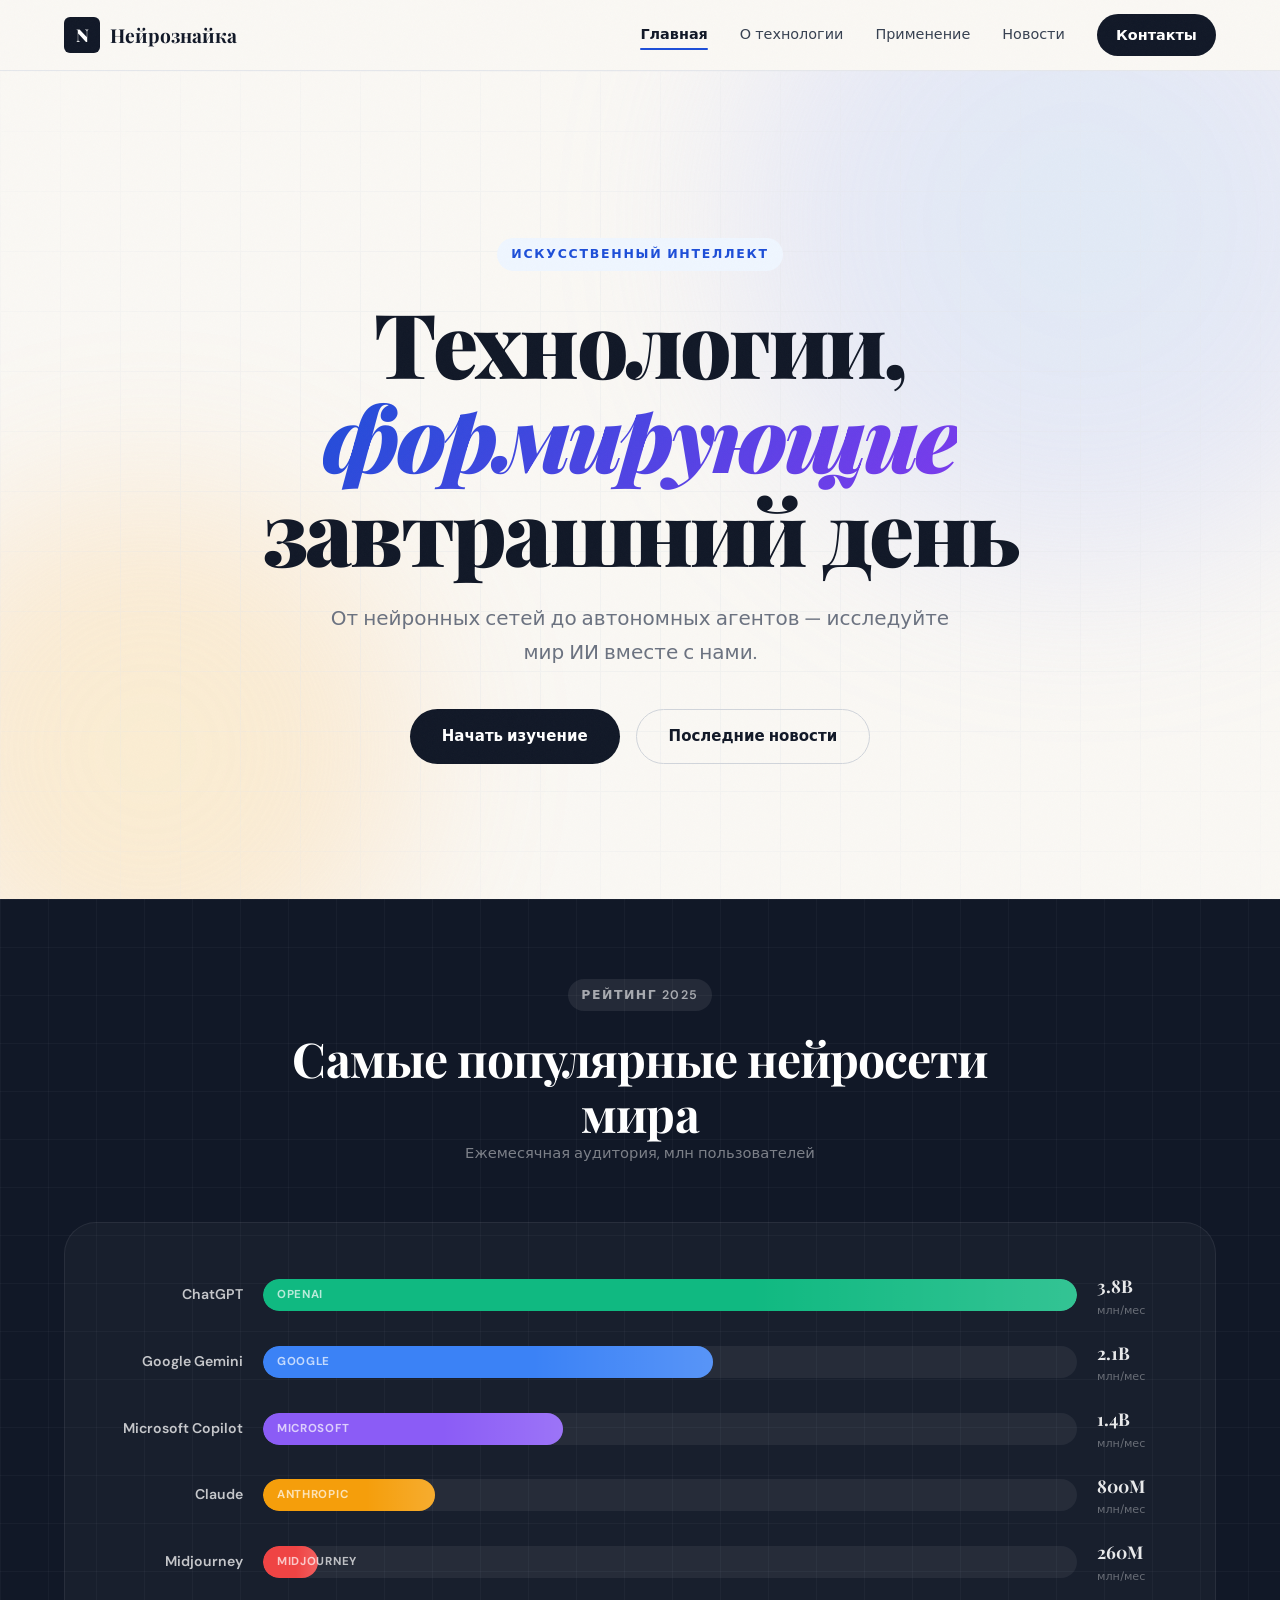
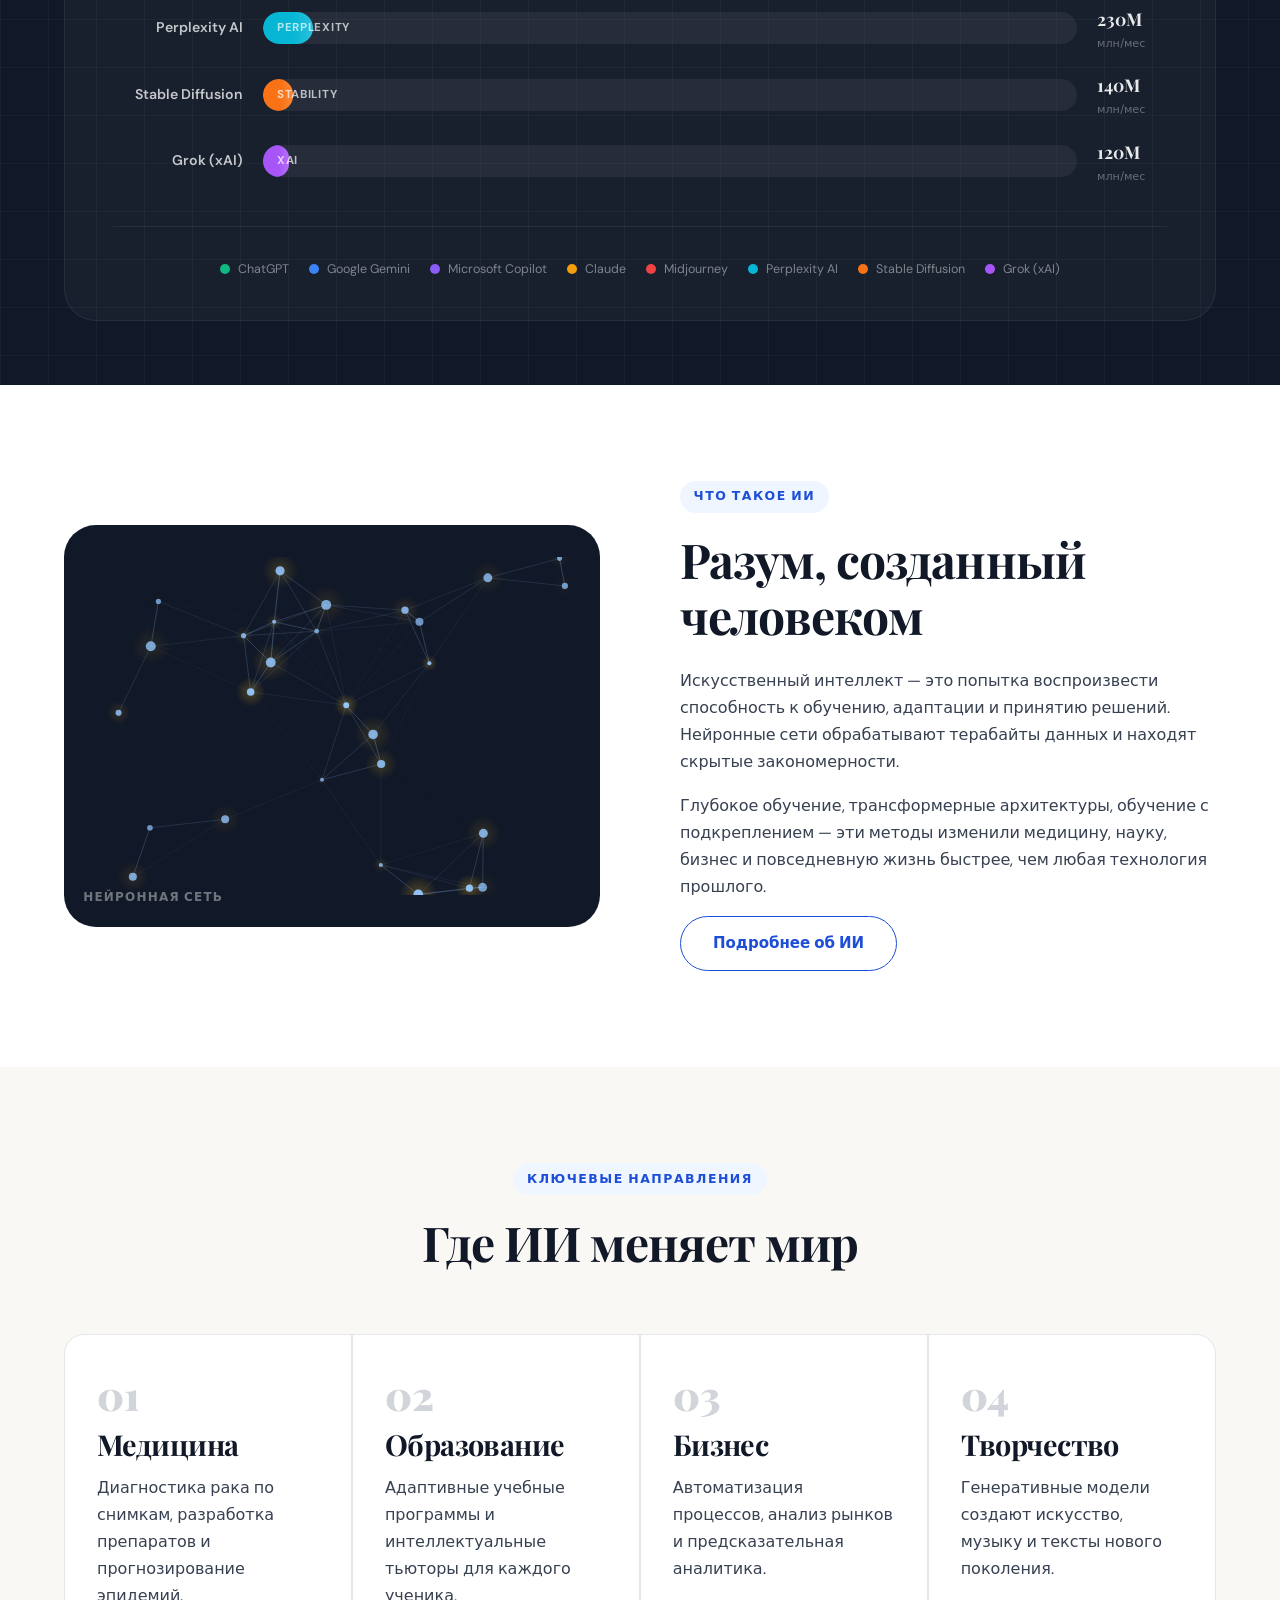
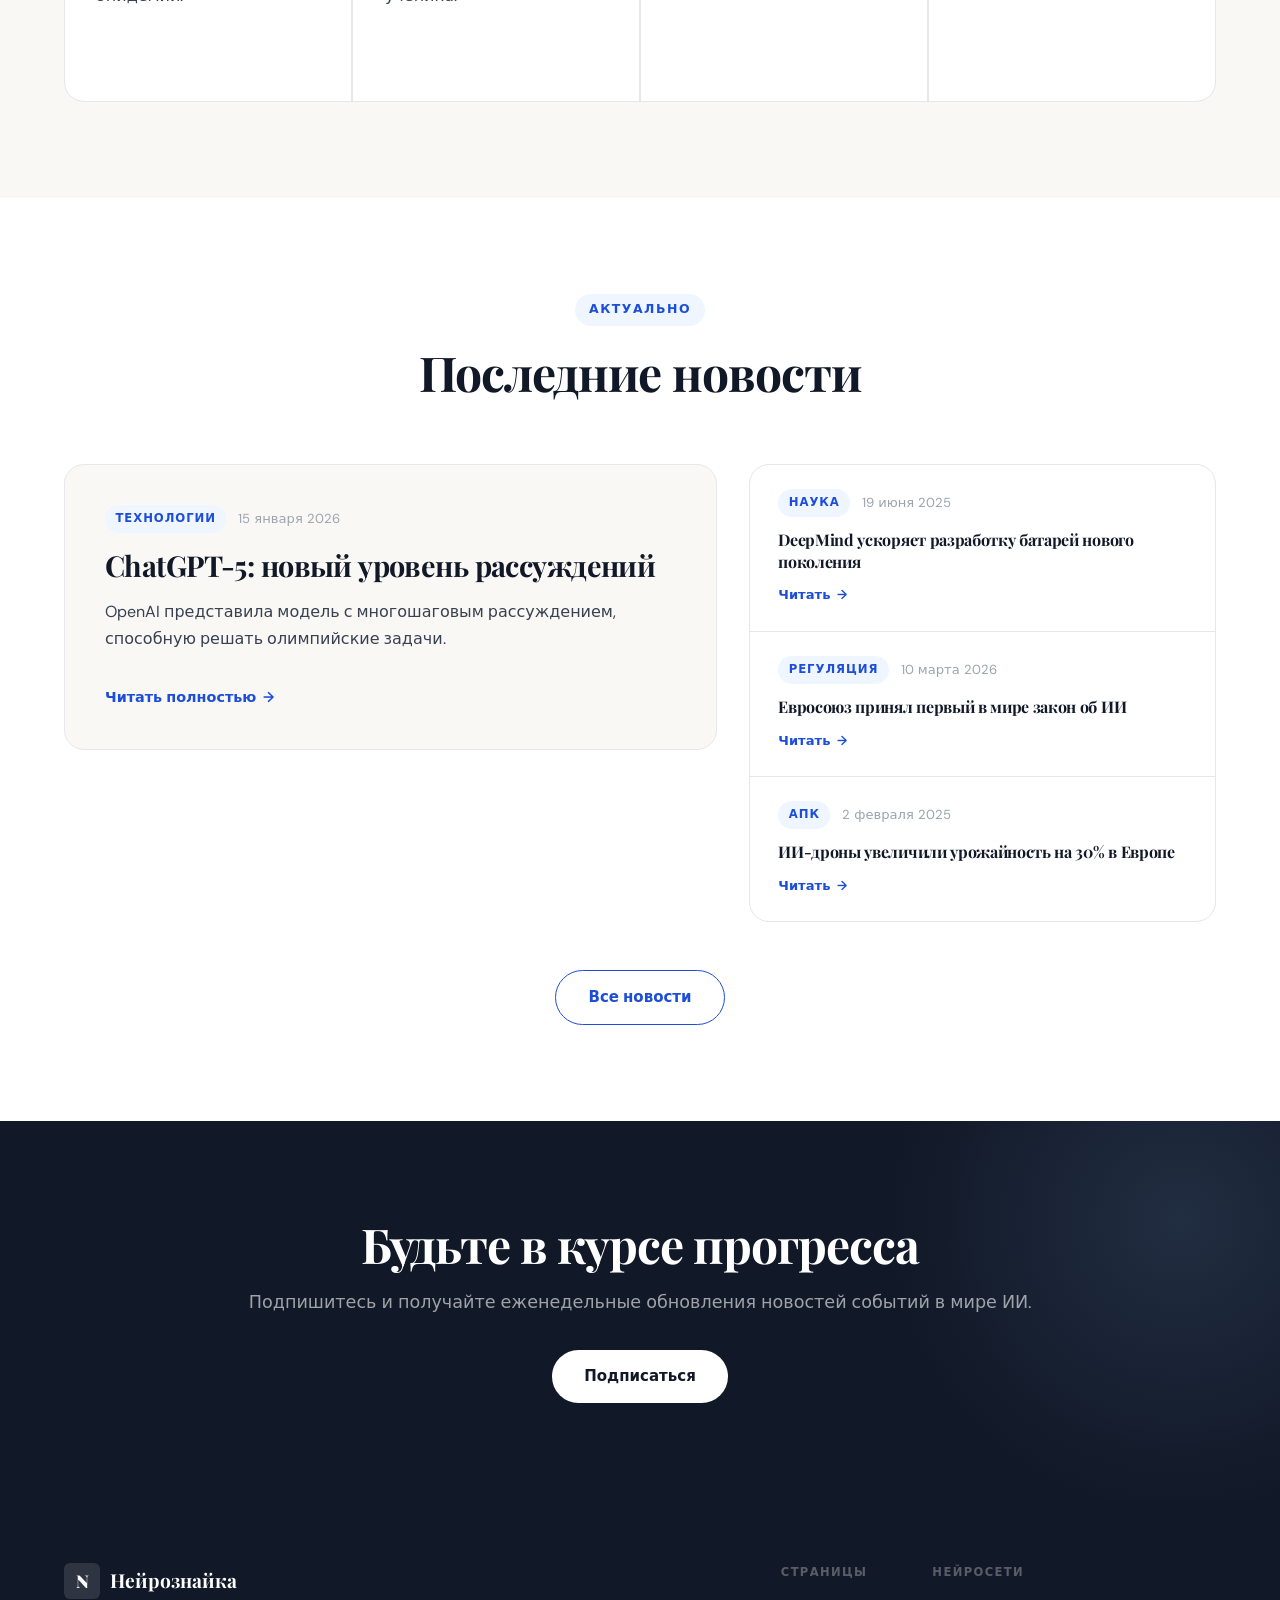
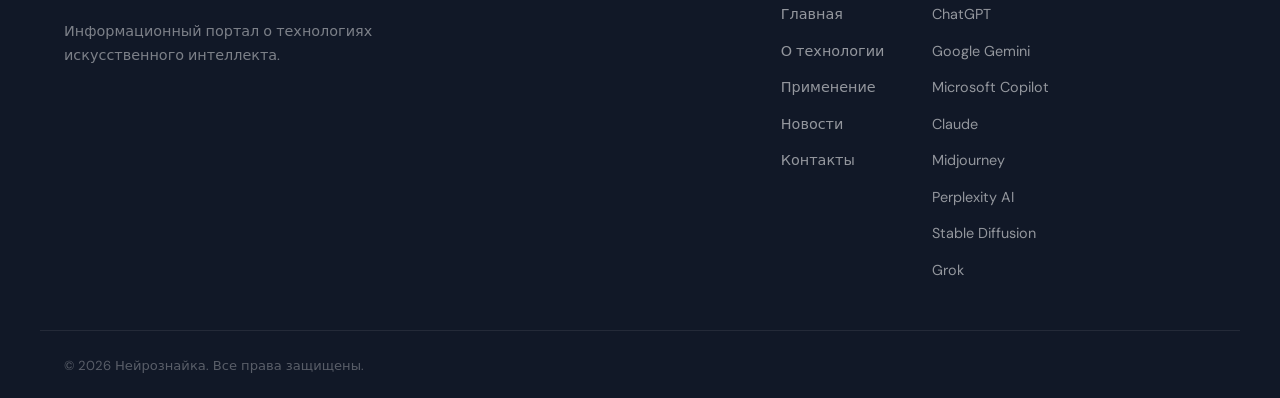
<file: index.html>
<!DOCTYPE html>
<html lang="ru">
<head>
<meta charset="UTF-8">
<meta name="viewport" content="width=device-width,initial-scale=1">
<title>Нейрознайка — Будущее искусственного интеллекта — Нейрознайка</title>
<link rel="preconnect" href="https://fonts.googleapis.com"><link href="https://fonts.googleapis.com/css2?family=Playfair+Display:ital,wght@0,400;0,700;0,900;1,400;1,700&family=DM+Sans:wght@300;400;500;600&display=swap" rel="stylesheet">
<link rel="stylesheet" href="style.css">
</head>
<body>
<div class="page-noise"></div>
<header class="site-header" id="H">
<div class="container nav-container">
<a href="index.html" class="logo"><span class="logo-mark">N</span><span class="logo-text">Нейрознайка</span></a>
<nav class="nav-links" id="NL">
<a href="index.html" class="nav-link active">Главная</a>
<a href="about.html" class="nav-link ">О технологии</a>
<a href="applications.html" class="nav-link ">Применение</a>
<a href="news.html" class="nav-link ">Новости</a>
<a href="contact.html" class="nav-link nav-cta ">Контакты</a>
</nav>
<button class="burger" id="B"><span></span><span></span><span></span></button>
</div>
</header>
<main>
<section class="hero">
<div class="hero-bg"><div class="blob blob-1"></div><div class="blob blob-2"></div><div class="hero-grid"></div></div>
<div class="container hero-inner">
<div class="hero-tag rv-up">Искусственный интеллект</div>
<h2 class="hero-title rv-up d1">Технологии,<br><em>формирующие</em><br>завтрашний день</h2>
<p class="hero-sub rv-up d2">От нейронных сетей до автономных агентов — исследуйте мир ИИ вместе с нами.</p>
<div class="hero-actions rv-up d3">
<a href="about.html" class="btn btn-primary">Начать изучение</a>
<a href="news.html" class="btn btn-ghost">Последние новости</a>
</div>
</div>
</section>

<section class="chart-section" id="chartSec">
<div class="container">
<div class="chart-hdr rv-up">
<span class="tag">Рейтинг 2025</span>
<h2>Самые популярные нейросети мира</h2>
<p class="chart-sub">Ежемесячная аудитория, млн пользователей</p>
</div>
<div class="chart-wrap rv-up d1">
<div class="chart-bars" id="chartBars"></div>
<div class="chart-legend" id="chartLeg"></div>
</div>
</div>
</section>

<section class="intro-sec">
<div class="container intro-grid">
<div class="intro-visual rv-left">
<div class="visual-card"><div class="visual-label">Нейронная сеть</div><div id="neuralWrap" style="width:100%;height:100%"></div></div>
</div>
<div class="intro-text rv-right">
<span class="tag">Что такое ИИ</span>
<h2>Разум, созданный человеком</h2>
<p>Искусственный интеллект — это попытка воспроизвести способность к обучению, адаптации и принятию решений. Нейронные сети обрабатывают терабайты данных и находят скрытые закономерности.</p>
<p>Глубокое обучение, трансформерные архитектуры, обучение с подкреплением — эти методы изменили медицину, науку, бизнес и повседневную жизнь быстрее, чем любая технология прошлого.</p>
<a href="about.html" class="btn btn-outline">Подробнее об ИИ</a>
</div>
</div>
</section>

<section class="hl-sec">
<div class="container">
<div class="sec-hdr rv-up"><span class="tag">Ключевые направления</span><h2>Где ИИ меняет мир</h2></div>
<div class="hl-grid">
<a href="applications.html" class="hl-card rv-up"><div class="hl-num">01</div><h3>Медицина</h3><p>Диагностика рака по снимкам, разработка препаратов и прогнозирование эпидемий.</p><span class="hl-arrow">Читать далее</span></a>
<a href="applications.html" class="hl-card rv-up d1"><div class="hl-num">02</div><h3>Образование</h3><p>Адаптивные учебные программы и интеллектуальные тьюторы для каждого ученика.</p><span class="hl-arrow">Читать далее</span></a>
<a href="applications.html" class="hl-card rv-up d2"><div class="hl-num">03</div><h3>Бизнес</h3><p>Автоматизация процессов, анализ рынков и предсказательная аналитика.</p><span class="hl-arrow">Читать далее</span></a>
<a href="applications.html" class="hl-card rv-up d3"><div class="hl-num">04</div><h3>Творчество</h3><p>Генеративные модели создают искусство, музыку и тексты нового поколения.</p><span class="hl-arrow">Читать далее</span></a>
</div>
</div>
</section>

<section class="news-prev">
<div class="container">
<div class="sec-hdr rv-up"><span class="tag">Актуально</span><h2>Последние новости</h2></div>
<div class="news-prev-grid">
<article class="news-card rv-left">
<div class="news-meta"><span class="ntag">Технологии</span><span class="ndate">15 января 2026</span></div>
<h3>ChatGPT-5: новый уровень рассуждений</h3>
<p>OpenAI представила модель с многошаговым рассуждением, способную решать олимпийские задачи.</p>
<a href="news.html" class="btn-text">Читать полностью</a>
</article>
<div class="news-side rv-right">
<article class="news-mini"><div class="news-meta"><span class="ntag">Наука</span><span class="ndate">19 июня 2025</span></div><h4>DeepMind ускоряет разработку батарей нового поколения</h4><a href="news.html" class="btn-text" style="font-size:.82rem">Читать</a></article>
<article class="news-mini"><div class="news-meta"><span class="ntag">Регуляция</span><span class="ndate">10 марта 2026</span></div><h4>Евросоюз принял первый в мире закон об ИИ</h4><a href="news.html" class="btn-text" style="font-size:.82rem">Читать</a></article>
<article class="news-mini"><div class="news-meta"><span class="ntag">АПК</span><span class="ndate">2 февраля 2025</span></div><h4>ИИ-дроны увеличили урожайность на 30% в Европе</h4><a href="news.html" class="btn-text" style="font-size:.82rem">Читать</a></article>
</div>
</div>
<div style="text-align:center;margin-top:3rem" class="rv-up"><a href="news.html" class="btn btn-outline">Все новости</a></div>
</div>
</section>

<section class="cta-sec rv-up">
<div class="container">
<h2>Будьте в курсе прогресса</h2>
<p>Подпишитесь и получайте еженедельные обновления новостей событий в мире ИИ.</p>
<a href="contact.html" class="btn btn-primary" style="background:#fff;color:#111827">Подписаться</a>
</div>
</section>
</main>
<footer class="site-footer">
<div class="container footer-inner">
<div class="footer-brand">
<div class="logo"><span class="logo-mark">N</span><span class="logo-text">Нейрознайка</span></div>
<p>Информационный портал о технологиях искусственного интеллекта.</p>
</div>
<div class="footer-links">
<div class="fc"><div class="fc-t">Страницы</div>
<a href="index.html">Главная</a><a href="about.html">О технологии</a>
<a href="applications.html">Применение</a><a href="news.html">Новости</a><a href="contact.html">Контакты</a>
</div>
<div class="fc"><div class="fc-t">Нейросети</div>
<a href="nn-chatgpt.html">ChatGPT</a><a href="nn-gemini.html">Google Gemini</a>
<a href="nn-copilot.html">Microsoft Copilot</a><a href="nn-claude.html">Claude</a>
<a href="nn-midjourney.html">Midjourney</a><a href="nn-perplexity.html">Perplexity AI</a>
<a href="nn-stablediffusion.html">Stable Diffusion</a><a href="nn-grok.html">Grok</a>
</div>
</div>
</div>
<div class="footer-bottom"><div class="container"><span>© 2026 Нейрознайка. Все права защищены.</span></div></div>
</footer>
<button class="go-top" id="GT"><svg width="18" height="18" viewBox="0 0 18 18" fill="none"><path d="M9 14V4M9 4L4 9M9 4l5 5" stroke="currentColor" stroke-width="2" stroke-linecap="round" stroke-linejoin="round"/></svg></button>
<script src="app.js"></script>
</body>
</html>
</file>
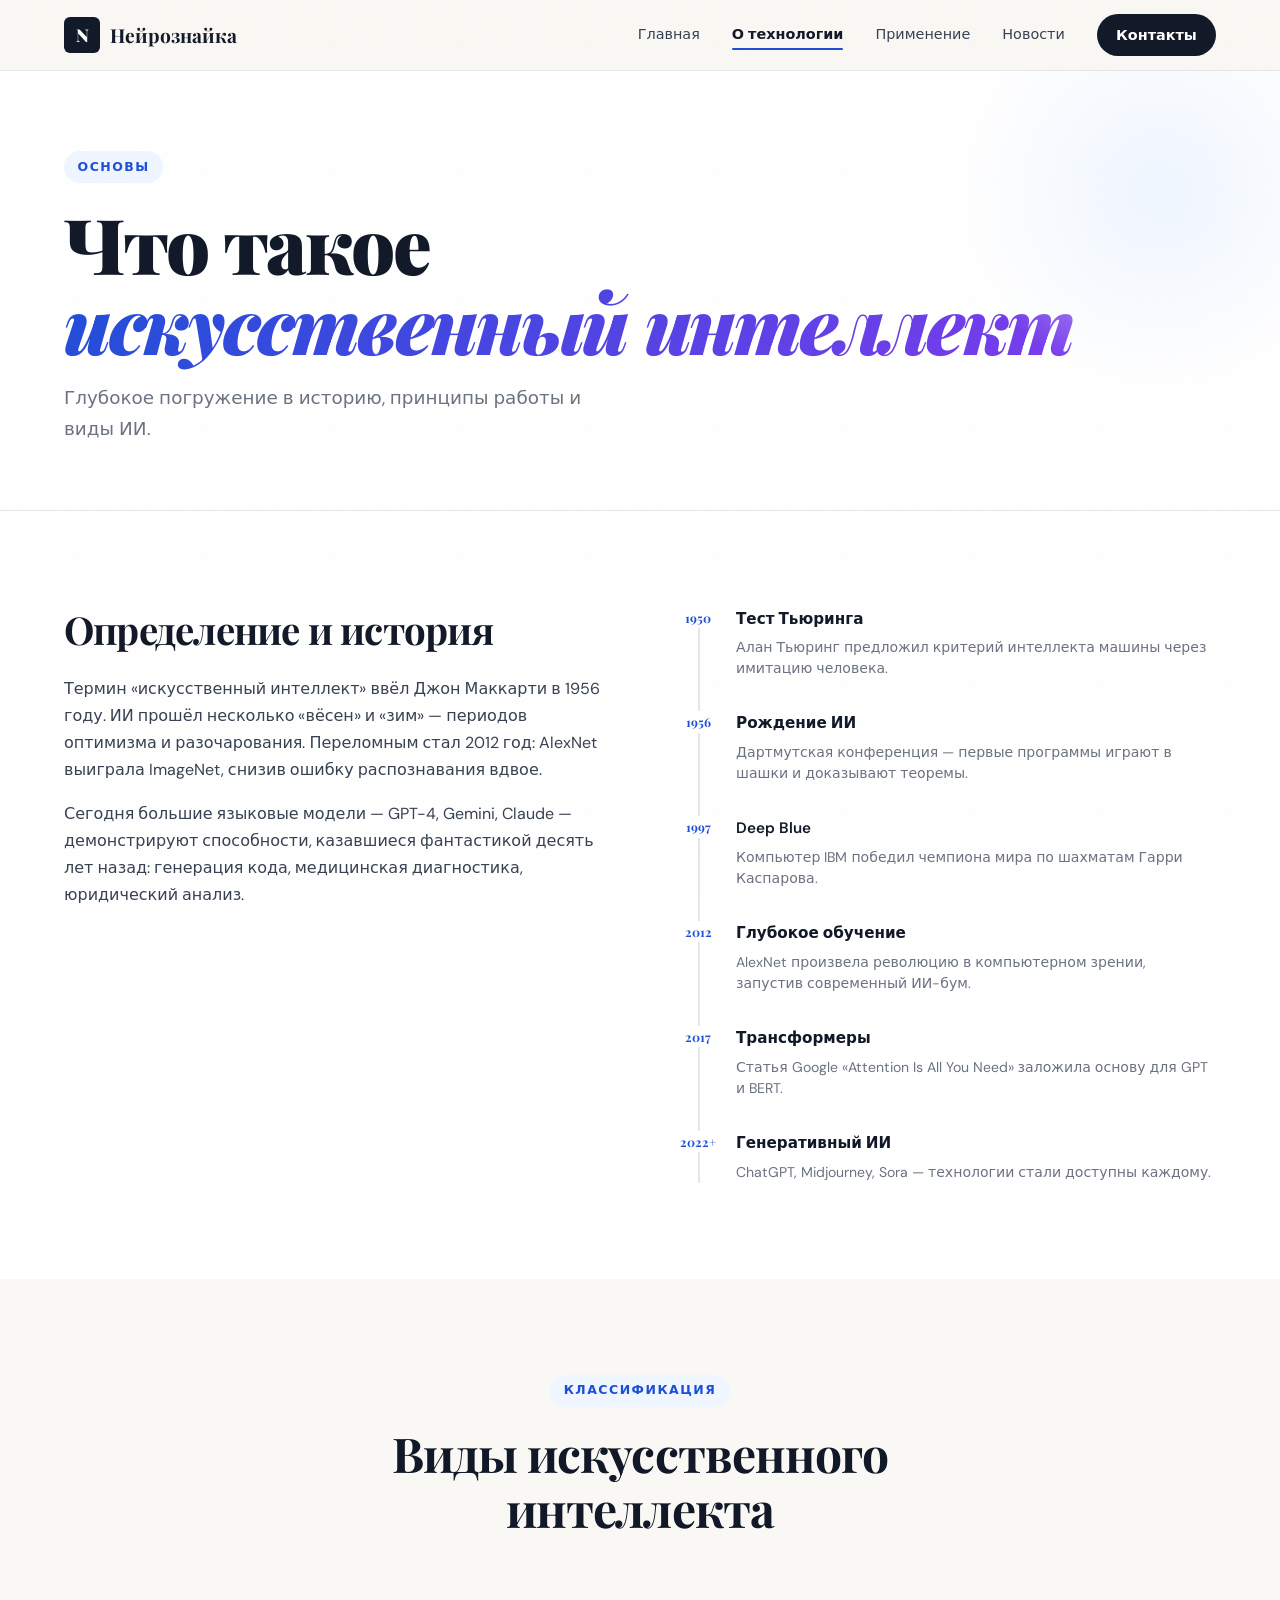
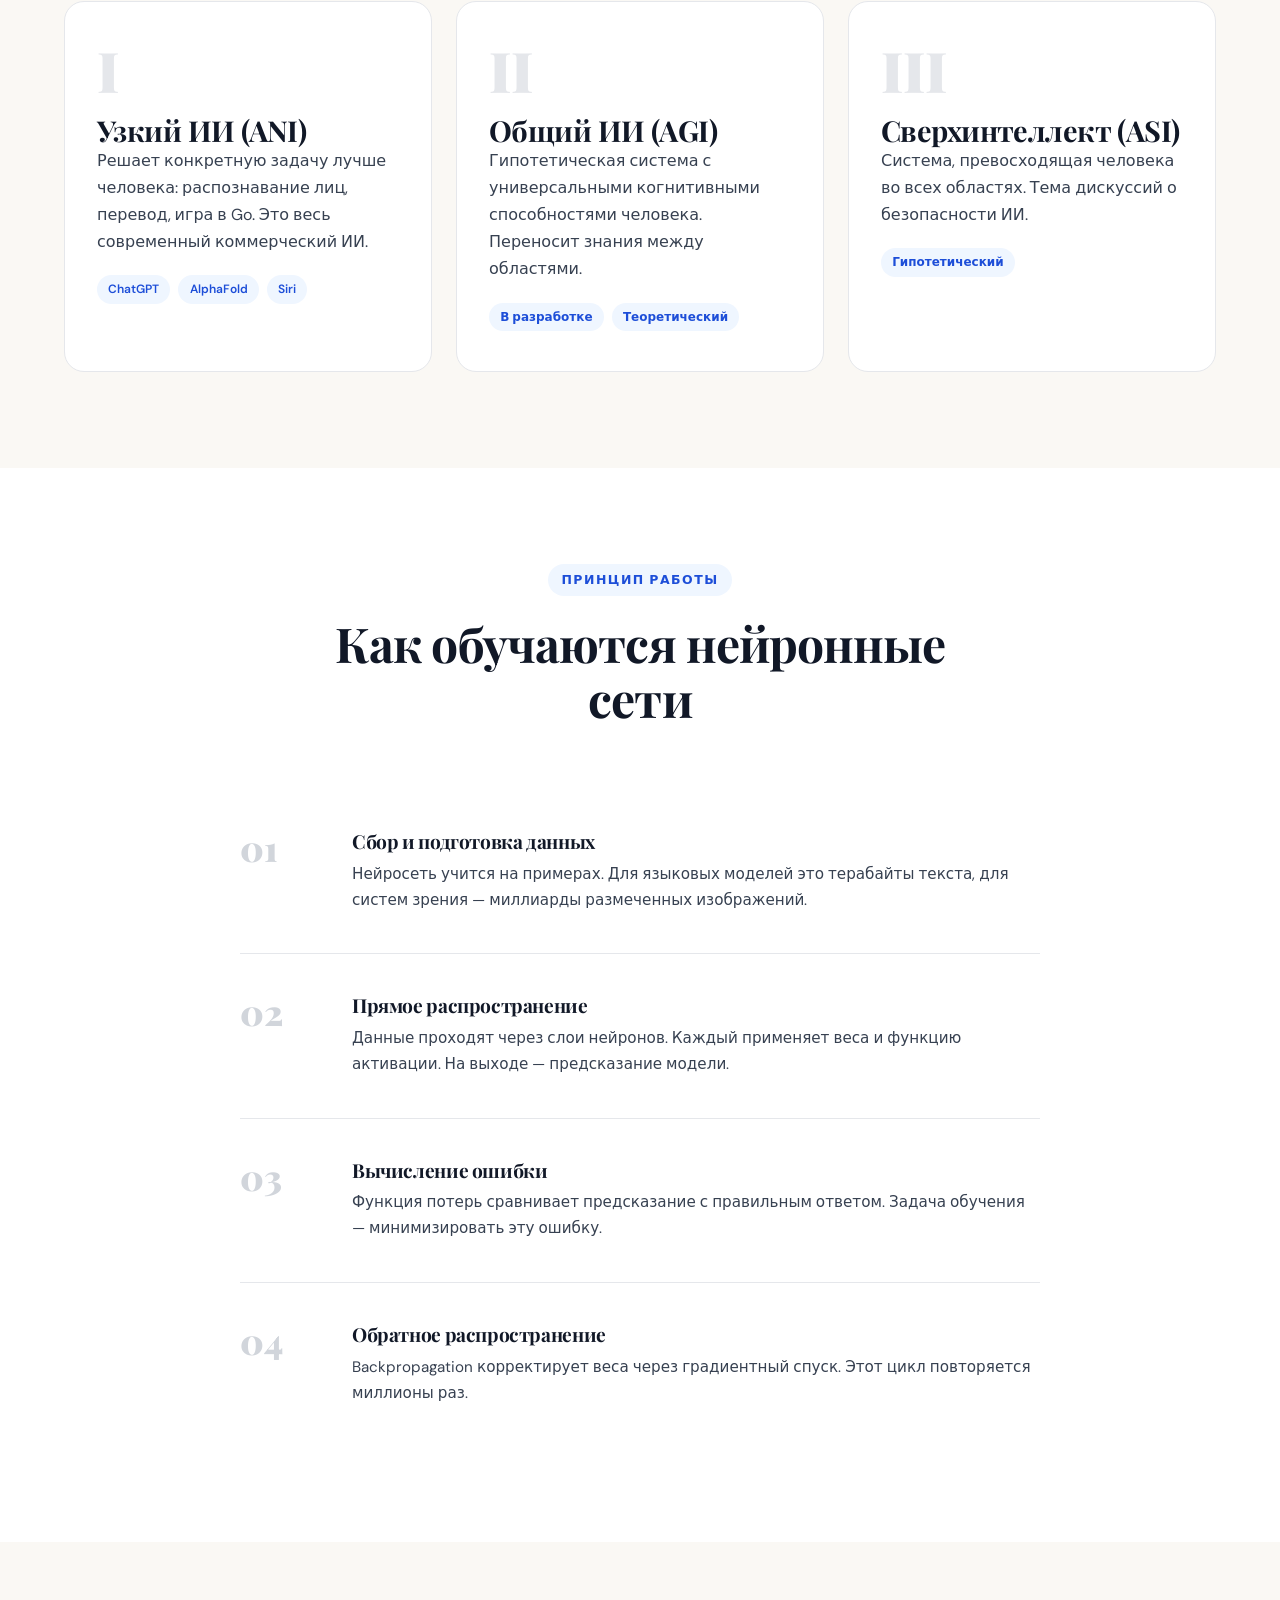
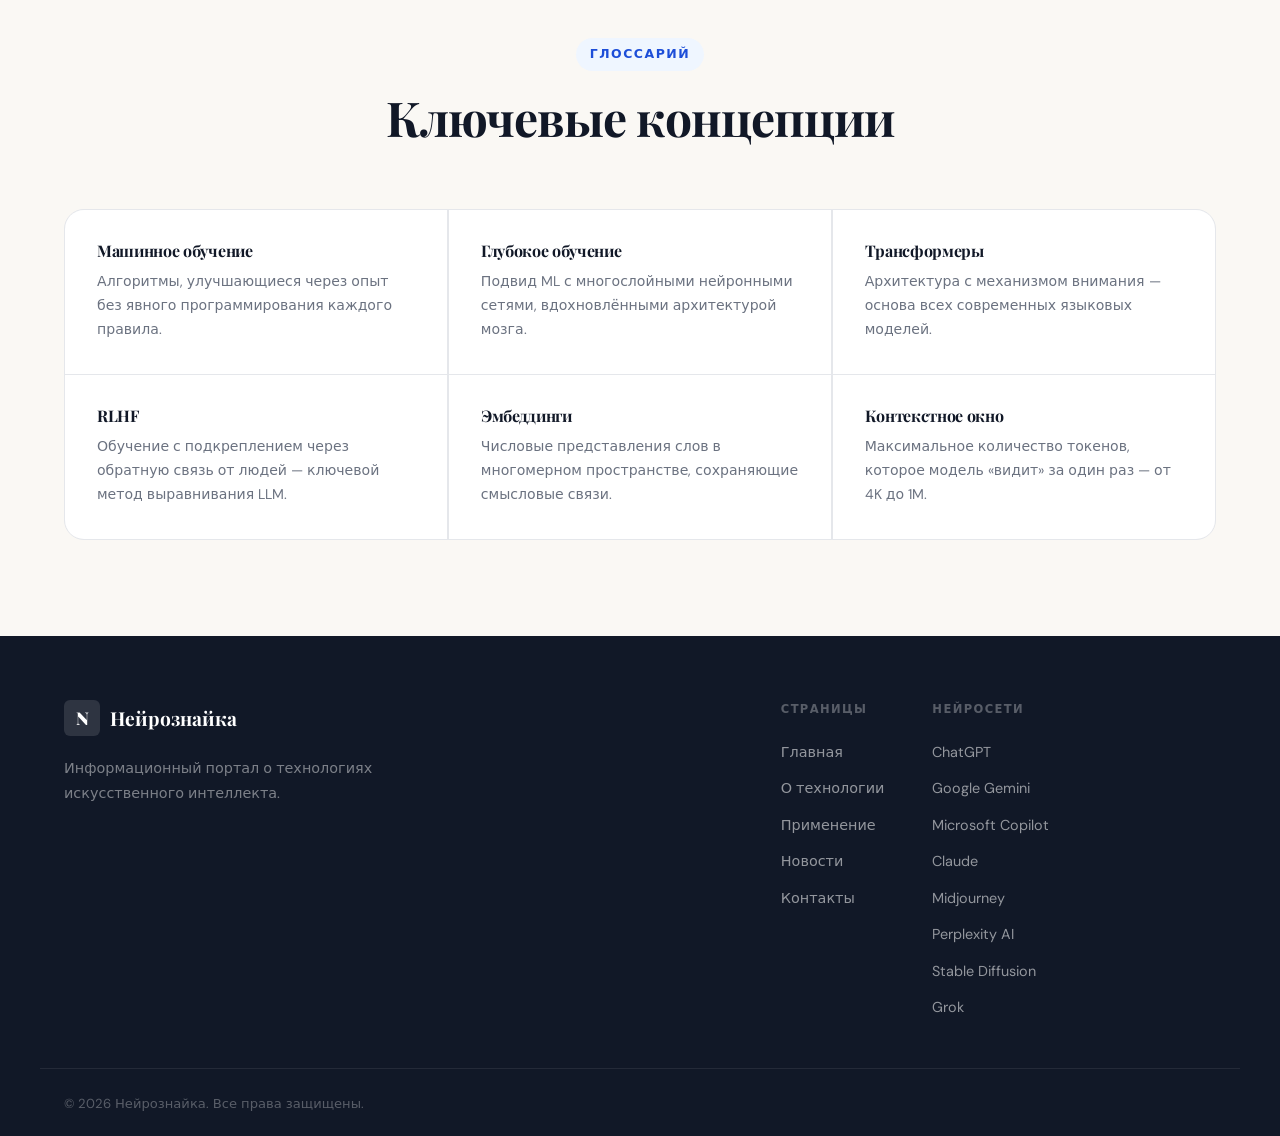
<file: about.html>
<!DOCTYPE html>
<html lang="ru">
<head>
<meta charset="UTF-8">
<meta name="viewport" content="width=device-width,initial-scale=1">
<title>О технологии — Нейрознайка</title>
<link rel="preconnect" href="https://fonts.googleapis.com"><link href="https://fonts.googleapis.com/css2?family=Playfair+Display:ital,wght@0,400;0,700;0,900;1,400;1,700&family=DM+Sans:wght@300;400;500;600&display=swap" rel="stylesheet">
<link rel="stylesheet" href="style.css">
</head>
<body>
<div class="page-noise"></div>
<header class="site-header" id="H">
<div class="container nav-container">
<a href="index.html" class="logo"><span class="logo-mark">N</span><span class="logo-text">Нейрознайка</span></a>
<nav class="nav-links" id="NL">
<a href="index.html" class="nav-link ">Главная</a>
<a href="about.html" class="nav-link active">О технологии</a>
<a href="applications.html" class="nav-link ">Применение</a>
<a href="news.html" class="nav-link ">Новости</a>
<a href="contact.html" class="nav-link nav-cta ">Контакты</a>
</nav>
<button class="burger" id="B"><span></span><span></span><span></span></button>
</div>
</header>
<main><section class="page-hero">
<div class="container">
<span class="tag rv-up">Основы</span>
<h1 class="page-title rv-up d1">Что такое<br><em>искусственный интеллект</em></h1>
<p class="page-sub rv-up d2">Глубокое погружение в историю, принципы работы и виды ИИ.</p>
</div>
</section>
<section class="content-sec">
<div class="container content-grid">
<div class="content-text rv-left">
<h2>Определение и история</h2>
<p>Термин «искусственный интеллект» ввёл Джон Маккарти в 1956 году. ИИ прошёл несколько «вёсен» и «зим» — периодов оптимизма и разочарования. Переломным стал 2012 год: AlexNet выиграла ImageNet, снизив ошибку распознавания вдвое.</p>
<p>Сегодня большие языковые модели — GPT-4, Gemini, Claude — демонстрируют способности, казавшиеся фантастикой десять лет назад: генерация кода, медицинская диагностика, юридический анализ.</p>
</div>
<div class="rv-right">
<div class="timeline">
<div class="tl-item"><div class="tl-year">1950</div><div class="tl-body"><strong>Тест Тьюринга</strong><p>Алан Тьюринг предложил критерий интеллекта машины через имитацию человека.</p></div></div>
<div class="tl-item"><div class="tl-year">1956</div><div class="tl-body"><strong>Рождение ИИ</strong><p>Дартмутская конференция — первые программы играют в шашки и доказывают теоремы.</p></div></div>
<div class="tl-item"><div class="tl-year">1997</div><div class="tl-body"><strong>Deep Blue</strong><p>Компьютер IBM победил чемпиона мира по шахматам Гарри Каспарова.</p></div></div>
<div class="tl-item"><div class="tl-year">2012</div><div class="tl-body"><strong>Глубокое обучение</strong><p>AlexNet произвела революцию в компьютерном зрении, запустив современный ИИ-бум.</p></div></div>
<div class="tl-item"><div class="tl-year">2017</div><div class="tl-body"><strong>Трансформеры</strong><p>Статья Google «Attention Is All You Need» заложила основу для GPT и BERT.</p></div></div>
<div class="tl-item"><div class="tl-year">2022+</div><div class="tl-body"><strong>Генеративный ИИ</strong><p>ChatGPT, Midjourney, Sora — технологии стали доступны каждому.</p></div></div>
</div>
</div>
</div>
</section>

<section class="types-sec">
<div class="container">
<div class="sec-hdr rv-up"><span class="tag">Классификация</span><h2>Виды искусственного интеллекта</h2></div>
<div class="types-grid">
<div class="type-card rv-up"><div class="type-num">I</div><h3>Узкий ИИ (ANI)</h3><p>Решает конкретную задачу лучше человека: распознавание лиц, перевод, игра в Go. Это весь современный коммерческий ИИ.</p><div class="type-tags"><span>ChatGPT</span><span>AlphaFold</span><span>Siri</span></div></div>
<div class="type-card rv-up d1"><div class="type-num">II</div><h3>Общий ИИ (AGI)</h3><p>Гипотетическая система с универсальными когнитивными способностями человека. Переносит знания между областями.</p><div class="type-tags"><span>В разработке</span><span>Теоретический</span></div></div>
<div class="type-card rv-up d2"><div class="type-num">III</div><h3>Сверхинтеллект (ASI)</h3><p>Система, превосходящая человека во всех областях. Тема дискуссий о безопасности ИИ.</p><div class="type-tags"><span>Гипотетический</span></div></div>
</div>
</div>
</section>

<section class="steps-sec">
<div class="container">
<div class="sec-hdr rv-up"><span class="tag">Принцип работы</span><h2>Как обучаются нейронные сети</h2></div>
<div class="steps-list">
<div class="step rv-up"><div class="step-n">01</div><div class="step-b"><h3>Сбор и подготовка данных</h3><p>Нейросеть учится на примерах. Для языковых моделей это терабайты текста, для систем зрения — миллиарды размеченных изображений.</p></div></div>
<div class="step rv-up d1"><div class="step-n">02</div><div class="step-b"><h3>Прямое распространение</h3><p>Данные проходят через слои нейронов. Каждый применяет веса и функцию активации. На выходе — предсказание модели.</p></div></div>
<div class="step rv-up d2"><div class="step-n">03</div><div class="step-b"><h3>Вычисление ошибки</h3><p>Функция потерь сравнивает предсказание с правильным ответом. Задача обучения — минимизировать эту ошибку.</p></div></div>
<div class="step rv-up d3"><div class="step-n">04</div><div class="step-b"><h3>Обратное распространение</h3><p>Backpropagation корректирует веса через градиентный спуск. Этот цикл повторяется миллионы раз.</p></div></div>
</div>
</div>
</section>

<section class="concepts-sec">
<div class="container">
<div class="sec-hdr rv-up"><span class="tag">Глоссарий</span><h2>Ключевые концепции</h2></div>
<div class="concepts-grid">
<div class="concept rv-up"><h4>Машинное обучение</h4><p>Алгоритмы, улучшающиеся через опыт без явного программирования каждого правила.</p></div>
<div class="concept rv-up d1"><h4>Глубокое обучение</h4><p>Подвид ML с многослойными нейронными сетями, вдохновлёнными архитектурой мозга.</p></div>
<div class="concept rv-up d2"><h4>Трансформеры</h4><p>Архитектура с механизмом внимания — основа всех современных языковых моделей.</p></div>
<div class="concept rv-up d3"><h4>RLHF</h4><p>Обучение с подкреплением через обратную связь от людей — ключевой метод выравнивания LLM.</p></div>
<div class="concept rv-up"><h4>Эмбеддинги</h4><p>Числовые представления слов в многомерном пространстве, сохраняющие смысловые связи.</p></div>
<div class="concept rv-up d1"><h4>Контекстное окно</h4><p>Максимальное количество токенов, которое модель «видит» за один раз — от 4K до 1M.</p></div>
</div>
</div>
</section>
</main>
<footer class="site-footer">
<div class="container footer-inner">
<div class="footer-brand">
<div class="logo"><span class="logo-mark">N</span><span class="logo-text">Нейрознайка</span></div>
<p>Информационный портал о технологиях искусственного интеллекта.</p>
</div>
<div class="footer-links">
<div class="fc"><div class="fc-t">Страницы</div>
<a href="index.html">Главная</a><a href="about.html">О технологии</a>
<a href="applications.html">Применение</a><a href="news.html">Новости</a><a href="contact.html">Контакты</a>
</div>
<div class="fc"><div class="fc-t">Нейросети</div>
<a href="nn-chatgpt.html">ChatGPT</a><a href="nn-gemini.html">Google Gemini</a>
<a href="nn-copilot.html">Microsoft Copilot</a><a href="nn-claude.html">Claude</a>
<a href="nn-midjourney.html">Midjourney</a><a href="nn-perplexity.html">Perplexity AI</a>
<a href="nn-stablediffusion.html">Stable Diffusion</a><a href="nn-grok.html">Grok</a>
</div>
</div>
</div>
<div class="footer-bottom"><div class="container"><span>© 2026 Нейрознайка. Все права защищены.</span></div></div>
</footer>
<button class="go-top" id="GT"><svg width="18" height="18" viewBox="0 0 18 18" fill="none"><path d="M9 14V4M9 4L4 9M9 4l5 5" stroke="currentColor" stroke-width="2" stroke-linecap="round" stroke-linejoin="round"/></svg></button>
<script src="app.js"></script>
</body>
</html>
</file>
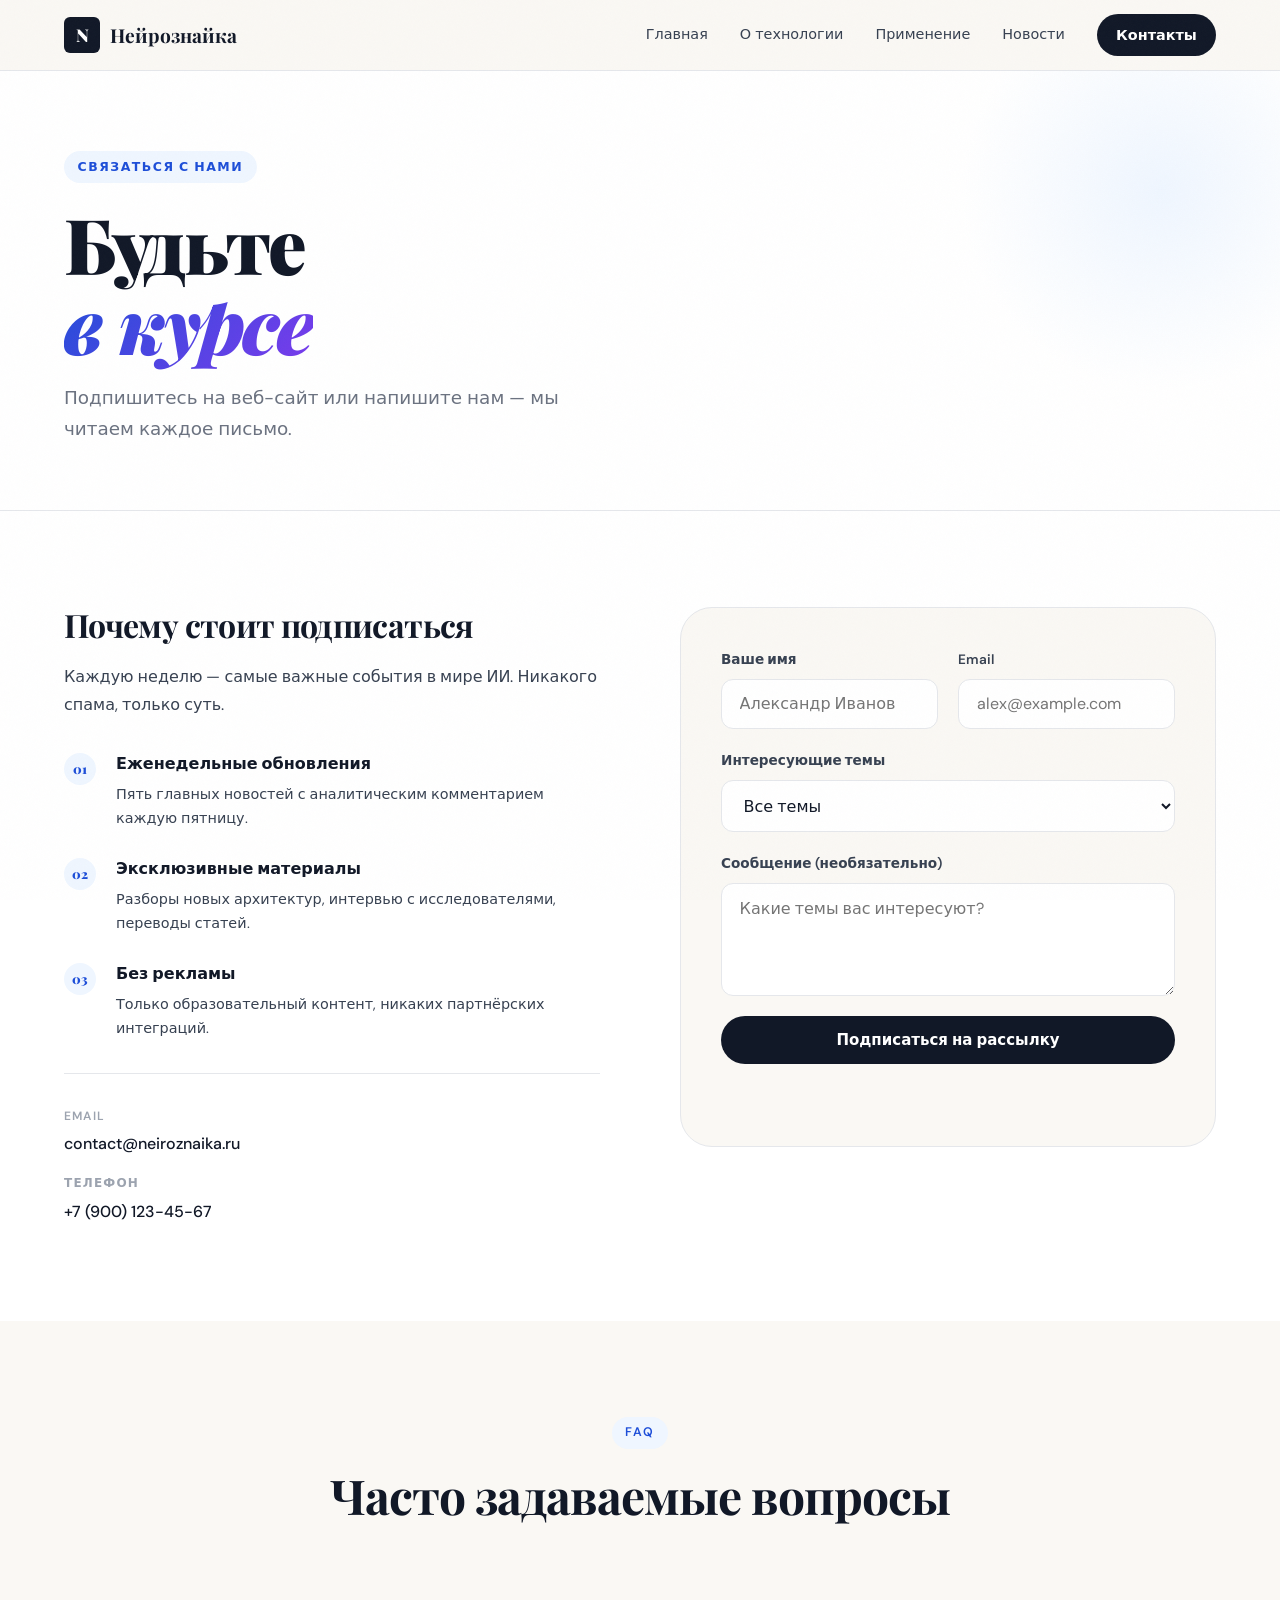
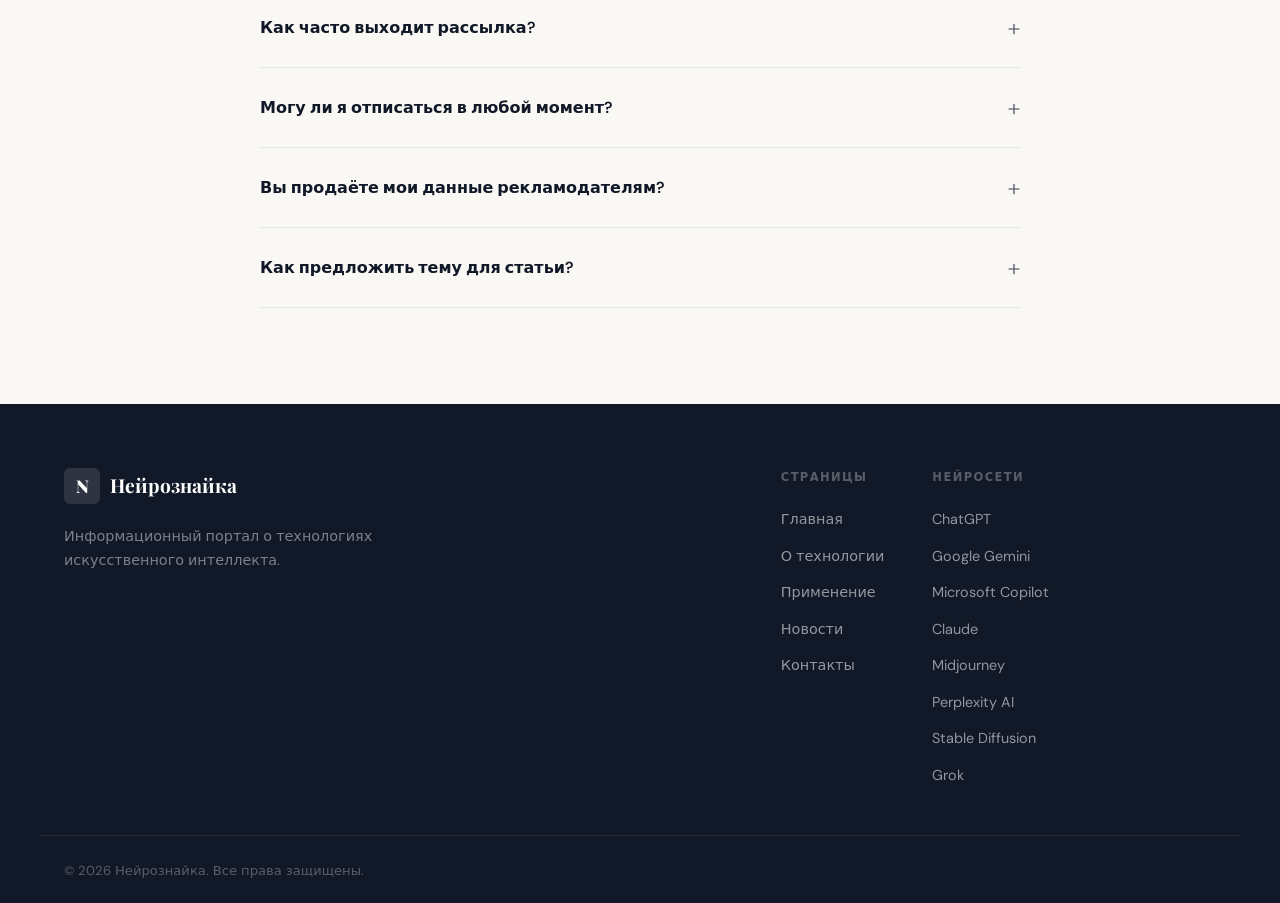
<file: contact.html>
<!DOCTYPE html>
<html lang="ru">
<head>
<meta charset="UTF-8">
<meta name="viewport" content="width=device-width,initial-scale=1">
<title>Контакты — Нейрознайка</title>
<link rel="preconnect" href="https://fonts.googleapis.com"><link href="https://fonts.googleapis.com/css2?family=Playfair+Display:ital,wght@0,400;0,700;0,900;1,400;1,700&family=DM+Sans:wght@300;400;500;600&display=swap" rel="stylesheet">
<link rel="stylesheet" href="style.css">
</head>
<body>
<div class="page-noise"></div>
<header class="site-header" id="H">
<div class="container nav-container">
<a href="index.html" class="logo"><span class="logo-mark">N</span><span class="logo-text">Нейрознайка</span></a>
<nav class="nav-links" id="NL">
<a href="index.html" class="nav-link ">Главная</a>
<a href="about.html" class="nav-link ">О технологии</a>
<a href="applications.html" class="nav-link ">Применение</a>
<a href="news.html" class="nav-link ">Новости</a>
<a href="contact.html" class="nav-link nav-cta active">Контакты</a>
</nav>
<button class="burger" id="B"><span></span><span></span><span></span></button>
</div>
</header>
<main><section class="page-hero">
<div class="container">
<span class="tag rv-up">Связаться с нами</span>
<h1 class="page-title rv-up d1">Будьте<br><em>в курсе</em></h1>
<p class="page-sub rv-up d2">Подпишитесь на веб-сайт или напишите нам — мы читаем каждое письмо.</p>
</div>
</section>
<section class="contact-sec">
<div class="container contact-grid">
<div class="ci rv-left">
<h2>Почему стоит подписаться</h2>
<p>Каждую неделю — самые важные события в мире ИИ. Никакого спама, только суть.</p>
<div class="perks">
<div class="perk"><div class="perk-n">01</div><div><strong>Еженедельные обновления</strong><p>Пять главных новостей с аналитическим комментарием каждую пятницу.</p></div></div>
<div class="perk"><div class="perk-n">02</div><div><strong>Эксклюзивные материалы</strong><p>Разборы новых архитектур, интервью с исследователями, переводы статей.</p></div></div>
<div class="perk"><div class="perk-n">03</div><div><strong>Без рекламы</strong><p>Только образовательный контент, никаких партнёрских интеграций.</p></div></div>
</div>
<div class="cd">
<div class="cd-item"><div class="cd-lbl">Email</div><a href="mailto:contact@neiroznaika.ru">contact@neiroznaika.ru</a></div>
<div class="cd-item"><div class="cd-lbl">Телефон</div><a href="tel:+79001234567">+7 (900) 123-45-67</a></div>
</div>
</div>
<div class="cf-wrap rv-right">
<form id="CF" class="cf">
<div class="form-row">
<div class="fg"><label for="sn">Ваше имя</label><input id="sn" type="text" placeholder="Александр Иванов" required></div>
<div class="fg"><label for="se">Email</label><input id="se" type="email" placeholder="alex@example.com" required></div>
</div>
<div class="fg"><label for="st">Интересующие темы</label>
<select id="st"><option value="">Все темы</option><option value="tech">Технологии и модели</option><option value="sci">Научные исследования</option><option value="biz">Бизнес и инвестиции</option><option value="law">Регуляция и этика</option></select>
</div>
<div class="fg"><label for="sm">Сообщение (необязательно)</label><textarea id="sm" rows="4" placeholder="Какие темы вас интересуют?"></textarea></div>
<button type="submit" class="btn btn-primary" style="width:100%;justify-content:center">Подписаться на рассылку</button>
<div id="CFB" class="ff"></div>
</form>
</div>
</div>
</section>

<section class="faq-sec">
<div class="container">
<div class="sec-hdr rv-up"><span class="tag">FAQ</span><h2>Часто задаваемые вопросы</h2></div>
<div class="faq-list">
<div class="faq-item rv-up"><button class="faq-q">Как часто выходит рассылка?</button><div class="faq-a"><p>Еженедельно, по пятницам. 5–7 главных новостей с комментарием и ссылками на первоисточники.</p></div></div>
<div class="faq-item rv-up d1"><button class="faq-q">Могу ли я отписаться в любой момент?</button><div class="faq-a"><p>Да, в каждом письме есть ссылка «Отписаться». Одно нажатие — и вы больше не будете получать наши письма.</p></div></div>
<div class="faq-item rv-up d2"><button class="faq-q">Вы продаёте мои данные рекламодателям?</button><div class="faq-a"><p>Нет. Мы не передаём и не продаём данные третьим лицам. Собираем только имя и email для рассылки.</p></div></div>
<div class="faq-item rv-up d3"><button class="faq-q">Как предложить тему для статьи?</button><div class="faq-a"><p>Напишите на contact@neiroznaika.ru или оставьте сообщение в форме выше.</p></div></div>
</div>
</div>
</section>
</main>
<footer class="site-footer">
<div class="container footer-inner">
<div class="footer-brand">
<div class="logo"><span class="logo-mark">N</span><span class="logo-text">Нейрознайка</span></div>
<p>Информационный портал о технологиях искусственного интеллекта.</p>
</div>
<div class="footer-links">
<div class="fc"><div class="fc-t">Страницы</div>
<a href="index.html">Главная</a><a href="about.html">О технологии</a>
<a href="applications.html">Применение</a><a href="news.html">Новости</a><a href="contact.html">Контакты</a>
</div>
<div class="fc"><div class="fc-t">Нейросети</div>
<a href="nn-chatgpt.html">ChatGPT</a><a href="nn-gemini.html">Google Gemini</a>
<a href="nn-copilot.html">Microsoft Copilot</a><a href="nn-claude.html">Claude</a>
<a href="nn-midjourney.html">Midjourney</a><a href="nn-perplexity.html">Perplexity AI</a>
<a href="nn-stablediffusion.html">Stable Diffusion</a><a href="nn-grok.html">Grok</a>
</div>
</div>
</div>
<div class="footer-bottom"><div class="container"><span>© 2026 Нейрознайка. Все права защищены.</span></div></div>
</footer>
<button class="go-top" id="GT"><svg width="18" height="18" viewBox="0 0 18 18" fill="none"><path d="M9 14V4M9 4L4 9M9 4l5 5" stroke="currentColor" stroke-width="2" stroke-linecap="round" stroke-linejoin="round"/></svg></button>
<script src="app.js"></script>
</body>
</html>
</file>
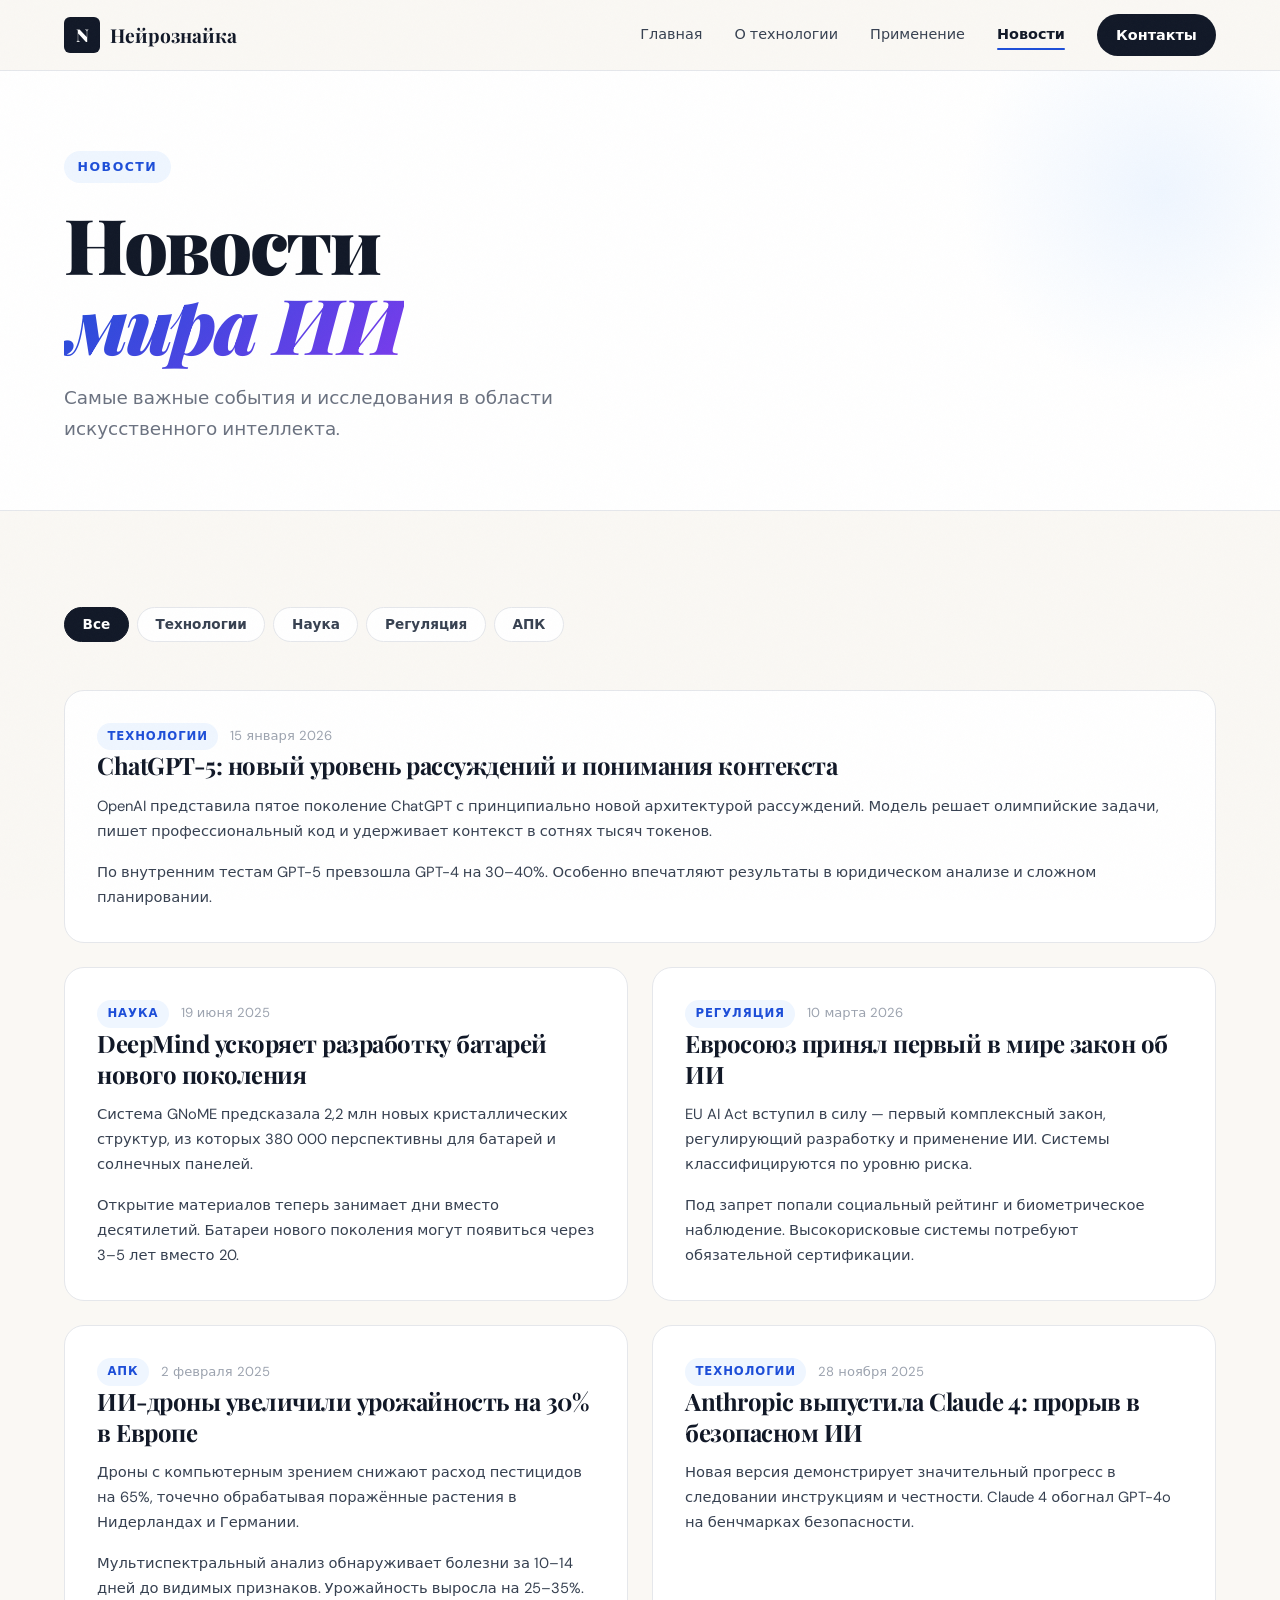
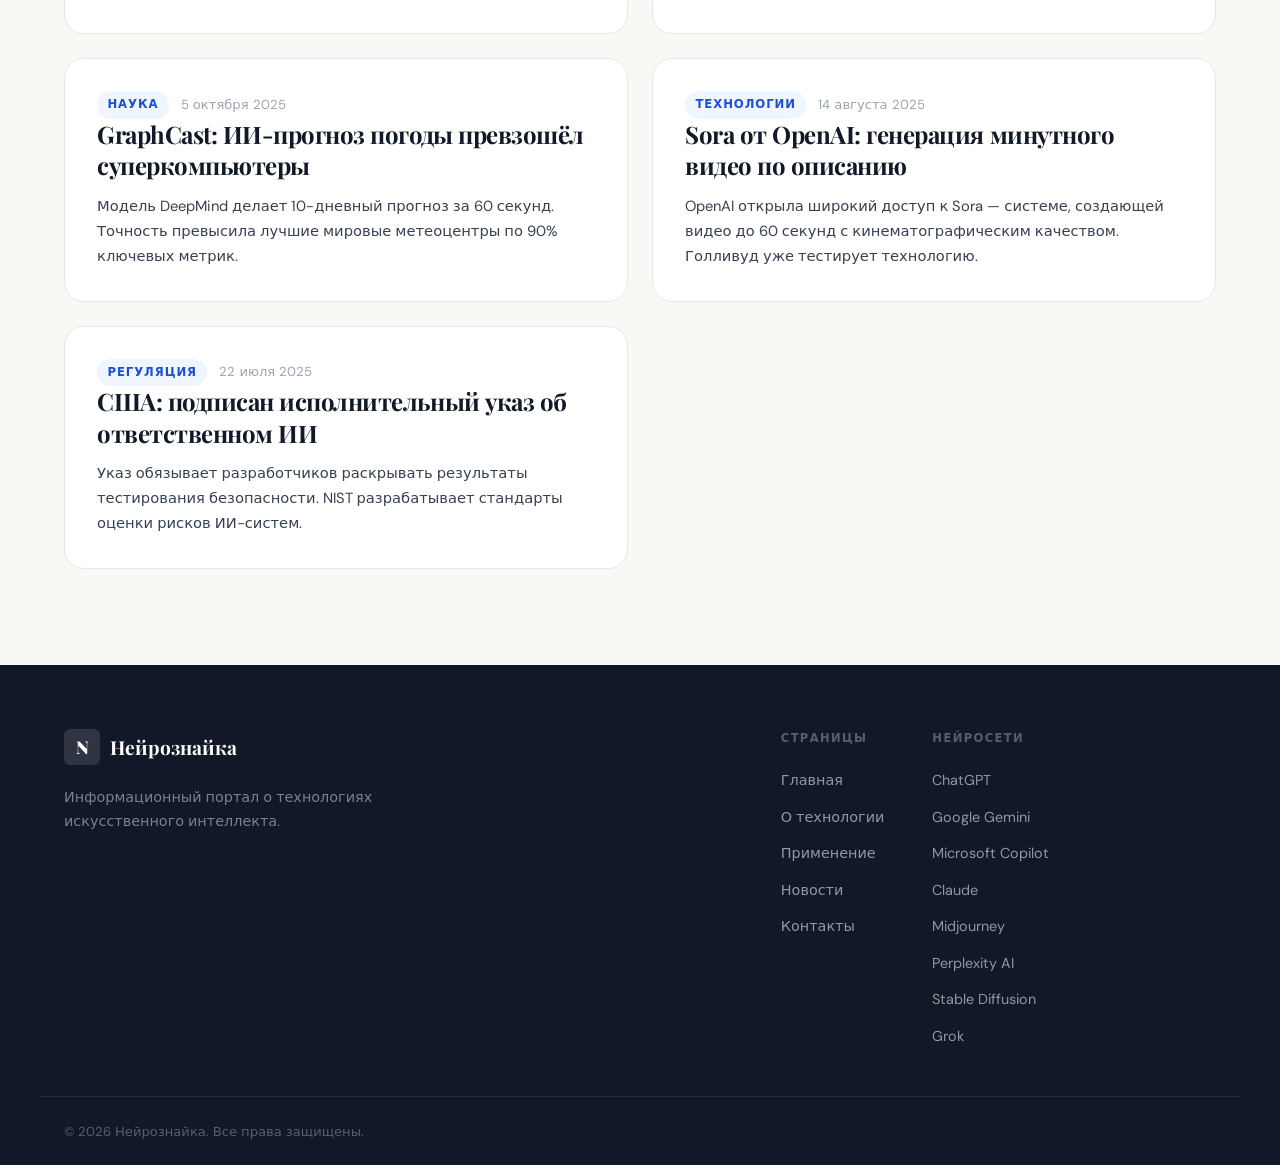
<file: news.html>
<!DOCTYPE html>
<html lang="ru">
<head>
<meta charset="UTF-8">
<meta name="viewport" content="width=device-width,initial-scale=1">
<title>Новости — Нейрознайка</title>
<link rel="preconnect" href="https://fonts.googleapis.com"><link href="https://fonts.googleapis.com/css2?family=Playfair+Display:ital,wght@0,400;0,700;0,900;1,400;1,700&family=DM+Sans:wght@300;400;500;600&display=swap" rel="stylesheet">
<link rel="stylesheet" href="style.css">
</head>
<body>
<div class="page-noise"></div>
<header class="site-header" id="H">
<div class="container nav-container">
<a href="index.html" class="logo"><span class="logo-mark">N</span><span class="logo-text">Нейрознайка</span></a>
<nav class="nav-links" id="NL">
<a href="index.html" class="nav-link ">Главная</a>
<a href="about.html" class="nav-link ">О технологии</a>
<a href="applications.html" class="nav-link ">Применение</a>
<a href="news.html" class="nav-link active">Новости</a>
<a href="contact.html" class="nav-link nav-cta ">Контакты</a>
</nav>
<button class="burger" id="B"><span></span><span></span><span></span></button>
</div>
</header>
<main><section class="page-hero">
<div class="container">
<span class="tag rv-up">Новости</span>
<h1 class="page-title rv-up d1">Новости<br><em>мира ИИ</em></h1>
<p class="page-sub rv-up d2">Самые важные события и исследования в области искусственного интеллекта.</p>
</div>
</section>
<section class="news-sec">
<div class="container">
<div class="filters rv-up">
<button class="fbtn on" data-f="all">Все</button>
<button class="fbtn" data-f="tech">Технологии</button>
<button class="fbtn" data-f="sci">Наука</button>
<button class="fbtn" data-f="law">Регуляция</button>
<button class="fbtn" data-f="agro">АПК</button>
</div>
<div class="news-grid">
<article class="nc feat rv-up" data-cat="tech">
<div class="news-meta"><span class="ntag">Технологии</span><span class="ndate">15 января 2026</span></div>
<h2>ChatGPT-5: новый уровень рассуждений и понимания контекста</h2><p>OpenAI представила пятое поколение ChatGPT с принципиально новой архитектурой рассуждений. Модель решает олимпийские задачи, пишет профессиональный код и удерживает контекст в сотнях тысяч токенов.</p><p>По внутренним тестам GPT-5 превзошла GPT-4 на 30–40%. Особенно впечатляют результаты в юридическом анализе и сложном планировании.</p>
</article>
<article class="nc rv-up" data-cat="sci">
<div class="news-meta"><span class="ntag">Наука</span><span class="ndate">19 июня 2025</span></div>
<h2>DeepMind ускоряет разработку батарей нового поколения</h2><p>Система GNoME предсказала 2,2 млн новых кристаллических структур, из которых 380 000 перспективны для батарей и солнечных панелей.</p><p>Открытие материалов теперь занимает дни вместо десятилетий. Батареи нового поколения могут появиться через 3–5 лет вместо 20.</p>
</article>
<article class="nc rv-up" data-cat="law">
<div class="news-meta"><span class="ntag">Регуляция</span><span class="ndate">10 марта 2026</span></div>
<h2>Евросоюз принял первый в мире закон об ИИ</h2><p>EU AI Act вступил в силу — первый комплексный закон, регулирующий разработку и применение ИИ. Системы классифицируются по уровню риска.</p><p>Под запрет попали социальный рейтинг и биометрическое наблюдение. Высокорисковые системы потребуют обязательной сертификации.</p>
</article>
<article class="nc rv-up" data-cat="agro">
<div class="news-meta"><span class="ntag">АПК</span><span class="ndate">2 февраля 2025</span></div>
<h2>ИИ-дроны увеличили урожайность на 30% в Европе</h2><p>Дроны с компьютерным зрением снижают расход пестицидов на 65%, точечно обрабатывая поражённые растения в Нидерландах и Германии.</p><p>Мультиспектральный анализ обнаруживает болезни за 10–14 дней до видимых признаков. Урожайность выросла на 25–35%.</p>
</article>
<article class="nc rv-up" data-cat="tech">
<div class="news-meta"><span class="ntag">Технологии</span><span class="ndate">28 ноября 2025</span></div>
<h2>Anthropic выпустила Claude 4: прорыв в безопасном ИИ</h2><p>Новая версия демонстрирует значительный прогресс в следовании инструкциям и честности. Claude 4 обогнал GPT-4o на бенчмарках безопасности.</p>
</article>
<article class="nc rv-up" data-cat="sci">
<div class="news-meta"><span class="ntag">Наука</span><span class="ndate">5 октября 2025</span></div>
<h2>GraphCast: ИИ-прогноз погоды превзошёл суперкомпьютеры</h2><p>Модель DeepMind делает 10-дневный прогноз за 60 секунд. Точность превысила лучшие мировые метеоцентры по 90% ключевых метрик.</p>
</article>
<article class="nc rv-up" data-cat="tech">
<div class="news-meta"><span class="ntag">Технологии</span><span class="ndate">14 августа 2025</span></div>
<h2>Sora от OpenAI: генерация минутного видео по описанию</h2><p>OpenAI открыла широкий доступ к Sora — системе, создающей видео до 60 секунд с кинематографическим качеством. Голливуд уже тестирует технологию.</p>
</article>
<article class="nc rv-up" data-cat="law">
<div class="news-meta"><span class="ntag">Регуляция</span><span class="ndate">22 июля 2025</span></div>
<h2>США: подписан исполнительный указ об ответственном ИИ</h2><p>Указ обязывает разработчиков раскрывать результаты тестирования безопасности. NIST разрабатывает стандарты оценки рисков ИИ-систем.</p>
</article>
</div>
</div>
</section>
</main>
<footer class="site-footer">
<div class="container footer-inner">
<div class="footer-brand">
<div class="logo"><span class="logo-mark">N</span><span class="logo-text">Нейрознайка</span></div>
<p>Информационный портал о технологиях искусственного интеллекта.</p>
</div>
<div class="footer-links">
<div class="fc"><div class="fc-t">Страницы</div>
<a href="index.html">Главная</a><a href="about.html">О технологии</a>
<a href="applications.html">Применение</a><a href="news.html">Новости</a><a href="contact.html">Контакты</a>
</div>
<div class="fc"><div class="fc-t">Нейросети</div>
<a href="nn-chatgpt.html">ChatGPT</a><a href="nn-gemini.html">Google Gemini</a>
<a href="nn-copilot.html">Microsoft Copilot</a><a href="nn-claude.html">Claude</a>
<a href="nn-midjourney.html">Midjourney</a><a href="nn-perplexity.html">Perplexity AI</a>
<a href="nn-stablediffusion.html">Stable Diffusion</a><a href="nn-grok.html">Grok</a>
</div>
</div>
</div>
<div class="footer-bottom"><div class="container"><span>© 2026 Нейрознайка. Все права защищены.</span></div></div>
</footer>
<button class="go-top" id="GT"><svg width="18" height="18" viewBox="0 0 18 18" fill="none"><path d="M9 14V4M9 4L4 9M9 4l5 5" stroke="currentColor" stroke-width="2" stroke-linecap="round" stroke-linejoin="round"/></svg></button>
<script src="app.js"></script>
</body>
</html>
</file>
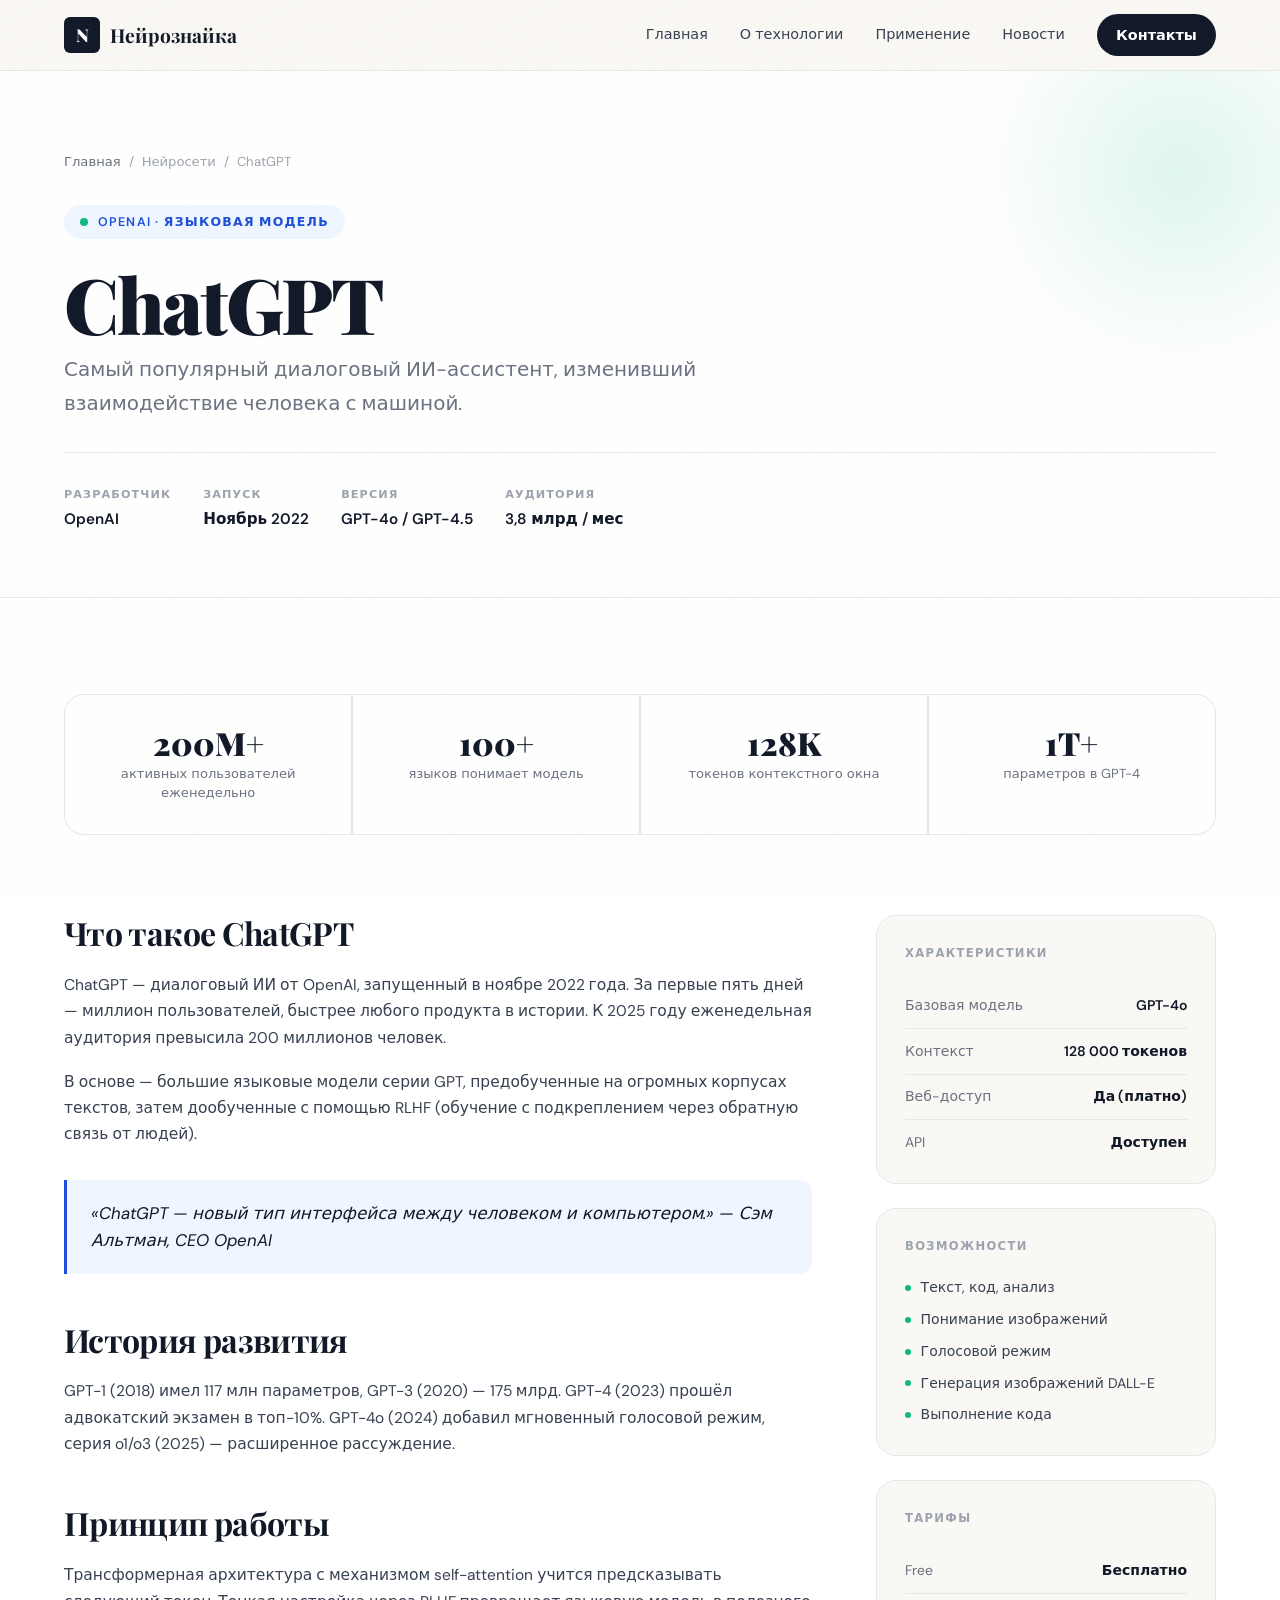
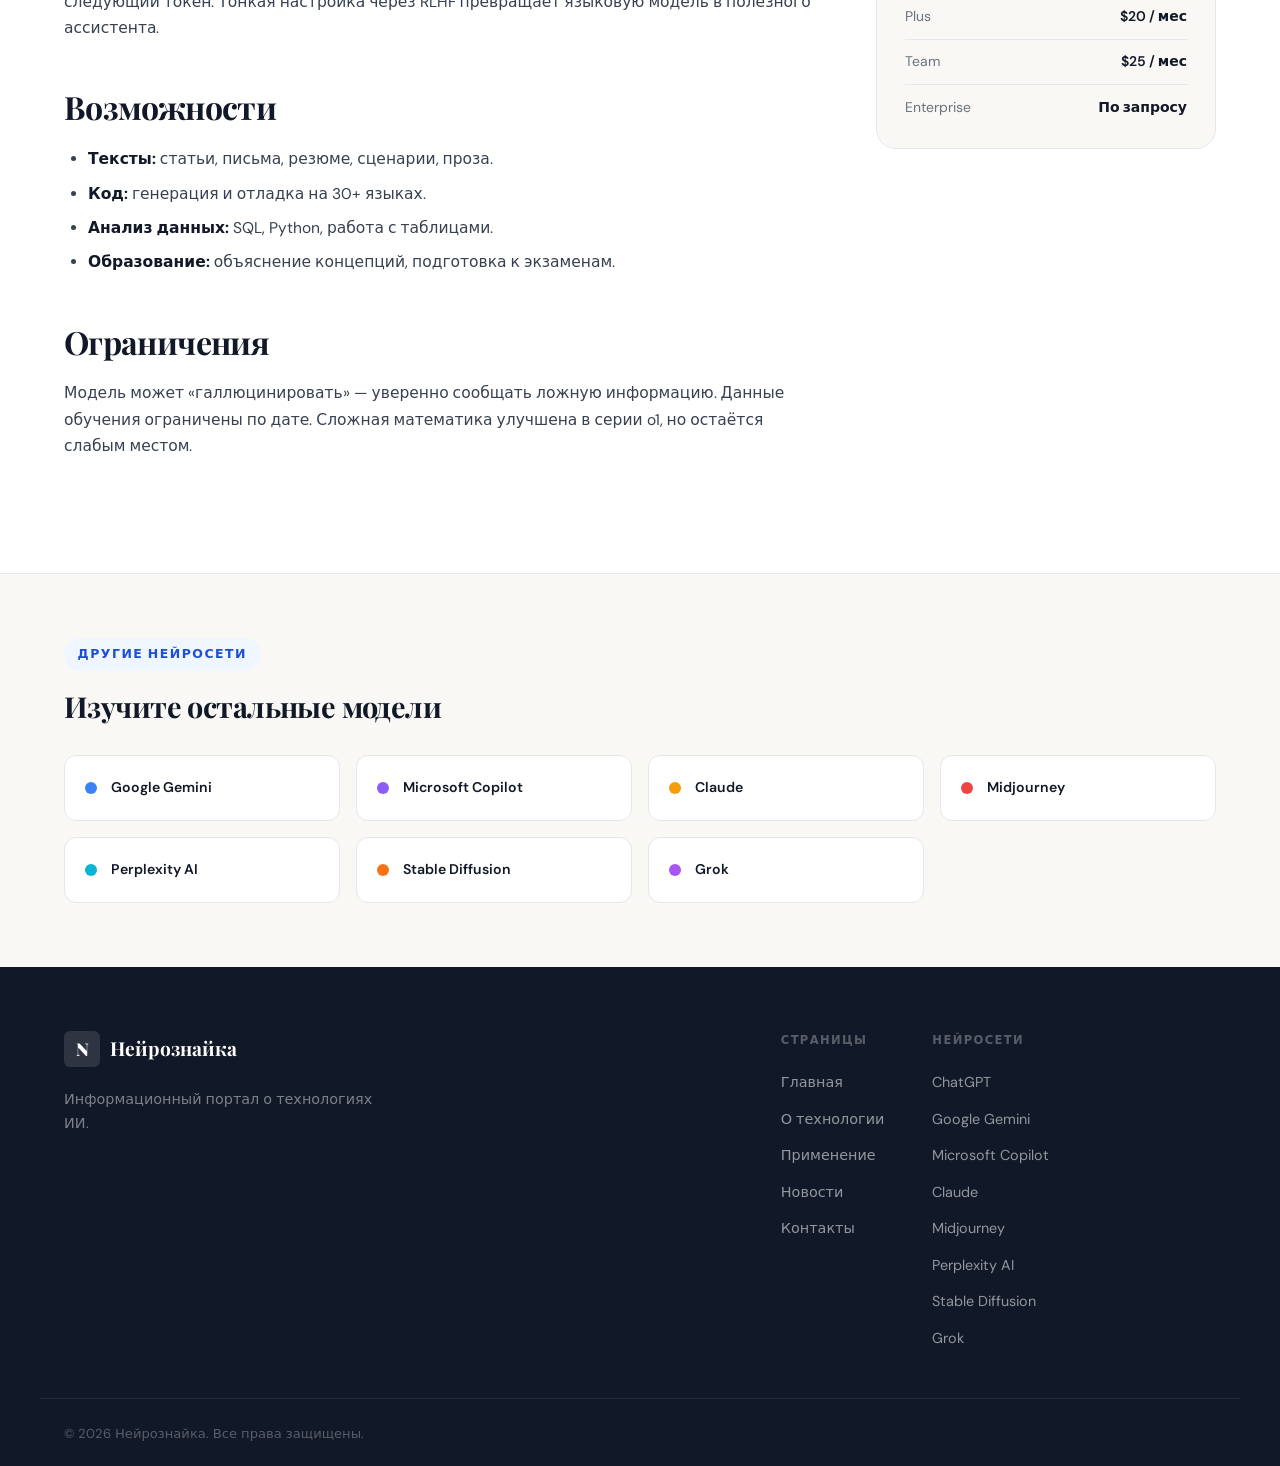
<file: nn-chatgpt.html>
<!DOCTYPE html>
<html lang="ru">
<head>
<meta charset="UTF-8"><meta name="viewport" content="width=device-width,initial-scale=1">
<title>ChatGPT — Нейрознайка</title>
<link rel="preconnect" href="https://fonts.googleapis.com"><link href="https://fonts.googleapis.com/css2?family=Playfair+Display:ital,wght@0,400;0,700;0,900;1,400;1,700&family=DM+Sans:wght@300;400;500;600&display=swap" rel="stylesheet">
<link rel="stylesheet" href="style.css">
</head>
<body>
<div class="page-noise"></div>
<header class="site-header" id="H">
<div class="container nav-container">
<a href="index.html" class="logo"><span class="logo-mark">N</span><span class="logo-text">Нейрознайка</span></a>
<nav class="nav-links" id="NL">
<a href="index.html" class="nav-link">Главная</a>
<a href="about.html" class="nav-link">О технологии</a>
<a href="applications.html" class="nav-link">Применение</a>
<a href="news.html" class="nav-link">Новости</a>
<a href="contact.html" class="nav-link nav-cta">Контакты</a>
</nav>
<button class="burger" id="B"><span></span><span></span><span></span></button>
</div>
</header>
<main><section class="net-hero" style="overflow:hidden">
<div style="position:absolute;top:-100px;right:-100px;width:400px;height:400px;border-radius:50%;background:radial-gradient(circle,#10b98122,transparent 70%);pointer-events:none"></div>
<div class="container"><nav class="breadcrumb"><a href="index.html">Главная</a><span>/</span><span>Нейросети</span><span>/</span><span>ChatGPT</span></nav>
<div class="nbadge rv-up"><div class="nbadge-dot" style="background:#10b981"></div>OpenAI · Языковая модель</div>
<h1 class="net-title rv-up d1">ChatGPT</h1>
<p class="net-sub rv-up d2">Самый популярный диалоговый ИИ-ассистент, изменивший взаимодействие человека с машиной.</p>
<div class="net-meta rv-up d3">
<div class="nm-item"><div class="nm-lbl">Разработчик</div><div class="nm-val">OpenAI</div></div>
<div class="nm-item"><div class="nm-lbl">Запуск</div><div class="nm-val">Ноябрь 2022</div></div>
<div class="nm-item"><div class="nm-lbl">Версия</div><div class="nm-val">GPT-4o / GPT-4.5</div></div>
<div class="nm-item"><div class="nm-lbl">Аудитория</div><div class="nm-val">3,8 млрд / мес</div></div>
</div>
</div>
</section><section class="net-content"><div class="container">
<div class="facts-grid rv-up"><div class="fact"><div class="fv">200M+</div><div class="fl">активных пользователей еженедельно</div></div><div class="fact"><div class="fv">100+</div><div class="fl">языков понимает модель</div></div><div class="fact"><div class="fv">128K</div><div class="fl">токенов контекстного окна</div></div><div class="fact"><div class="fv">1T+</div><div class="fl">параметров в GPT-4</div></div></div>
<div class="net-grid">
<div class="net-body rv-left"><h2>Что такое ChatGPT</h2>
<p>ChatGPT — диалоговый ИИ от OpenAI, запущенный в ноябре 2022 года. За первые пять дней — миллион пользователей, быстрее любого продукта в истории. К 2025 году еженедельная аудитория превысила 200 миллионов человек.</p>
<p>В основе — большие языковые модели серии GPT, предобученные на огромных корпусах текстов, затем дообученные с помощью RLHF (обучение с подкреплением через обратную связь от людей).</p>
<div class="bq"><p>«ChatGPT — новый тип интерфейса между человеком и компьютером.» — Сэм Альтман, CEO OpenAI</p></div>
<h2>История развития</h2>
<p>GPT-1 (2018) имел 117 млн параметров, GPT-3 (2020) — 175 млрд. GPT-4 (2023) прошёл адвокатский экзамен в топ-10%. GPT-4o (2024) добавил мгновенный голосовой режим, серия o1/o3 (2025) — расширенное рассуждение.</p>
<h2>Принцип работы</h2>
<p>Трансформерная архитектура с механизмом self-attention учится предсказывать следующий токен. Тонкая настройка через RLHF превращает языковую модель в полезного ассистента.</p>
<h2>Возможности</h2>
<ul>
<li><strong>Тексты:</strong> статьи, письма, резюме, сценарии, проза.</li>
<li><strong>Код:</strong> генерация и отладка на 30+ языках.</li>
<li><strong>Анализ данных:</strong> SQL, Python, работа с таблицами.</li>
<li><strong>Образование:</strong> объяснение концепций, подготовка к экзаменам.</li>
</ul>
<h2>Ограничения</h2>
<p>Модель может «галлюцинировать» — уверенно сообщать ложную информацию. Данные обучения ограничены по дате. Сложная математика улучшена в серии o1, но остаётся слабым местом.</p></div>
<div class="sidebar rv-right"><div class="sc"><div class="sc-t">Характеристики</div><div class="sr"><span class="sr-l">Базовая модель</span><span class="sr-v">GPT-4o</span></div><div class="sr"><span class="sr-l">Контекст</span><span class="sr-v">128 000 токенов</span></div><div class="sr"><span class="sr-l">Веб-доступ</span><span class="sr-v">Да (платно)</span></div><div class="sr"><span class="sr-l">API</span><span class="sr-v">Доступен</span></div></div><div class="sc"><div class="sc-t">Возможности</div><div class="caps"><div class="cap"><div class="cap-d" style="background:#10b981"></div>Текст, код, анализ</div><div class="cap"><div class="cap-d" style="background:#10b981"></div>Понимание изображений</div><div class="cap"><div class="cap-d" style="background:#10b981"></div>Голосовой режим</div><div class="cap"><div class="cap-d" style="background:#10b981"></div>Генерация изображений DALL-E</div><div class="cap"><div class="cap-d" style="background:#10b981"></div>Выполнение кода</div></div></div><div class="sc"><div class="sc-t">Тарифы</div><div class="sr"><span class="sr-l">Free</span><span class="sr-v">Бесплатно</span></div><div class="sr"><span class="sr-l">Plus</span><span class="sr-v">$20 / мес</span></div><div class="sr"><span class="sr-l">Team</span><span class="sr-v">$25 / мес</span></div><div class="sr"><span class="sr-l">Enterprise</span><span class="sr-v">По запросу</span></div></div></div>
</div>
</div></section><section class="other-nets"><div class="container"><span class="tag">Другие нейросети</span><h2 style="font-size:clamp(1.4rem,2.5vw,1.8rem)">Изучите остальные модели</h2><div class="on-grid"><a href="nn-gemini.html" class="on-card"><div class="on-dot" style="background:#3b82f6"></div><span class="on-name">Google Gemini</span></a><a href="nn-copilot.html" class="on-card"><div class="on-dot" style="background:#8b5cf6"></div><span class="on-name">Microsoft Copilot</span></a><a href="nn-claude.html" class="on-card"><div class="on-dot" style="background:#f59e0b"></div><span class="on-name">Claude</span></a><a href="nn-midjourney.html" class="on-card"><div class="on-dot" style="background:#ef4444"></div><span class="on-name">Midjourney</span></a><a href="nn-perplexity.html" class="on-card"><div class="on-dot" style="background:#06b6d4"></div><span class="on-name">Perplexity AI</span></a><a href="nn-stablediffusion.html" class="on-card"><div class="on-dot" style="background:#f97316"></div><span class="on-name">Stable Diffusion</span></a><a href="nn-grok.html" class="on-card"><div class="on-dot" style="background:#a855f7"></div><span class="on-name">Grok</span></a></div></div></section></main>
<footer class="site-footer">
<div class="container footer-inner">
<div class="footer-brand"><div class="logo"><span class="logo-mark">N</span><span class="logo-text">Нейрознайка</span></div><p>Информационный портал о технологиях ИИ.</p></div>
<div class="footer-links">
<div class="fc"><div class="fc-t">Страницы</div><a href="index.html">Главная</a><a href="about.html">О технологии</a><a href="applications.html">Применение</a><a href="news.html">Новости</a><a href="contact.html">Контакты</a></div>
<div class="fc"><div class="fc-t">Нейросети</div>
<a href="nn-chatgpt.html">ChatGPT</a><a href="nn-gemini.html">Google Gemini</a><a href="nn-copilot.html">Microsoft Copilot</a><a href="nn-claude.html">Claude</a>
<a href="nn-midjourney.html">Midjourney</a><a href="nn-perplexity.html">Perplexity AI</a><a href="nn-stablediffusion.html">Stable Diffusion</a><a href="nn-grok.html">Grok</a>
</div></div>
</div>
<div class="footer-bottom"><div class="container"><span>© 2026 Нейрознайка. Все права защищены.</span></div></div>
</footer>
<button class="go-top" id="GT"><svg width="18" height="18" viewBox="0 0 18 18" fill="none"><path d="M9 14V4M9 4L4 9M9 4l5 5" stroke="currentColor" stroke-width="2" stroke-linecap="round" stroke-linejoin="round"/></svg></button>
<script src="app.js"></script>
</body>
</html>
</file>
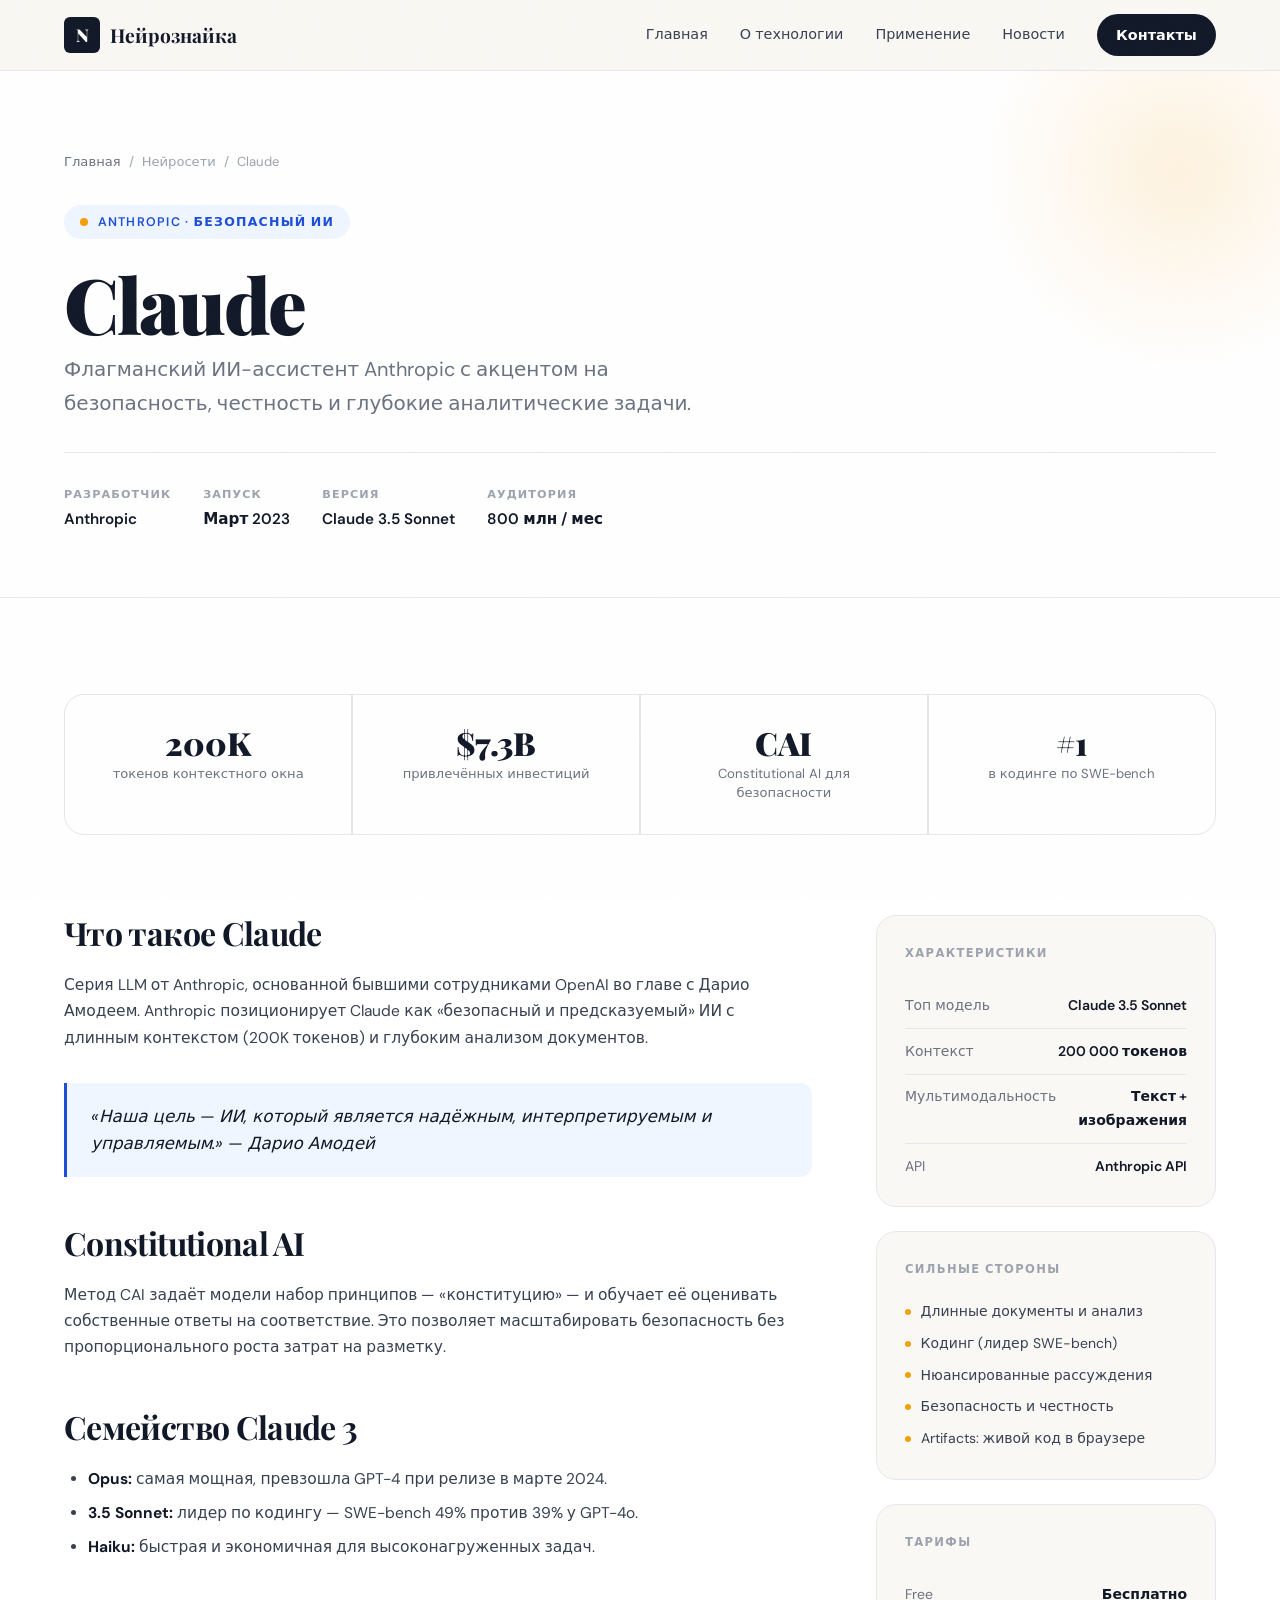
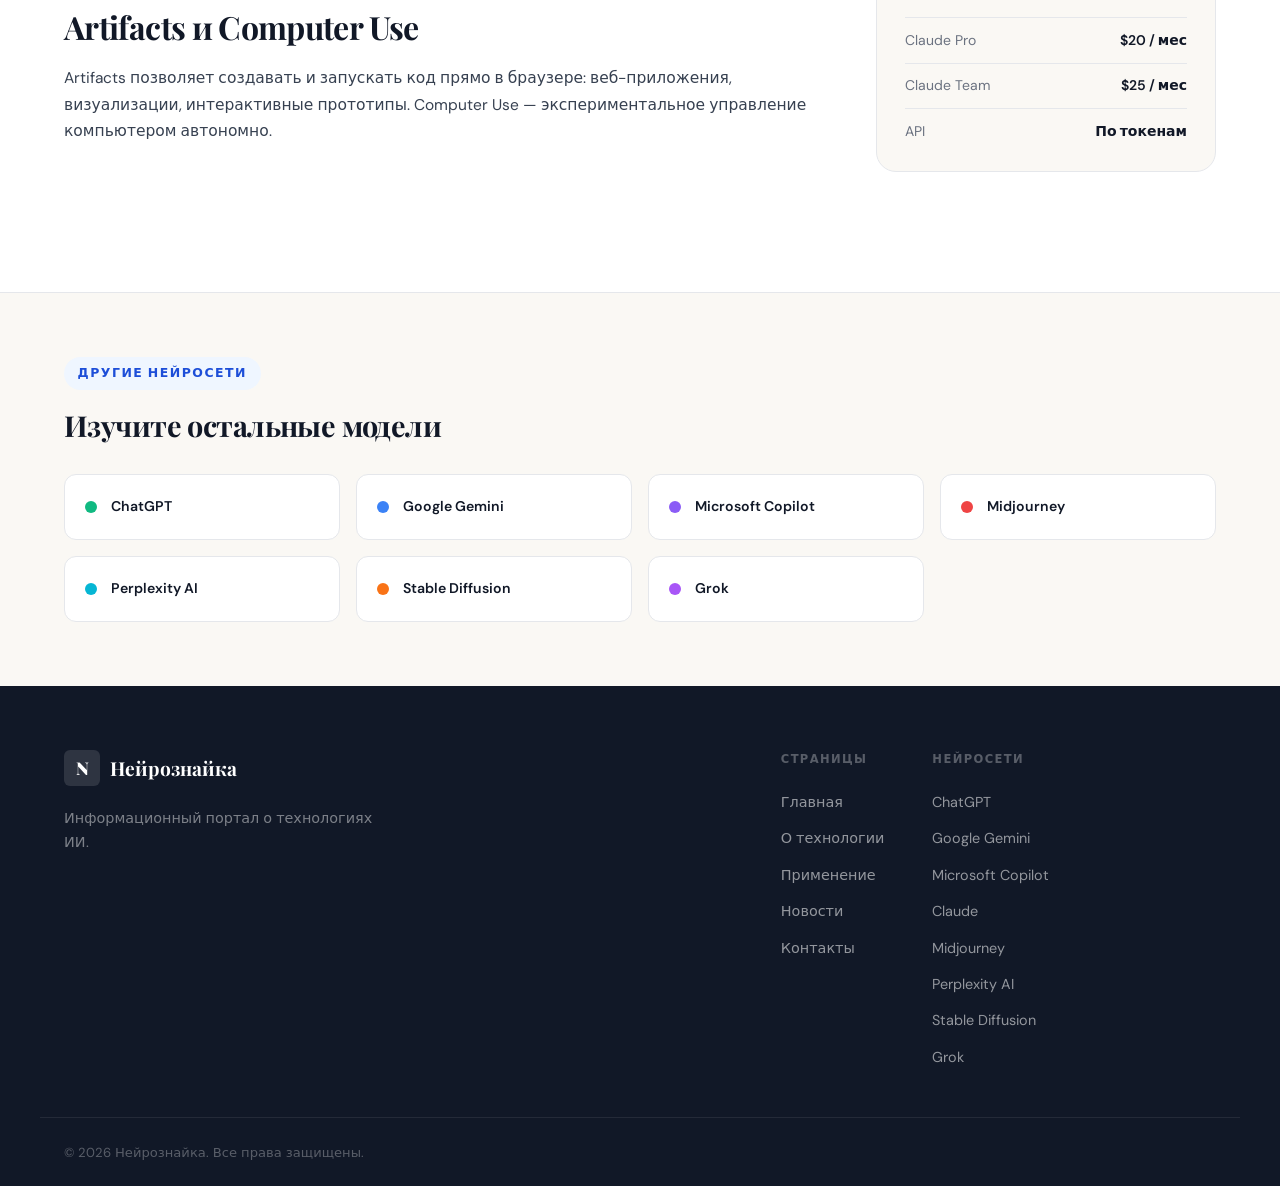
<file: nn-claude.html>
<!DOCTYPE html>
<html lang="ru">
<head>
<meta charset="UTF-8"><meta name="viewport" content="width=device-width,initial-scale=1">
<title>Claude — Нейрознайка</title>
<link rel="preconnect" href="https://fonts.googleapis.com"><link href="https://fonts.googleapis.com/css2?family=Playfair+Display:ital,wght@0,400;0,700;0,900;1,400;1,700&family=DM+Sans:wght@300;400;500;600&display=swap" rel="stylesheet">
<link rel="stylesheet" href="style.css">
</head>
<body>
<div class="page-noise"></div>
<header class="site-header" id="H">
<div class="container nav-container">
<a href="index.html" class="logo"><span class="logo-mark">N</span><span class="logo-text">Нейрознайка</span></a>
<nav class="nav-links" id="NL">
<a href="index.html" class="nav-link">Главная</a>
<a href="about.html" class="nav-link">О технологии</a>
<a href="applications.html" class="nav-link">Применение</a>
<a href="news.html" class="nav-link">Новости</a>
<a href="contact.html" class="nav-link nav-cta">Контакты</a>
</nav>
<button class="burger" id="B"><span></span><span></span><span></span></button>
</div>
</header>
<main><section class="net-hero" style="overflow:hidden">
<div style="position:absolute;top:-100px;right:-100px;width:400px;height:400px;border-radius:50%;background:radial-gradient(circle,#f59e0b22,transparent 70%);pointer-events:none"></div>
<div class="container"><nav class="breadcrumb"><a href="index.html">Главная</a><span>/</span><span>Нейросети</span><span>/</span><span>Claude</span></nav>
<div class="nbadge rv-up"><div class="nbadge-dot" style="background:#f59e0b"></div>Anthropic · Безопасный ИИ</div>
<h1 class="net-title rv-up d1">Claude</h1>
<p class="net-sub rv-up d2">Флагманский ИИ-ассистент Anthropic с акцентом на безопасность, честность и глубокие аналитические задачи.</p>
<div class="net-meta rv-up d3">
<div class="nm-item"><div class="nm-lbl">Разработчик</div><div class="nm-val">Anthropic</div></div>
<div class="nm-item"><div class="nm-lbl">Запуск</div><div class="nm-val">Март 2023</div></div>
<div class="nm-item"><div class="nm-lbl">Версия</div><div class="nm-val">Claude 3.5 Sonnet</div></div>
<div class="nm-item"><div class="nm-lbl">Аудитория</div><div class="nm-val">800 млн / мес</div></div>
</div>
</div>
</section><section class="net-content"><div class="container">
<div class="facts-grid rv-up"><div class="fact"><div class="fv">200K</div><div class="fl">токенов контекстного окна</div></div><div class="fact"><div class="fv">$7.3B</div><div class="fl">привлечённых инвестиций</div></div><div class="fact"><div class="fv">CAI</div><div class="fl">Constitutional AI для безопасности</div></div><div class="fact"><div class="fv">#1</div><div class="fl">в кодинге по SWE-bench</div></div></div>
<div class="net-grid">
<div class="net-body rv-left"><h2>Что такое Claude</h2>
<p>Серия LLM от Anthropic, основанной бывшими сотрудниками OpenAI во главе с Дарио Амодеем. Anthropic позиционирует Claude как «безопасный и предсказуемый» ИИ с длинным контекстом (200K токенов) и глубоким анализом документов.</p>
<div class="bq"><p>«Наша цель — ИИ, который является надёжным, интерпретируемым и управляемым.» — Дарио Амодей</p></div>
<h2>Constitutional AI</h2>
<p>Метод CAI задаёт модели набор принципов — «конституцию» — и обучает её оценивать собственные ответы на соответствие. Это позволяет масштабировать безопасность без пропорционального роста затрат на разметку.</p>
<h2>Семейство Claude 3</h2>
<ul>
<li><strong>Opus:</strong> самая мощная, превзошла GPT-4 при релизе в марте 2024.</li>
<li><strong>3.5 Sonnet:</strong> лидер по кодингу — SWE-bench 49% против 39% у GPT-4o.</li>
<li><strong>Haiku:</strong> быстрая и экономичная для высоконагруженных задач.</li>
</ul>
<h2>Artifacts и Computer Use</h2>
<p>Artifacts позволяет создавать и запускать код прямо в браузере: веб-приложения, визуализации, интерактивные прототипы. Computer Use — экспериментальное управление компьютером автономно.</p></div>
<div class="sidebar rv-right"><div class="sc"><div class="sc-t">Характеристики</div><div class="sr"><span class="sr-l">Топ модель</span><span class="sr-v">Claude 3.5 Sonnet</span></div><div class="sr"><span class="sr-l">Контекст</span><span class="sr-v">200 000 токенов</span></div><div class="sr"><span class="sr-l">Мультимодальность</span><span class="sr-v">Текст + изображения</span></div><div class="sr"><span class="sr-l">API</span><span class="sr-v">Anthropic API</span></div></div><div class="sc"><div class="sc-t">Сильные стороны</div><div class="caps"><div class="cap"><div class="cap-d" style="background:#f59e0b"></div>Длинные документы и анализ</div><div class="cap"><div class="cap-d" style="background:#f59e0b"></div>Кодинг (лидер SWE-bench)</div><div class="cap"><div class="cap-d" style="background:#f59e0b"></div>Нюансированные рассуждения</div><div class="cap"><div class="cap-d" style="background:#f59e0b"></div>Безопасность и честность</div><div class="cap"><div class="cap-d" style="background:#f59e0b"></div>Artifacts: живой код в браузере</div></div></div><div class="sc"><div class="sc-t">Тарифы</div><div class="sr"><span class="sr-l">Free</span><span class="sr-v">Бесплатно</span></div><div class="sr"><span class="sr-l">Claude Pro</span><span class="sr-v">$20 / мес</span></div><div class="sr"><span class="sr-l">Claude Team</span><span class="sr-v">$25 / мес</span></div><div class="sr"><span class="sr-l">API</span><span class="sr-v">По токенам</span></div></div></div>
</div>
</div></section><section class="other-nets"><div class="container"><span class="tag">Другие нейросети</span><h2 style="font-size:clamp(1.4rem,2.5vw,1.8rem)">Изучите остальные модели</h2><div class="on-grid"><a href="nn-chatgpt.html" class="on-card"><div class="on-dot" style="background:#10b981"></div><span class="on-name">ChatGPT</span></a><a href="nn-gemini.html" class="on-card"><div class="on-dot" style="background:#3b82f6"></div><span class="on-name">Google Gemini</span></a><a href="nn-copilot.html" class="on-card"><div class="on-dot" style="background:#8b5cf6"></div><span class="on-name">Microsoft Copilot</span></a><a href="nn-midjourney.html" class="on-card"><div class="on-dot" style="background:#ef4444"></div><span class="on-name">Midjourney</span></a><a href="nn-perplexity.html" class="on-card"><div class="on-dot" style="background:#06b6d4"></div><span class="on-name">Perplexity AI</span></a><a href="nn-stablediffusion.html" class="on-card"><div class="on-dot" style="background:#f97316"></div><span class="on-name">Stable Diffusion</span></a><a href="nn-grok.html" class="on-card"><div class="on-dot" style="background:#a855f7"></div><span class="on-name">Grok</span></a></div></div></section></main>
<footer class="site-footer">
<div class="container footer-inner">
<div class="footer-brand"><div class="logo"><span class="logo-mark">N</span><span class="logo-text">Нейрознайка</span></div><p>Информационный портал о технологиях ИИ.</p></div>
<div class="footer-links">
<div class="fc"><div class="fc-t">Страницы</div><a href="index.html">Главная</a><a href="about.html">О технологии</a><a href="applications.html">Применение</a><a href="news.html">Новости</a><a href="contact.html">Контакты</a></div>
<div class="fc"><div class="fc-t">Нейросети</div>
<a href="nn-chatgpt.html">ChatGPT</a><a href="nn-gemini.html">Google Gemini</a><a href="nn-copilot.html">Microsoft Copilot</a><a href="nn-claude.html">Claude</a>
<a href="nn-midjourney.html">Midjourney</a><a href="nn-perplexity.html">Perplexity AI</a><a href="nn-stablediffusion.html">Stable Diffusion</a><a href="nn-grok.html">Grok</a>
</div></div>
</div>
<div class="footer-bottom"><div class="container"><span>© 2026 Нейрознайка. Все права защищены.</span></div></div>
</footer>
<button class="go-top" id="GT"><svg width="18" height="18" viewBox="0 0 18 18" fill="none"><path d="M9 14V4M9 4L4 9M9 4l5 5" stroke="currentColor" stroke-width="2" stroke-linecap="round" stroke-linejoin="round"/></svg></button>
<script src="app.js"></script>
</body>
</html>
</file>
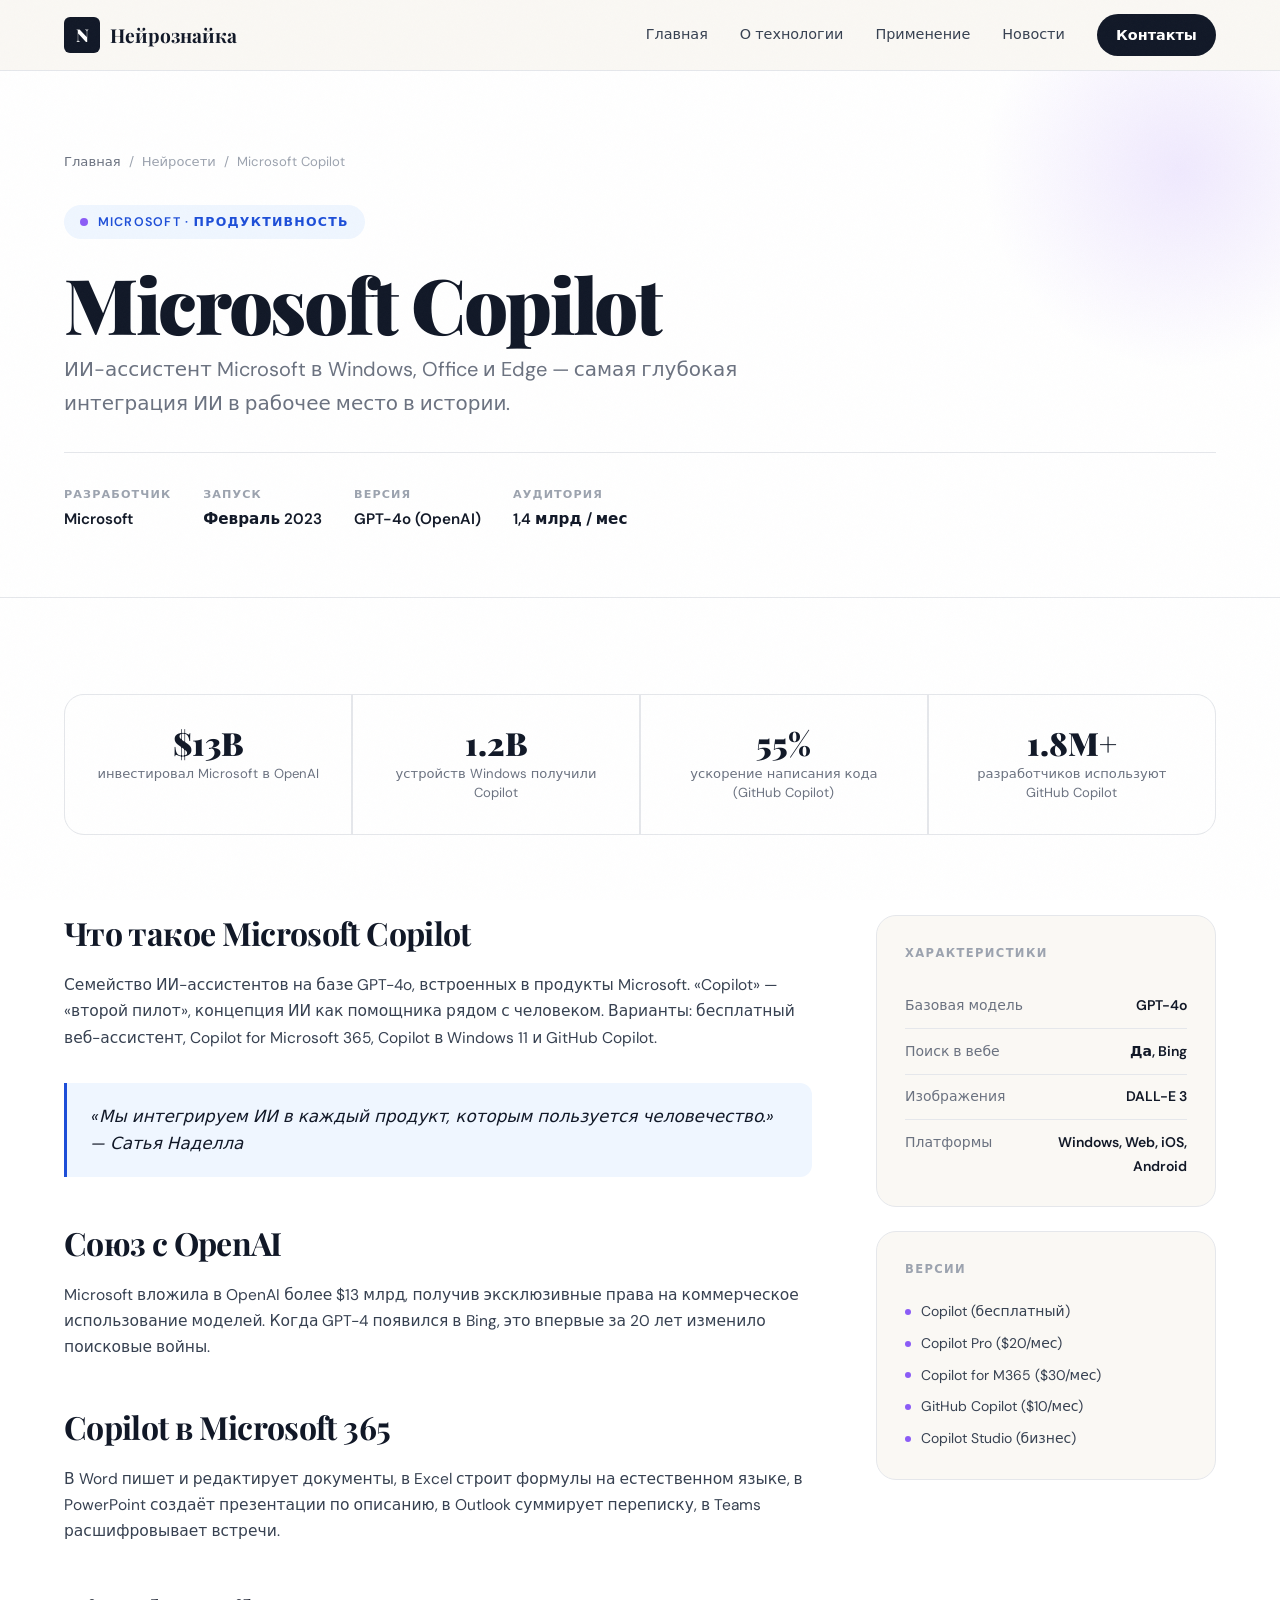
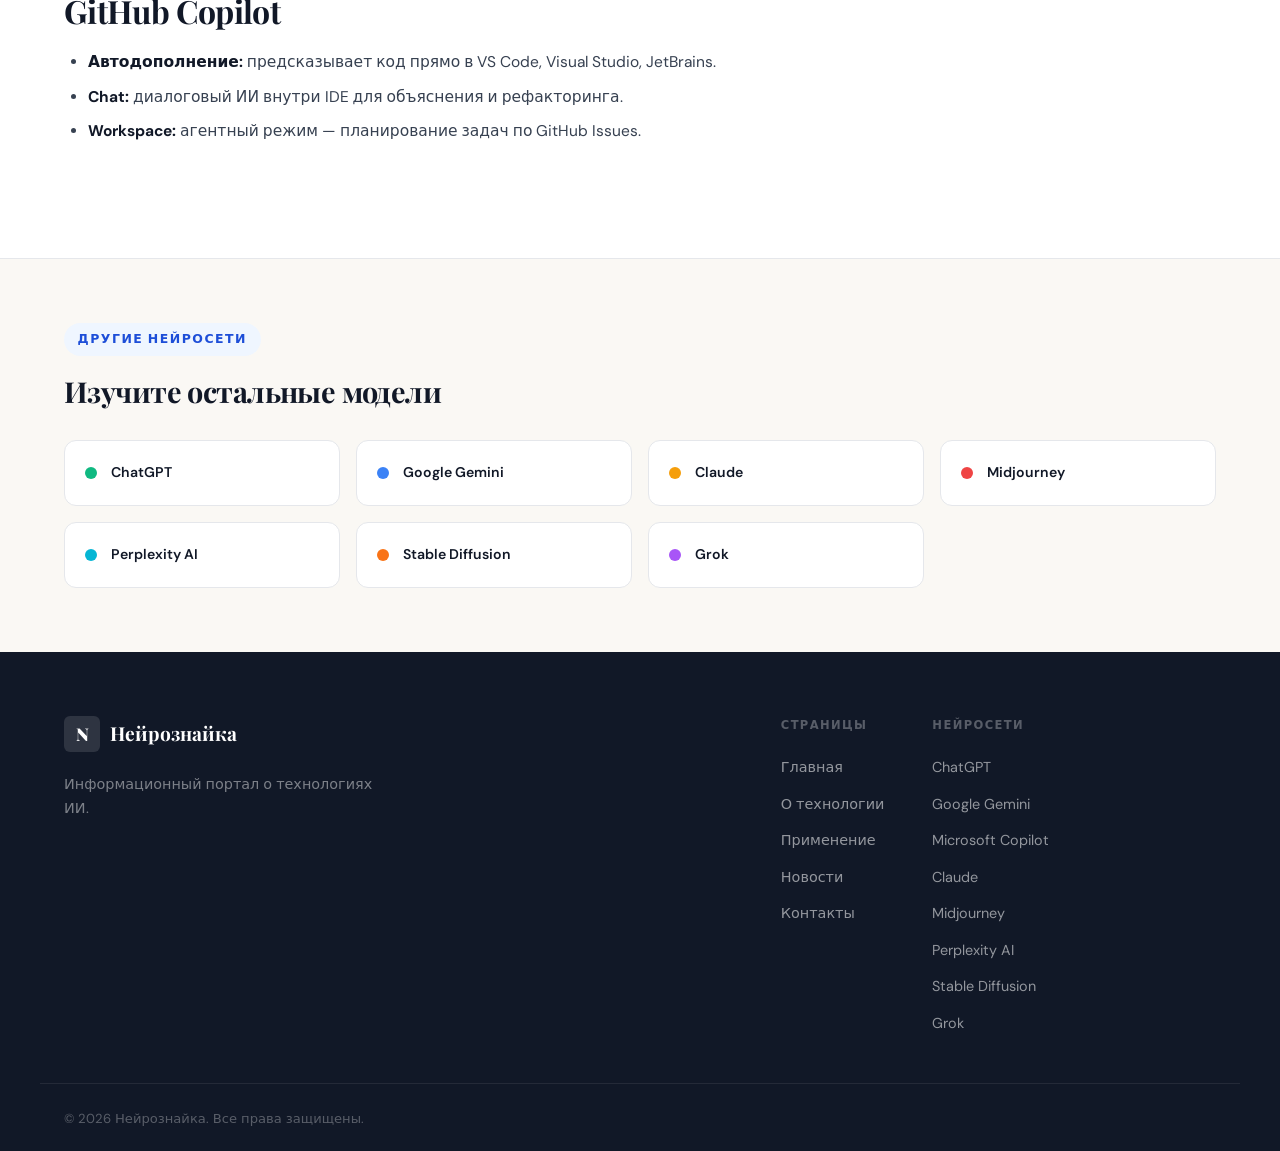
<file: nn-copilot.html>
<!DOCTYPE html>
<html lang="ru">
<head>
<meta charset="UTF-8"><meta name="viewport" content="width=device-width,initial-scale=1">
<title>Microsoft Copilot — Нейрознайка</title>
<link rel="preconnect" href="https://fonts.googleapis.com"><link href="https://fonts.googleapis.com/css2?family=Playfair+Display:ital,wght@0,400;0,700;0,900;1,400;1,700&family=DM+Sans:wght@300;400;500;600&display=swap" rel="stylesheet">
<link rel="stylesheet" href="style.css">
</head>
<body>
<div class="page-noise"></div>
<header class="site-header" id="H">
<div class="container nav-container">
<a href="index.html" class="logo"><span class="logo-mark">N</span><span class="logo-text">Нейрознайка</span></a>
<nav class="nav-links" id="NL">
<a href="index.html" class="nav-link">Главная</a>
<a href="about.html" class="nav-link">О технологии</a>
<a href="applications.html" class="nav-link">Применение</a>
<a href="news.html" class="nav-link">Новости</a>
<a href="contact.html" class="nav-link nav-cta">Контакты</a>
</nav>
<button class="burger" id="B"><span></span><span></span><span></span></button>
</div>
</header>
<main><section class="net-hero" style="overflow:hidden">
<div style="position:absolute;top:-100px;right:-100px;width:400px;height:400px;border-radius:50%;background:radial-gradient(circle,#8b5cf622,transparent 70%);pointer-events:none"></div>
<div class="container"><nav class="breadcrumb"><a href="index.html">Главная</a><span>/</span><span>Нейросети</span><span>/</span><span>Microsoft Copilot</span></nav>
<div class="nbadge rv-up"><div class="nbadge-dot" style="background:#8b5cf6"></div>Microsoft · Продуктивность</div>
<h1 class="net-title rv-up d1">Microsoft Copilot</h1>
<p class="net-sub rv-up d2">ИИ-ассистент Microsoft в Windows, Office и Edge — самая глубокая интеграция ИИ в рабочее место в истории.</p>
<div class="net-meta rv-up d3">
<div class="nm-item"><div class="nm-lbl">Разработчик</div><div class="nm-val">Microsoft</div></div>
<div class="nm-item"><div class="nm-lbl">Запуск</div><div class="nm-val">Февраль 2023</div></div>
<div class="nm-item"><div class="nm-lbl">Версия</div><div class="nm-val">GPT-4o (OpenAI)</div></div>
<div class="nm-item"><div class="nm-lbl">Аудитория</div><div class="nm-val">1,4 млрд / мес</div></div>
</div>
</div>
</section><section class="net-content"><div class="container">
<div class="facts-grid rv-up"><div class="fact"><div class="fv">$13B</div><div class="fl">инвестировал Microsoft в OpenAI</div></div><div class="fact"><div class="fv">1.2B</div><div class="fl">устройств Windows получили Copilot</div></div><div class="fact"><div class="fv">55%</div><div class="fl">ускорение написания кода (GitHub Copilot)</div></div><div class="fact"><div class="fv">1.8M+</div><div class="fl">разработчиков используют GitHub Copilot</div></div></div>
<div class="net-grid">
<div class="net-body rv-left"><h2>Что такое Microsoft Copilot</h2>
<p>Семейство ИИ-ассистентов на базе GPT-4o, встроенных в продукты Microsoft. «Copilot» — «второй пилот», концепция ИИ как помощника рядом с человеком. Варианты: бесплатный веб-ассистент, Copilot for Microsoft 365, Copilot в Windows 11 и GitHub Copilot.</p>
<div class="bq"><p>«Мы интегрируем ИИ в каждый продукт, которым пользуется человечество.» — Сатья Наделла</p></div>
<h2>Союз с OpenAI</h2>
<p>Microsoft вложила в OpenAI более $13 млрд, получив эксклюзивные права на коммерческое использование моделей. Когда GPT-4 появился в Bing, это впервые за 20 лет изменило поисковые войны.</p>
<h2>Copilot в Microsoft 365</h2>
<p>В Word пишет и редактирует документы, в Excel строит формулы на естественном языке, в PowerPoint создаёт презентации по описанию, в Outlook суммирует переписку, в Teams расшифровывает встречи.</p>
<h2>GitHub Copilot</h2>
<ul>
<li><strong>Автодополнение:</strong> предсказывает код прямо в VS Code, Visual Studio, JetBrains.</li>
<li><strong>Chat:</strong> диалоговый ИИ внутри IDE для объяснения и рефакторинга.</li>
<li><strong>Workspace:</strong> агентный режим — планирование задач по GitHub Issues.</li>
</ul></div>
<div class="sidebar rv-right"><div class="sc"><div class="sc-t">Характеристики</div><div class="sr"><span class="sr-l">Базовая модель</span><span class="sr-v">GPT-4o</span></div><div class="sr"><span class="sr-l">Поиск в вебе</span><span class="sr-v">Да, Bing</span></div><div class="sr"><span class="sr-l">Изображения</span><span class="sr-v">DALL-E 3</span></div><div class="sr"><span class="sr-l">Платформы</span><span class="sr-v">Windows, Web, iOS, Android</span></div></div><div class="sc"><div class="sc-t">Версии</div><div class="caps"><div class="cap"><div class="cap-d" style="background:#8b5cf6"></div>Copilot (бесплатный)</div><div class="cap"><div class="cap-d" style="background:#8b5cf6"></div>Copilot Pro ($20/мес)</div><div class="cap"><div class="cap-d" style="background:#8b5cf6"></div>Copilot for M365 ($30/мес)</div><div class="cap"><div class="cap-d" style="background:#8b5cf6"></div>GitHub Copilot ($10/мес)</div><div class="cap"><div class="cap-d" style="background:#8b5cf6"></div>Copilot Studio (бизнес)</div></div></div></div>
</div>
</div></section><section class="other-nets"><div class="container"><span class="tag">Другие нейросети</span><h2 style="font-size:clamp(1.4rem,2.5vw,1.8rem)">Изучите остальные модели</h2><div class="on-grid"><a href="nn-chatgpt.html" class="on-card"><div class="on-dot" style="background:#10b981"></div><span class="on-name">ChatGPT</span></a><a href="nn-gemini.html" class="on-card"><div class="on-dot" style="background:#3b82f6"></div><span class="on-name">Google Gemini</span></a><a href="nn-claude.html" class="on-card"><div class="on-dot" style="background:#f59e0b"></div><span class="on-name">Claude</span></a><a href="nn-midjourney.html" class="on-card"><div class="on-dot" style="background:#ef4444"></div><span class="on-name">Midjourney</span></a><a href="nn-perplexity.html" class="on-card"><div class="on-dot" style="background:#06b6d4"></div><span class="on-name">Perplexity AI</span></a><a href="nn-stablediffusion.html" class="on-card"><div class="on-dot" style="background:#f97316"></div><span class="on-name">Stable Diffusion</span></a><a href="nn-grok.html" class="on-card"><div class="on-dot" style="background:#a855f7"></div><span class="on-name">Grok</span></a></div></div></section></main>
<footer class="site-footer">
<div class="container footer-inner">
<div class="footer-brand"><div class="logo"><span class="logo-mark">N</span><span class="logo-text">Нейрознайка</span></div><p>Информационный портал о технологиях ИИ.</p></div>
<div class="footer-links">
<div class="fc"><div class="fc-t">Страницы</div><a href="index.html">Главная</a><a href="about.html">О технологии</a><a href="applications.html">Применение</a><a href="news.html">Новости</a><a href="contact.html">Контакты</a></div>
<div class="fc"><div class="fc-t">Нейросети</div>
<a href="nn-chatgpt.html">ChatGPT</a><a href="nn-gemini.html">Google Gemini</a><a href="nn-copilot.html">Microsoft Copilot</a><a href="nn-claude.html">Claude</a>
<a href="nn-midjourney.html">Midjourney</a><a href="nn-perplexity.html">Perplexity AI</a><a href="nn-stablediffusion.html">Stable Diffusion</a><a href="nn-grok.html">Grok</a>
</div></div>
</div>
<div class="footer-bottom"><div class="container"><span>© 2026 Нейрознайка. Все права защищены.</span></div></div>
</footer>
<button class="go-top" id="GT"><svg width="18" height="18" viewBox="0 0 18 18" fill="none"><path d="M9 14V4M9 4L4 9M9 4l5 5" stroke="currentColor" stroke-width="2" stroke-linecap="round" stroke-linejoin="round"/></svg></button>
<script src="app.js"></script>
</body>
</html>
</file>
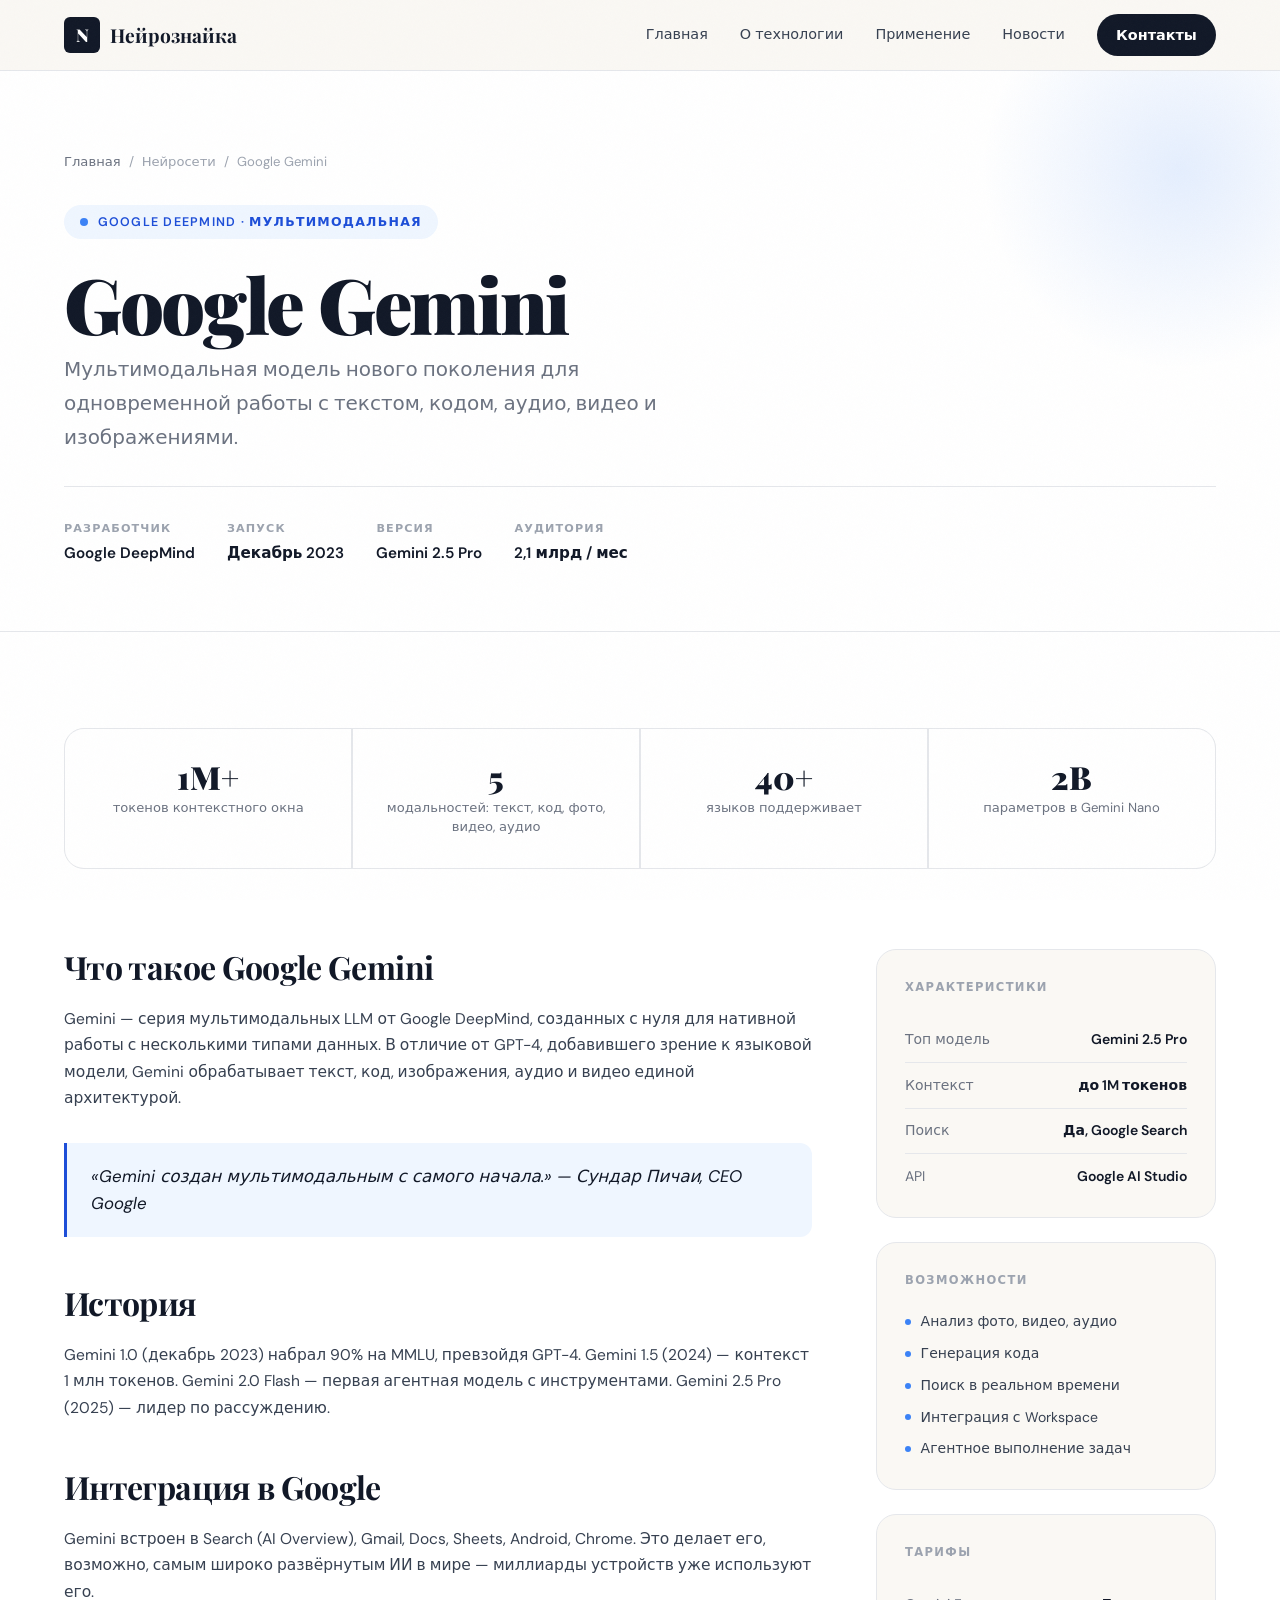
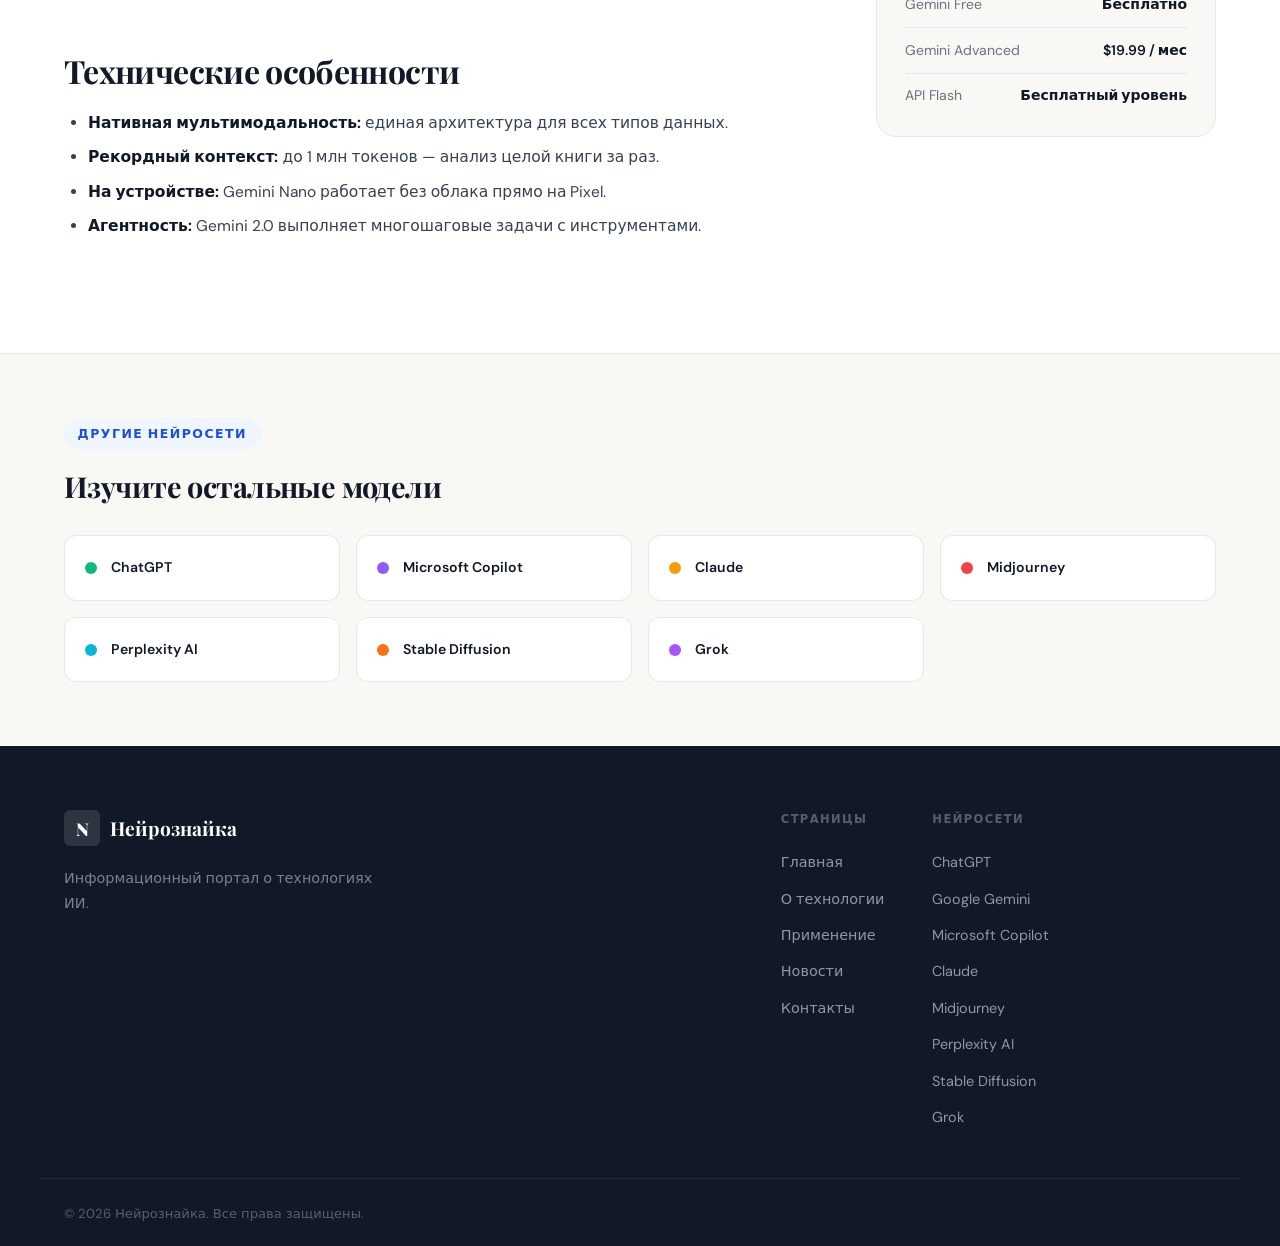
<file: nn-gemini.html>
<!DOCTYPE html>
<html lang="ru">
<head>
<meta charset="UTF-8"><meta name="viewport" content="width=device-width,initial-scale=1">
<title>Google Gemini — Нейрознайка</title>
<link rel="preconnect" href="https://fonts.googleapis.com"><link href="https://fonts.googleapis.com/css2?family=Playfair+Display:ital,wght@0,400;0,700;0,900;1,400;1,700&family=DM+Sans:wght@300;400;500;600&display=swap" rel="stylesheet">
<link rel="stylesheet" href="style.css">
</head>
<body>
<div class="page-noise"></div>
<header class="site-header" id="H">
<div class="container nav-container">
<a href="index.html" class="logo"><span class="logo-mark">N</span><span class="logo-text">Нейрознайка</span></a>
<nav class="nav-links" id="NL">
<a href="index.html" class="nav-link">Главная</a>
<a href="about.html" class="nav-link">О технологии</a>
<a href="applications.html" class="nav-link">Применение</a>
<a href="news.html" class="nav-link">Новости</a>
<a href="contact.html" class="nav-link nav-cta">Контакты</a>
</nav>
<button class="burger" id="B"><span></span><span></span><span></span></button>
</div>
</header>
<main><section class="net-hero" style="overflow:hidden">
<div style="position:absolute;top:-100px;right:-100px;width:400px;height:400px;border-radius:50%;background:radial-gradient(circle,#3b82f622,transparent 70%);pointer-events:none"></div>
<div class="container"><nav class="breadcrumb"><a href="index.html">Главная</a><span>/</span><span>Нейросети</span><span>/</span><span>Google Gemini</span></nav>
<div class="nbadge rv-up"><div class="nbadge-dot" style="background:#3b82f6"></div>Google DeepMind · Мультимодальная</div>
<h1 class="net-title rv-up d1">Google Gemini</h1>
<p class="net-sub rv-up d2">Мультимодальная модель нового поколения для одновременной работы с текстом, кодом, аудио, видео и изображениями.</p>
<div class="net-meta rv-up d3">
<div class="nm-item"><div class="nm-lbl">Разработчик</div><div class="nm-val">Google DeepMind</div></div>
<div class="nm-item"><div class="nm-lbl">Запуск</div><div class="nm-val">Декабрь 2023</div></div>
<div class="nm-item"><div class="nm-lbl">Версия</div><div class="nm-val">Gemini 2.5 Pro</div></div>
<div class="nm-item"><div class="nm-lbl">Аудитория</div><div class="nm-val">2,1 млрд / мес</div></div>
</div>
</div>
</section><section class="net-content"><div class="container">
<div class="facts-grid rv-up"><div class="fact"><div class="fv">1M+</div><div class="fl">токенов контекстного окна</div></div><div class="fact"><div class="fv">5</div><div class="fl">модальностей: текст, код, фото, видео, аудио</div></div><div class="fact"><div class="fv">40+</div><div class="fl">языков поддерживает</div></div><div class="fact"><div class="fv">2B</div><div class="fl">параметров в Gemini Nano</div></div></div>
<div class="net-grid">
<div class="net-body rv-left"><h2>Что такое Google Gemini</h2>
<p>Gemini — серия мультимодальных LLM от Google DeepMind, созданных с нуля для нативной работы с несколькими типами данных. В отличие от GPT-4, добавившего зрение к языковой модели, Gemini обрабатывает текст, код, изображения, аудио и видео единой архитектурой.</p>
<div class="bq"><p>«Gemini создан мультимодальным с самого начала.» — Сундар Пичаи, CEO Google</p></div>
<h2>История</h2>
<p>Gemini 1.0 (декабрь 2023) набрал 90% на MMLU, превзойдя GPT-4. Gemini 1.5 (2024) — контекст 1 млн токенов. Gemini 2.0 Flash — первая агентная модель с инструментами. Gemini 2.5 Pro (2025) — лидер по рассуждению.</p>
<h2>Интеграция в Google</h2>
<p>Gemini встроен в Search (AI Overview), Gmail, Docs, Sheets, Android, Chrome. Это делает его, возможно, самым широко развёрнутым ИИ в мире — миллиарды устройств уже используют его.</p>
<h2>Технические особенности</h2>
<ul>
<li><strong>Нативная мультимодальность:</strong> единая архитектура для всех типов данных.</li>
<li><strong>Рекордный контекст:</strong> до 1 млн токенов — анализ целой книги за раз.</li>
<li><strong>На устройстве:</strong> Gemini Nano работает без облака прямо на Pixel.</li>
<li><strong>Агентность:</strong> Gemini 2.0 выполняет многошаговые задачи с инструментами.</li>
</ul></div>
<div class="sidebar rv-right"><div class="sc"><div class="sc-t">Характеристики</div><div class="sr"><span class="sr-l">Топ модель</span><span class="sr-v">Gemini 2.5 Pro</span></div><div class="sr"><span class="sr-l">Контекст</span><span class="sr-v">до 1M токенов</span></div><div class="sr"><span class="sr-l">Поиск</span><span class="sr-v">Да, Google Search</span></div><div class="sr"><span class="sr-l">API</span><span class="sr-v">Google AI Studio</span></div></div><div class="sc"><div class="sc-t">Возможности</div><div class="caps"><div class="cap"><div class="cap-d" style="background:#3b82f6"></div>Анализ фото, видео, аудио</div><div class="cap"><div class="cap-d" style="background:#3b82f6"></div>Генерация кода</div><div class="cap"><div class="cap-d" style="background:#3b82f6"></div>Поиск в реальном времени</div><div class="cap"><div class="cap-d" style="background:#3b82f6"></div>Интеграция с Workspace</div><div class="cap"><div class="cap-d" style="background:#3b82f6"></div>Агентное выполнение задач</div></div></div><div class="sc"><div class="sc-t">Тарифы</div><div class="sr"><span class="sr-l">Gemini Free</span><span class="sr-v">Бесплатно</span></div><div class="sr"><span class="sr-l">Gemini Advanced</span><span class="sr-v">$19.99 / мес</span></div><div class="sr"><span class="sr-l">API Flash</span><span class="sr-v">Бесплатный уровень</span></div></div></div>
</div>
</div></section><section class="other-nets"><div class="container"><span class="tag">Другие нейросети</span><h2 style="font-size:clamp(1.4rem,2.5vw,1.8rem)">Изучите остальные модели</h2><div class="on-grid"><a href="nn-chatgpt.html" class="on-card"><div class="on-dot" style="background:#10b981"></div><span class="on-name">ChatGPT</span></a><a href="nn-copilot.html" class="on-card"><div class="on-dot" style="background:#8b5cf6"></div><span class="on-name">Microsoft Copilot</span></a><a href="nn-claude.html" class="on-card"><div class="on-dot" style="background:#f59e0b"></div><span class="on-name">Claude</span></a><a href="nn-midjourney.html" class="on-card"><div class="on-dot" style="background:#ef4444"></div><span class="on-name">Midjourney</span></a><a href="nn-perplexity.html" class="on-card"><div class="on-dot" style="background:#06b6d4"></div><span class="on-name">Perplexity AI</span></a><a href="nn-stablediffusion.html" class="on-card"><div class="on-dot" style="background:#f97316"></div><span class="on-name">Stable Diffusion</span></a><a href="nn-grok.html" class="on-card"><div class="on-dot" style="background:#a855f7"></div><span class="on-name">Grok</span></a></div></div></section></main>
<footer class="site-footer">
<div class="container footer-inner">
<div class="footer-brand"><div class="logo"><span class="logo-mark">N</span><span class="logo-text">Нейрознайка</span></div><p>Информационный портал о технологиях ИИ.</p></div>
<div class="footer-links">
<div class="fc"><div class="fc-t">Страницы</div><a href="index.html">Главная</a><a href="about.html">О технологии</a><a href="applications.html">Применение</a><a href="news.html">Новости</a><a href="contact.html">Контакты</a></div>
<div class="fc"><div class="fc-t">Нейросети</div>
<a href="nn-chatgpt.html">ChatGPT</a><a href="nn-gemini.html">Google Gemini</a><a href="nn-copilot.html">Microsoft Copilot</a><a href="nn-claude.html">Claude</a>
<a href="nn-midjourney.html">Midjourney</a><a href="nn-perplexity.html">Perplexity AI</a><a href="nn-stablediffusion.html">Stable Diffusion</a><a href="nn-grok.html">Grok</a>
</div></div>
</div>
<div class="footer-bottom"><div class="container"><span>© 2026 Нейрознайка. Все права защищены.</span></div></div>
</footer>
<button class="go-top" id="GT"><svg width="18" height="18" viewBox="0 0 18 18" fill="none"><path d="M9 14V4M9 4L4 9M9 4l5 5" stroke="currentColor" stroke-width="2" stroke-linecap="round" stroke-linejoin="round"/></svg></button>
<script src="app.js"></script>
</body>
</html>
</file>
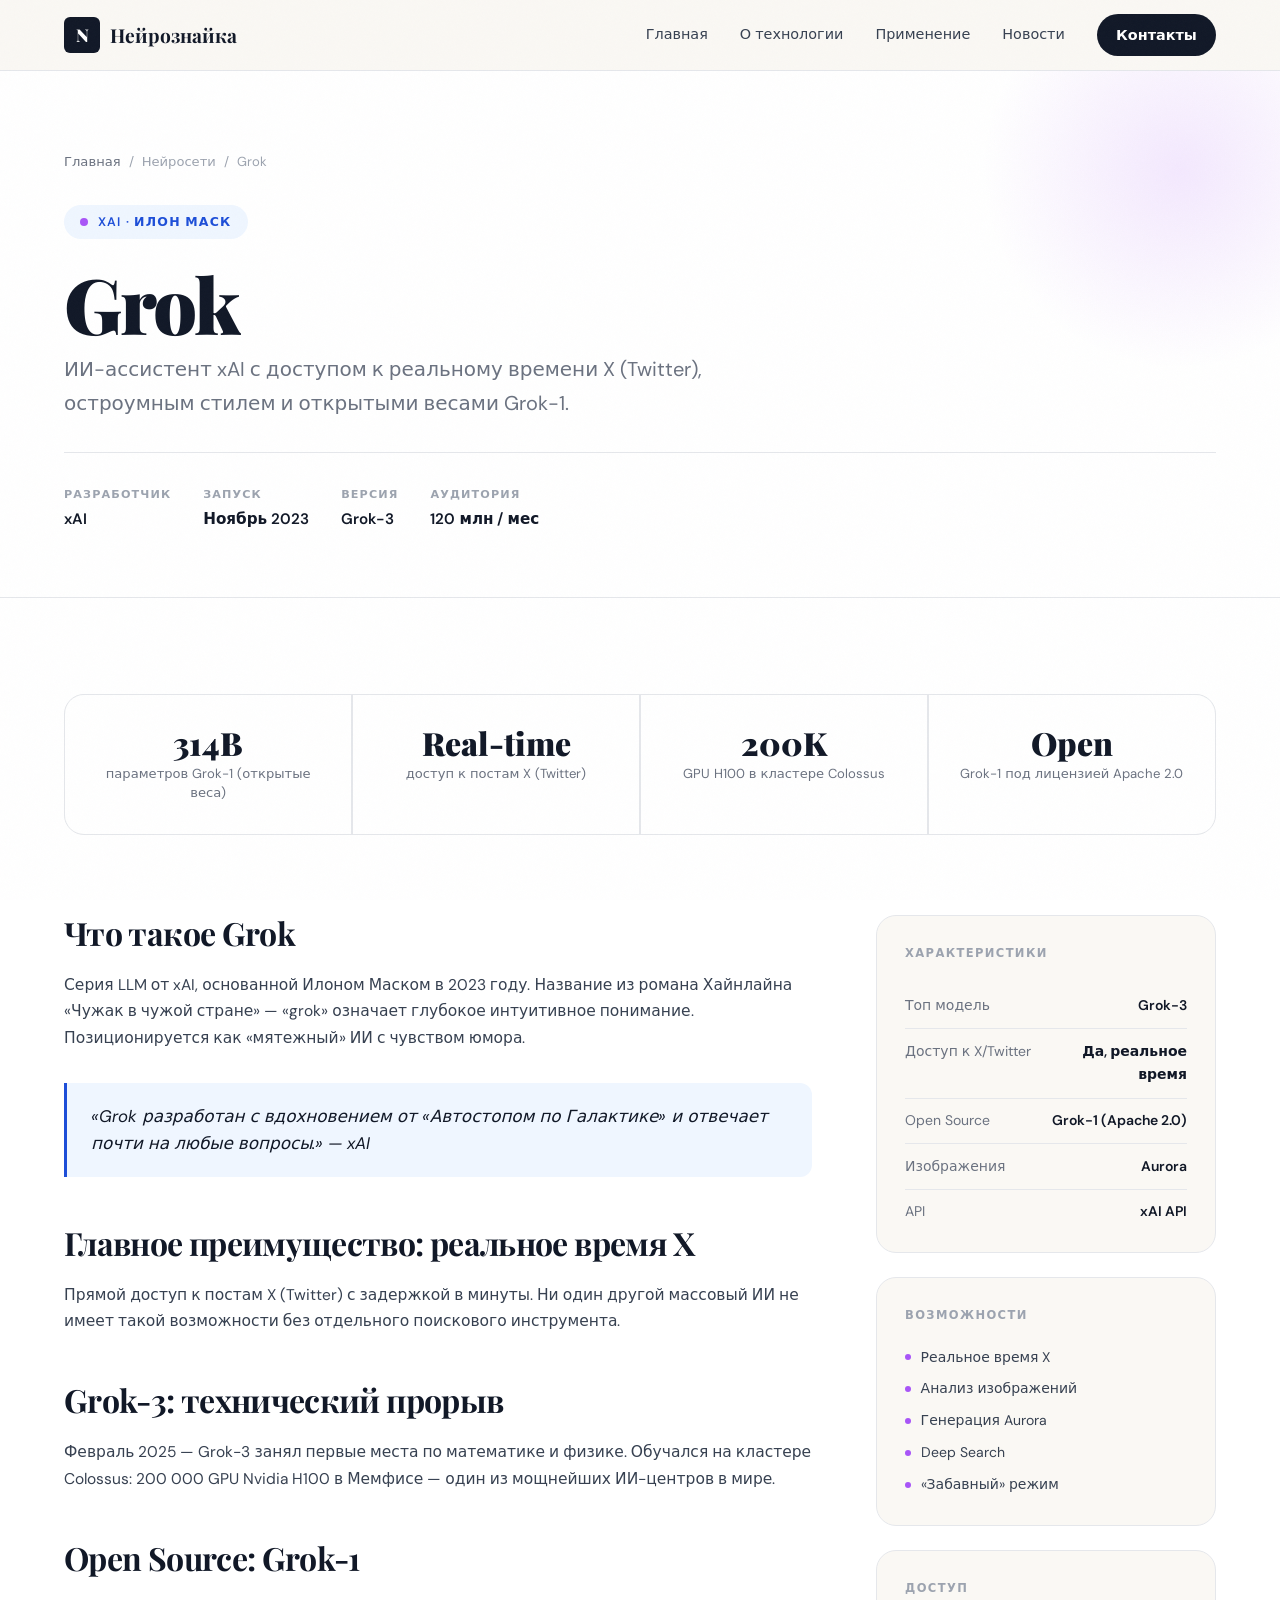
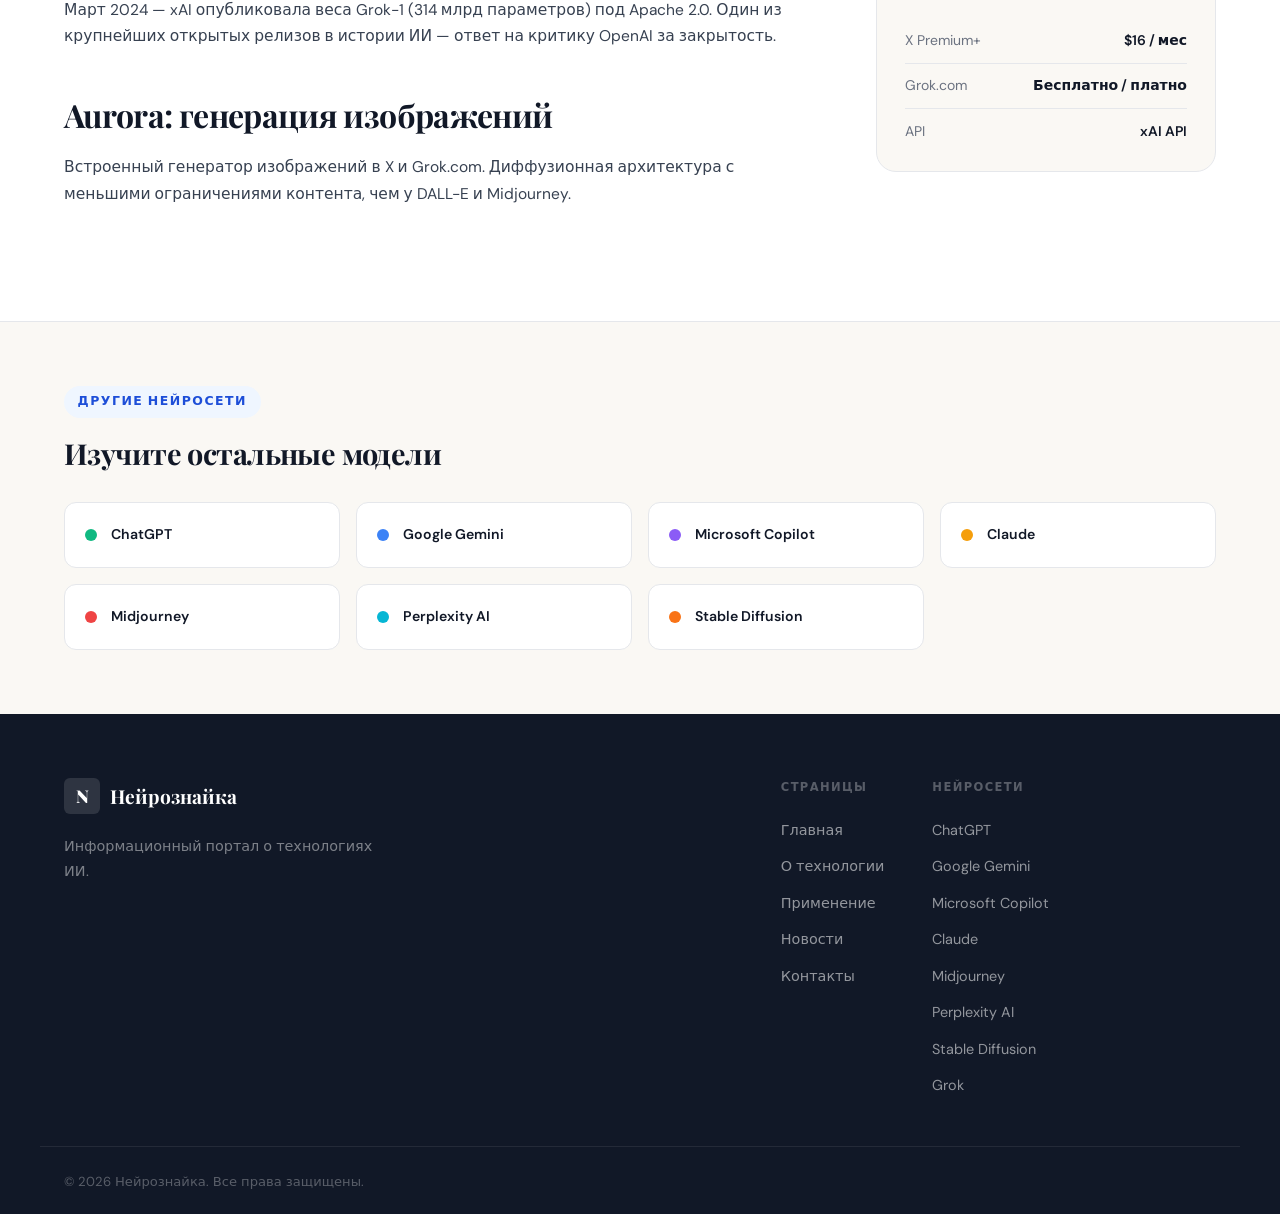
<file: nn-grok.html>
<!DOCTYPE html>
<html lang="ru">
<head>
<meta charset="UTF-8"><meta name="viewport" content="width=device-width,initial-scale=1">
<title>Grok — Нейрознайка</title>
<link rel="preconnect" href="https://fonts.googleapis.com"><link href="https://fonts.googleapis.com/css2?family=Playfair+Display:ital,wght@0,400;0,700;0,900;1,400;1,700&family=DM+Sans:wght@300;400;500;600&display=swap" rel="stylesheet">
<link rel="stylesheet" href="style.css">
</head>
<body>
<div class="page-noise"></div>
<header class="site-header" id="H">
<div class="container nav-container">
<a href="index.html" class="logo"><span class="logo-mark">N</span><span class="logo-text">Нейрознайка</span></a>
<nav class="nav-links" id="NL">
<a href="index.html" class="nav-link">Главная</a>
<a href="about.html" class="nav-link">О технологии</a>
<a href="applications.html" class="nav-link">Применение</a>
<a href="news.html" class="nav-link">Новости</a>
<a href="contact.html" class="nav-link nav-cta">Контакты</a>
</nav>
<button class="burger" id="B"><span></span><span></span><span></span></button>
</div>
</header>
<main><section class="net-hero" style="overflow:hidden">
<div style="position:absolute;top:-100px;right:-100px;width:400px;height:400px;border-radius:50%;background:radial-gradient(circle,#a855f722,transparent 70%);pointer-events:none"></div>
<div class="container"><nav class="breadcrumb"><a href="index.html">Главная</a><span>/</span><span>Нейросети</span><span>/</span><span>Grok</span></nav>
<div class="nbadge rv-up"><div class="nbadge-dot" style="background:#a855f7"></div>xAI · Илон Маск</div>
<h1 class="net-title rv-up d1">Grok</h1>
<p class="net-sub rv-up d2">ИИ-ассистент xAI с доступом к реальному времени X (Twitter), остроумным стилем и открытыми весами Grok-1.</p>
<div class="net-meta rv-up d3">
<div class="nm-item"><div class="nm-lbl">Разработчик</div><div class="nm-val">xAI</div></div>
<div class="nm-item"><div class="nm-lbl">Запуск</div><div class="nm-val">Ноябрь 2023</div></div>
<div class="nm-item"><div class="nm-lbl">Версия</div><div class="nm-val">Grok-3</div></div>
<div class="nm-item"><div class="nm-lbl">Аудитория</div><div class="nm-val">120 млн / мес</div></div>
</div>
</div>
</section><section class="net-content"><div class="container">
<div class="facts-grid rv-up"><div class="fact"><div class="fv">314B</div><div class="fl">параметров Grok-1 (открытые веса)</div></div><div class="fact"><div class="fv">Real-time</div><div class="fl">доступ к постам X (Twitter)</div></div><div class="fact"><div class="fv">200K</div><div class="fl">GPU H100 в кластере Colossus</div></div><div class="fact"><div class="fv">Open</div><div class="fl">Grok-1 под лицензией Apache 2.0</div></div></div>
<div class="net-grid">
<div class="net-body rv-left"><h2>Что такое Grok</h2>
<p>Серия LLM от xAI, основанной Илоном Маском в 2023 году. Название из романа Хайнлайна «Чужак в чужой стране» — «grok» означает глубокое интуитивное понимание. Позиционируется как «мятежный» ИИ с чувством юмора.</p>
<div class="bq"><p>«Grok разработан с вдохновением от «Автостопом по Галактике» и отвечает почти на любые вопросы.» — xAI</p></div>
<h2>Главное преимущество: реальное время X</h2>
<p>Прямой доступ к постам X (Twitter) с задержкой в минуты. Ни один другой массовый ИИ не имеет такой возможности без отдельного поискового инструмента.</p>
<h2>Grok-3: технический прорыв</h2>
<p>Февраль 2025 — Grok-3 занял первые места по математике и физике. Обучался на кластере Colossus: 200 000 GPU Nvidia H100 в Мемфисе — один из мощнейших ИИ-центров в мире.</p>
<h2>Open Source: Grok-1</h2>
<p>Март 2024 — xAI опубликовала веса Grok-1 (314 млрд параметров) под Apache 2.0. Один из крупнейших открытых релизов в истории ИИ — ответ на критику OpenAI за закрытость.</p>
<h2>Aurora: генерация изображений</h2>
<p>Встроенный генератор изображений в X и Grok.com. Диффузионная архитектура с меньшими ограничениями контента, чем у DALL-E и Midjourney.</p></div>
<div class="sidebar rv-right"><div class="sc"><div class="sc-t">Характеристики</div><div class="sr"><span class="sr-l">Топ модель</span><span class="sr-v">Grok-3</span></div><div class="sr"><span class="sr-l">Доступ к X/Twitter</span><span class="sr-v">Да, реальное время</span></div><div class="sr"><span class="sr-l">Open Source</span><span class="sr-v">Grok-1 (Apache 2.0)</span></div><div class="sr"><span class="sr-l">Изображения</span><span class="sr-v">Aurora</span></div><div class="sr"><span class="sr-l">API</span><span class="sr-v">xAI API</span></div></div><div class="sc"><div class="sc-t">Возможности</div><div class="caps"><div class="cap"><div class="cap-d" style="background:#a855f7"></div>Реальное время X</div><div class="cap"><div class="cap-d" style="background:#a855f7"></div>Анализ изображений</div><div class="cap"><div class="cap-d" style="background:#a855f7"></div>Генерация Aurora</div><div class="cap"><div class="cap-d" style="background:#a855f7"></div>Deep Search</div><div class="cap"><div class="cap-d" style="background:#a855f7"></div>«Забавный» режим</div></div></div><div class="sc"><div class="sc-t">Доступ</div><div class="sr"><span class="sr-l">X Premium+</span><span class="sr-v">$16 / мес</span></div><div class="sr"><span class="sr-l">Grok.com</span><span class="sr-v">Бесплатно / платно</span></div><div class="sr"><span class="sr-l">API</span><span class="sr-v">xAI API</span></div></div></div>
</div>
</div></section><section class="other-nets"><div class="container"><span class="tag">Другие нейросети</span><h2 style="font-size:clamp(1.4rem,2.5vw,1.8rem)">Изучите остальные модели</h2><div class="on-grid"><a href="nn-chatgpt.html" class="on-card"><div class="on-dot" style="background:#10b981"></div><span class="on-name">ChatGPT</span></a><a href="nn-gemini.html" class="on-card"><div class="on-dot" style="background:#3b82f6"></div><span class="on-name">Google Gemini</span></a><a href="nn-copilot.html" class="on-card"><div class="on-dot" style="background:#8b5cf6"></div><span class="on-name">Microsoft Copilot</span></a><a href="nn-claude.html" class="on-card"><div class="on-dot" style="background:#f59e0b"></div><span class="on-name">Claude</span></a><a href="nn-midjourney.html" class="on-card"><div class="on-dot" style="background:#ef4444"></div><span class="on-name">Midjourney</span></a><a href="nn-perplexity.html" class="on-card"><div class="on-dot" style="background:#06b6d4"></div><span class="on-name">Perplexity AI</span></a><a href="nn-stablediffusion.html" class="on-card"><div class="on-dot" style="background:#f97316"></div><span class="on-name">Stable Diffusion</span></a></div></div></section></main>
<footer class="site-footer">
<div class="container footer-inner">
<div class="footer-brand"><div class="logo"><span class="logo-mark">N</span><span class="logo-text">Нейрознайка</span></div><p>Информационный портал о технологиях ИИ.</p></div>
<div class="footer-links">
<div class="fc"><div class="fc-t">Страницы</div><a href="index.html">Главная</a><a href="about.html">О технологии</a><a href="applications.html">Применение</a><a href="news.html">Новости</a><a href="contact.html">Контакты</a></div>
<div class="fc"><div class="fc-t">Нейросети</div>
<a href="nn-chatgpt.html">ChatGPT</a><a href="nn-gemini.html">Google Gemini</a><a href="nn-copilot.html">Microsoft Copilot</a><a href="nn-claude.html">Claude</a>
<a href="nn-midjourney.html">Midjourney</a><a href="nn-perplexity.html">Perplexity AI</a><a href="nn-stablediffusion.html">Stable Diffusion</a><a href="nn-grok.html">Grok</a>
</div></div>
</div>
<div class="footer-bottom"><div class="container"><span>© 2026 Нейрознайка. Все права защищены.</span></div></div>
</footer>
<button class="go-top" id="GT"><svg width="18" height="18" viewBox="0 0 18 18" fill="none"><path d="M9 14V4M9 4L4 9M9 4l5 5" stroke="currentColor" stroke-width="2" stroke-linecap="round" stroke-linejoin="round"/></svg></button>
<script src="app.js"></script>
</body>
</html>
</file>
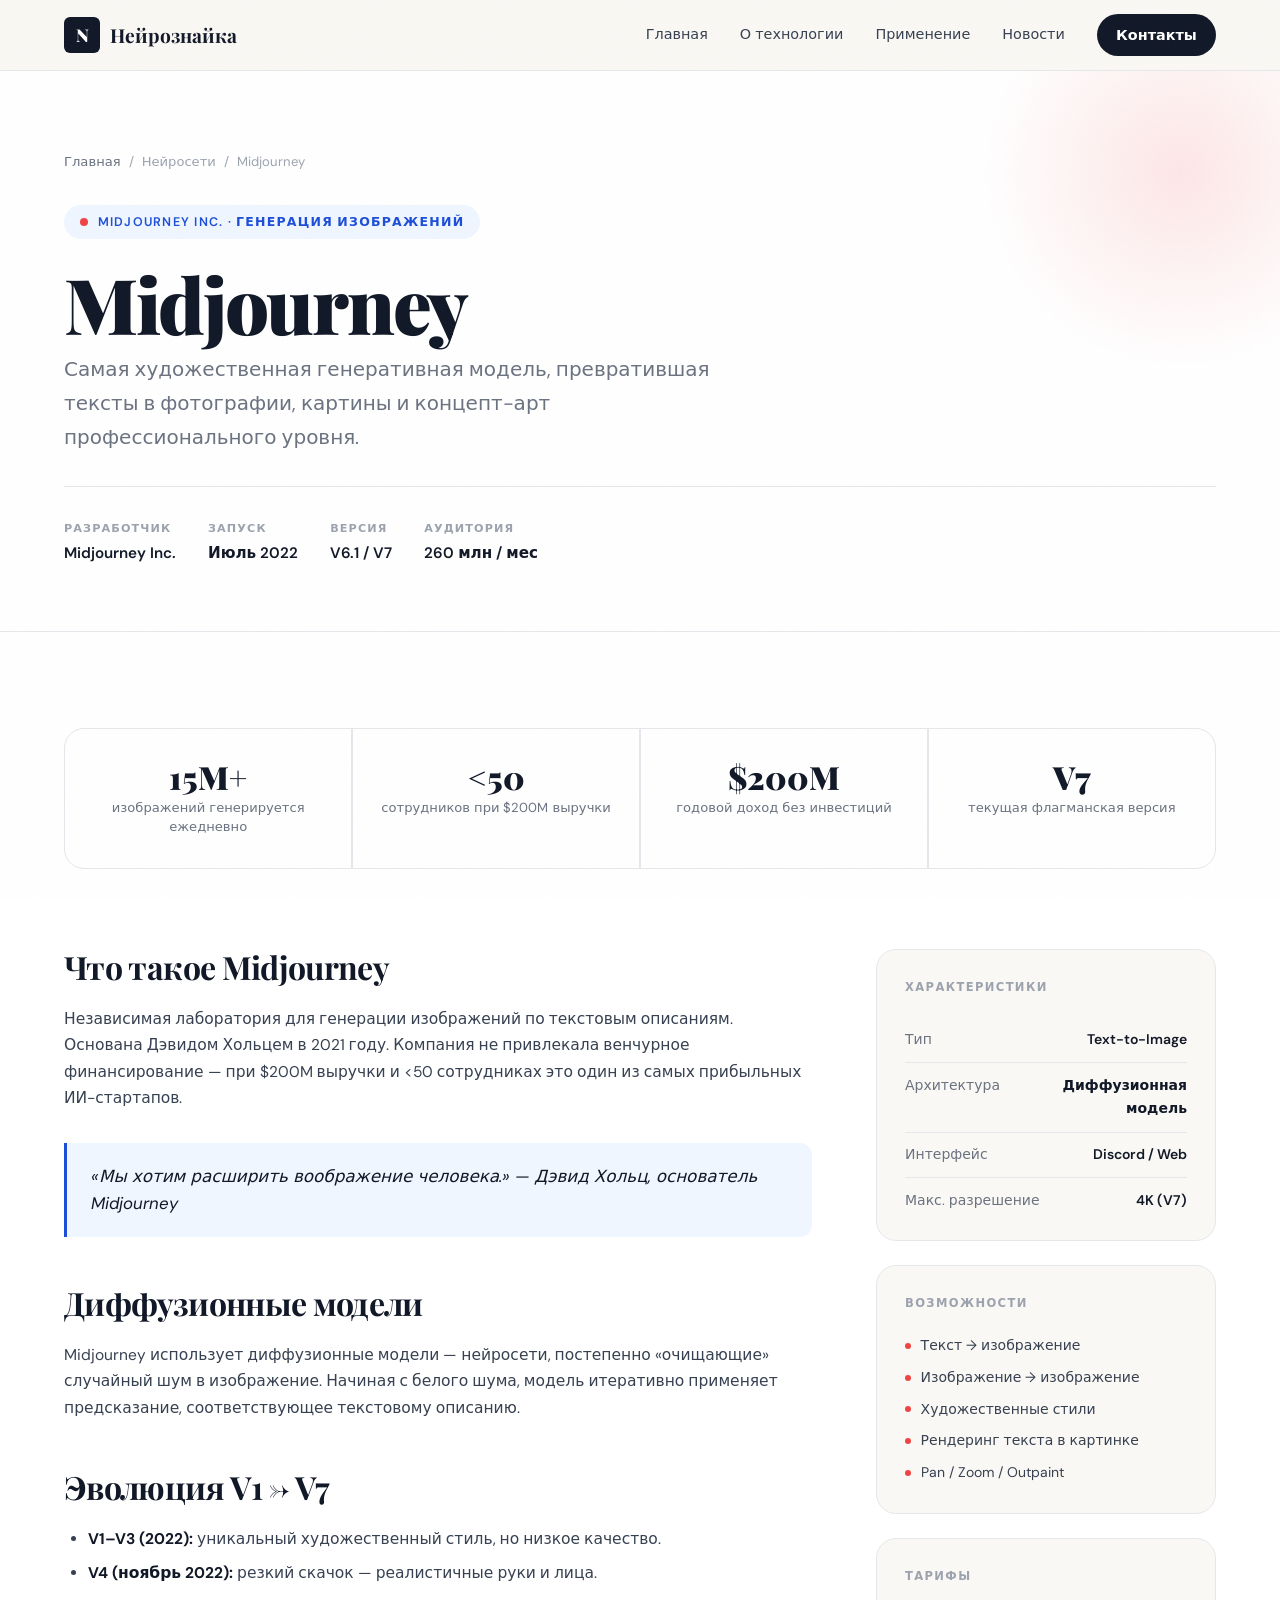
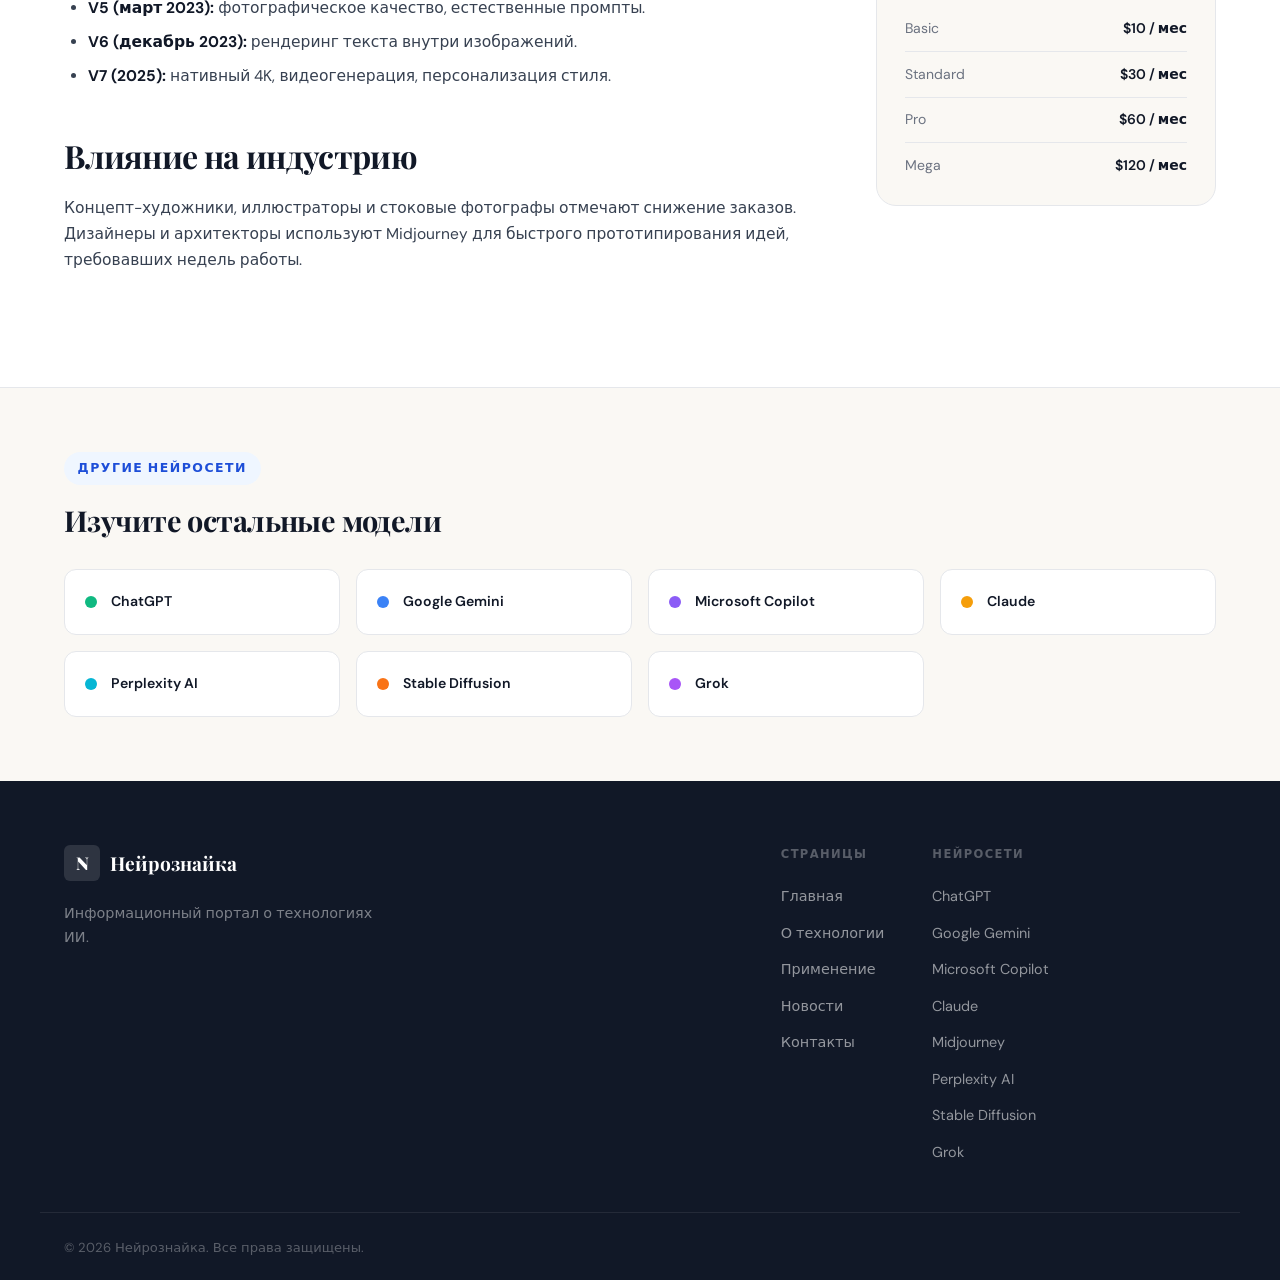
<file: nn-midjourney.html>
<!DOCTYPE html>
<html lang="ru">
<head>
<meta charset="UTF-8"><meta name="viewport" content="width=device-width,initial-scale=1">
<title>Midjourney — Нейрознайка</title>
<link rel="preconnect" href="https://fonts.googleapis.com"><link href="https://fonts.googleapis.com/css2?family=Playfair+Display:ital,wght@0,400;0,700;0,900;1,400;1,700&family=DM+Sans:wght@300;400;500;600&display=swap" rel="stylesheet">
<link rel="stylesheet" href="style.css">
</head>
<body>
<div class="page-noise"></div>
<header class="site-header" id="H">
<div class="container nav-container">
<a href="index.html" class="logo"><span class="logo-mark">N</span><span class="logo-text">Нейрознайка</span></a>
<nav class="nav-links" id="NL">
<a href="index.html" class="nav-link">Главная</a>
<a href="about.html" class="nav-link">О технологии</a>
<a href="applications.html" class="nav-link">Применение</a>
<a href="news.html" class="nav-link">Новости</a>
<a href="contact.html" class="nav-link nav-cta">Контакты</a>
</nav>
<button class="burger" id="B"><span></span><span></span><span></span></button>
</div>
</header>
<main><section class="net-hero" style="overflow:hidden">
<div style="position:absolute;top:-100px;right:-100px;width:400px;height:400px;border-radius:50%;background:radial-gradient(circle,#ef444422,transparent 70%);pointer-events:none"></div>
<div class="container"><nav class="breadcrumb"><a href="index.html">Главная</a><span>/</span><span>Нейросети</span><span>/</span><span>Midjourney</span></nav>
<div class="nbadge rv-up"><div class="nbadge-dot" style="background:#ef4444"></div>Midjourney Inc. · Генерация изображений</div>
<h1 class="net-title rv-up d1">Midjourney</h1>
<p class="net-sub rv-up d2">Самая художественная генеративная модель, превратившая тексты в фотографии, картины и концепт-арт профессионального уровня.</p>
<div class="net-meta rv-up d3">
<div class="nm-item"><div class="nm-lbl">Разработчик</div><div class="nm-val">Midjourney Inc.</div></div>
<div class="nm-item"><div class="nm-lbl">Запуск</div><div class="nm-val">Июль 2022</div></div>
<div class="nm-item"><div class="nm-lbl">Версия</div><div class="nm-val">V6.1 / V7</div></div>
<div class="nm-item"><div class="nm-lbl">Аудитория</div><div class="nm-val">260 млн / мес</div></div>
</div>
</div>
</section><section class="net-content"><div class="container">
<div class="facts-grid rv-up"><div class="fact"><div class="fv">15M+</div><div class="fl">изображений генерируется ежедневно</div></div><div class="fact"><div class="fv"><50</div><div class="fl">сотрудников при $200M выручки</div></div><div class="fact"><div class="fv">$200M</div><div class="fl">годовой доход без инвестиций</div></div><div class="fact"><div class="fv">V7</div><div class="fl">текущая флагманская версия</div></div></div>
<div class="net-grid">
<div class="net-body rv-left"><h2>Что такое Midjourney</h2>
<p>Независимая лаборатория для генерации изображений по текстовым описаниям. Основана Дэвидом Хольцем в 2021 году. Компания не привлекала венчурное финансирование — при $200M выручки и <50 сотрудниках это один из самых прибыльных ИИ-стартапов.</p>
<div class="bq"><p>«Мы хотим расширить воображение человека.» — Дэвид Хольц, основатель Midjourney</p></div>
<h2>Диффузионные модели</h2>
<p>Midjourney использует диффузионные модели — нейросети, постепенно «очищающие» случайный шум в изображение. Начиная с белого шума, модель итеративно применяет предсказание, соответствующее текстовому описанию.</p>
<h2>Эволюция V1 → V7</h2>
<ul>
<li><strong>V1–V3 (2022):</strong> уникальный художественный стиль, но низкое качество.</li>
<li><strong>V4 (ноябрь 2022):</strong> резкий скачок — реалистичные руки и лица.</li>
<li><strong>V5 (март 2023):</strong> фотографическое качество, естественные промпты.</li>
<li><strong>V6 (декабрь 2023):</strong> рендеринг текста внутри изображений.</li>
<li><strong>V7 (2025):</strong> нативный 4K, видеогенерация, персонализация стиля.</li>
</ul>
<h2>Влияние на индустрию</h2>
<p>Концепт-художники, иллюстраторы и стоковые фотографы отмечают снижение заказов. Дизайнеры и архитекторы используют Midjourney для быстрого прототипирования идей, требовавших недель работы.</p></div>
<div class="sidebar rv-right"><div class="sc"><div class="sc-t">Характеристики</div><div class="sr"><span class="sr-l">Тип</span><span class="sr-v">Text-to-Image</span></div><div class="sr"><span class="sr-l">Архитектура</span><span class="sr-v">Диффузионная модель</span></div><div class="sr"><span class="sr-l">Интерфейс</span><span class="sr-v">Discord / Web</span></div><div class="sr"><span class="sr-l">Макс. разрешение</span><span class="sr-v">4K (V7)</span></div></div><div class="sc"><div class="sc-t">Возможности</div><div class="caps"><div class="cap"><div class="cap-d" style="background:#ef4444"></div>Текст → изображение</div><div class="cap"><div class="cap-d" style="background:#ef4444"></div>Изображение → изображение</div><div class="cap"><div class="cap-d" style="background:#ef4444"></div>Художественные стили</div><div class="cap"><div class="cap-d" style="background:#ef4444"></div>Рендеринг текста в картинке</div><div class="cap"><div class="cap-d" style="background:#ef4444"></div>Pan / Zoom / Outpaint</div></div></div><div class="sc"><div class="sc-t">Тарифы</div><div class="sr"><span class="sr-l">Basic</span><span class="sr-v">$10 / мес</span></div><div class="sr"><span class="sr-l">Standard</span><span class="sr-v">$30 / мес</span></div><div class="sr"><span class="sr-l">Pro</span><span class="sr-v">$60 / мес</span></div><div class="sr"><span class="sr-l">Mega</span><span class="sr-v">$120 / мес</span></div></div></div>
</div>
</div></section><section class="other-nets"><div class="container"><span class="tag">Другие нейросети</span><h2 style="font-size:clamp(1.4rem,2.5vw,1.8rem)">Изучите остальные модели</h2><div class="on-grid"><a href="nn-chatgpt.html" class="on-card"><div class="on-dot" style="background:#10b981"></div><span class="on-name">ChatGPT</span></a><a href="nn-gemini.html" class="on-card"><div class="on-dot" style="background:#3b82f6"></div><span class="on-name">Google Gemini</span></a><a href="nn-copilot.html" class="on-card"><div class="on-dot" style="background:#8b5cf6"></div><span class="on-name">Microsoft Copilot</span></a><a href="nn-claude.html" class="on-card"><div class="on-dot" style="background:#f59e0b"></div><span class="on-name">Claude</span></a><a href="nn-perplexity.html" class="on-card"><div class="on-dot" style="background:#06b6d4"></div><span class="on-name">Perplexity AI</span></a><a href="nn-stablediffusion.html" class="on-card"><div class="on-dot" style="background:#f97316"></div><span class="on-name">Stable Diffusion</span></a><a href="nn-grok.html" class="on-card"><div class="on-dot" style="background:#a855f7"></div><span class="on-name">Grok</span></a></div></div></section></main>
<footer class="site-footer">
<div class="container footer-inner">
<div class="footer-brand"><div class="logo"><span class="logo-mark">N</span><span class="logo-text">Нейрознайка</span></div><p>Информационный портал о технологиях ИИ.</p></div>
<div class="footer-links">
<div class="fc"><div class="fc-t">Страницы</div><a href="index.html">Главная</a><a href="about.html">О технологии</a><a href="applications.html">Применение</a><a href="news.html">Новости</a><a href="contact.html">Контакты</a></div>
<div class="fc"><div class="fc-t">Нейросети</div>
<a href="nn-chatgpt.html">ChatGPT</a><a href="nn-gemini.html">Google Gemini</a><a href="nn-copilot.html">Microsoft Copilot</a><a href="nn-claude.html">Claude</a>
<a href="nn-midjourney.html">Midjourney</a><a href="nn-perplexity.html">Perplexity AI</a><a href="nn-stablediffusion.html">Stable Diffusion</a><a href="nn-grok.html">Grok</a>
</div></div>
</div>
<div class="footer-bottom"><div class="container"><span>© 2026 Нейрознайка. Все права защищены.</span></div></div>
</footer>
<button class="go-top" id="GT"><svg width="18" height="18" viewBox="0 0 18 18" fill="none"><path d="M9 14V4M9 4L4 9M9 4l5 5" stroke="currentColor" stroke-width="2" stroke-linecap="round" stroke-linejoin="round"/></svg></button>
<script src="app.js"></script>
</body>
</html>
</file>
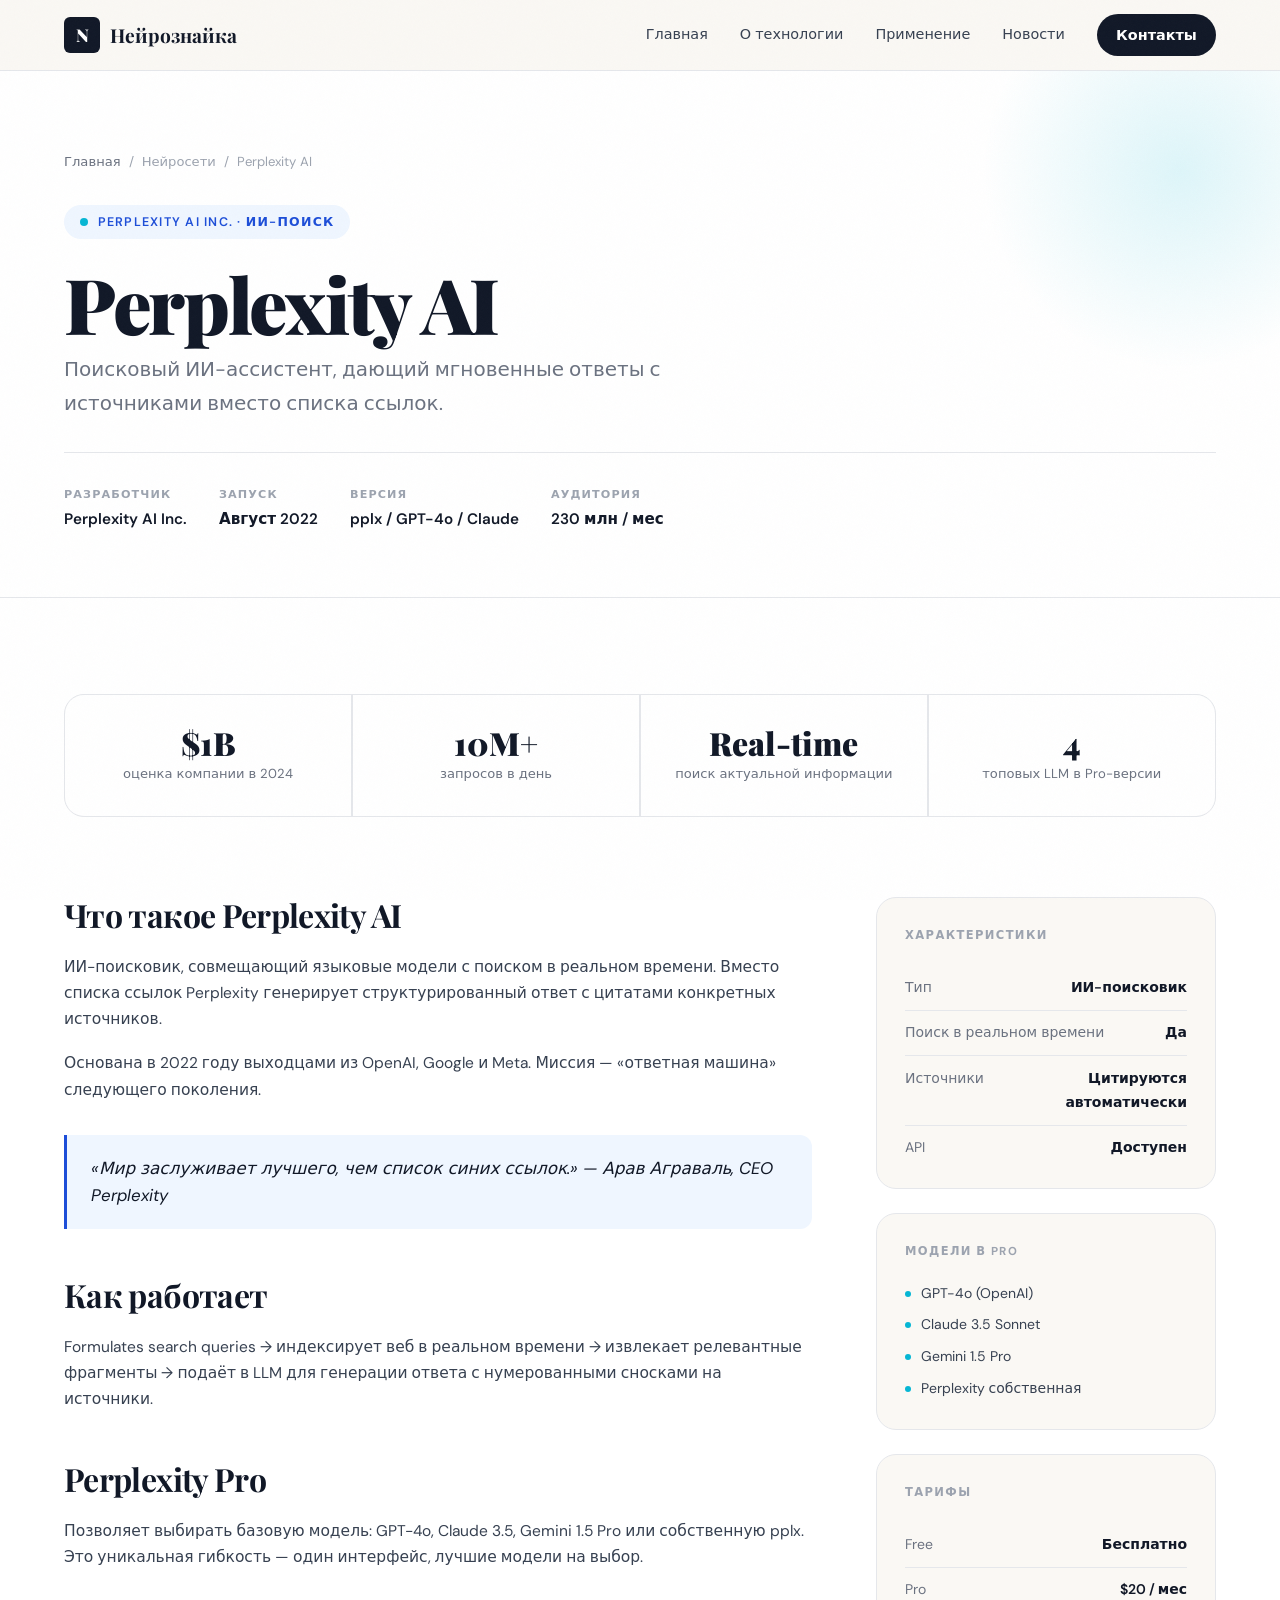
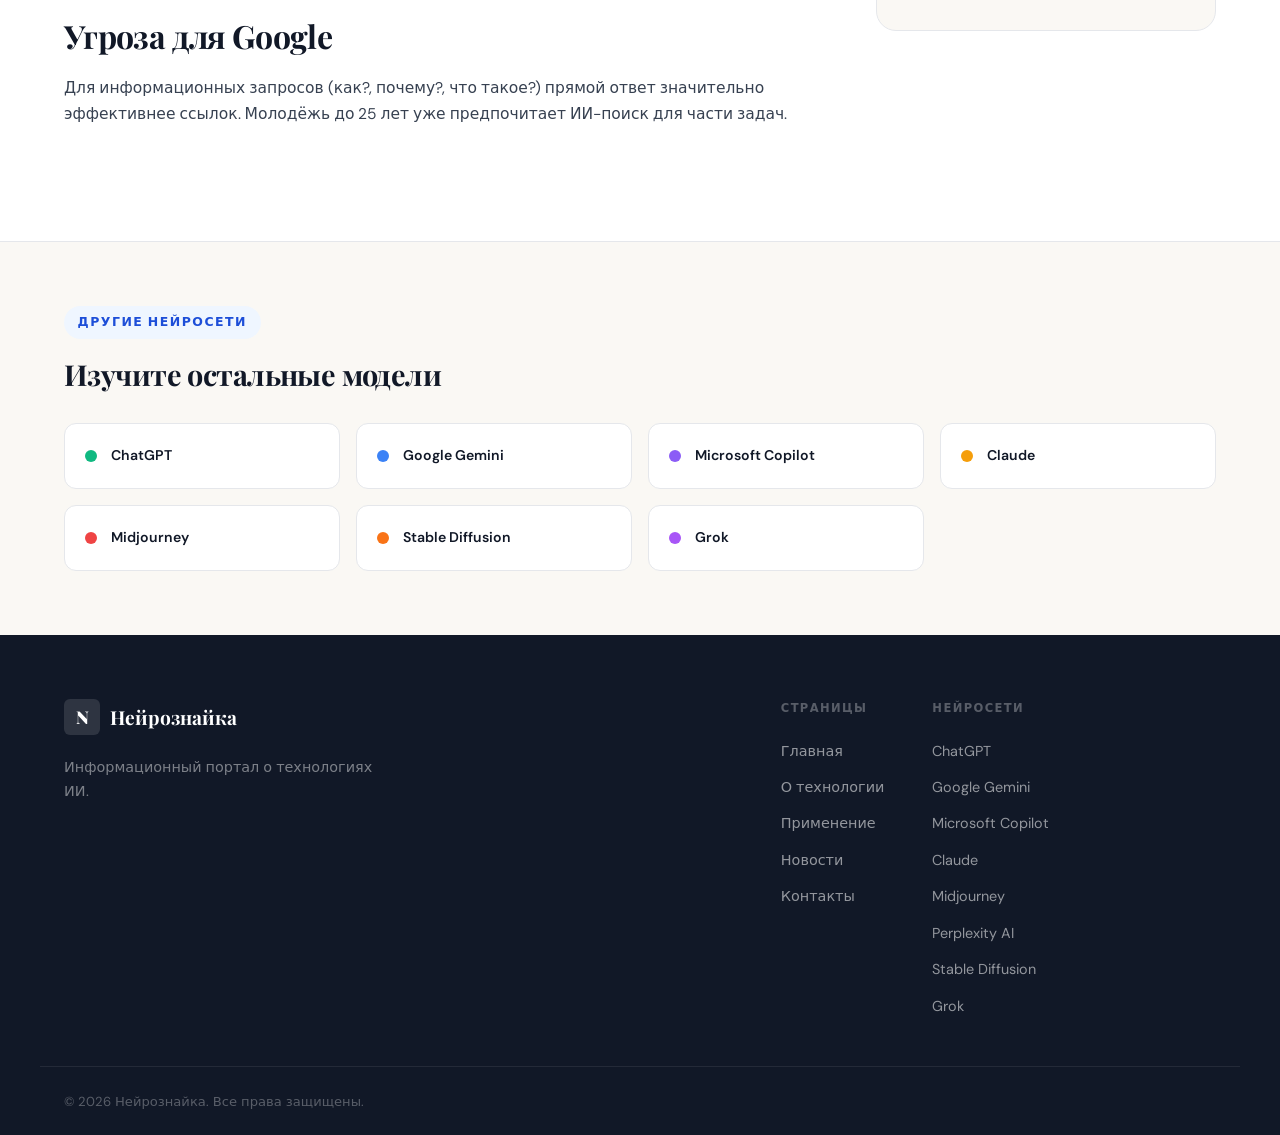
<file: nn-perplexity.html>
<!DOCTYPE html>
<html lang="ru">
<head>
<meta charset="UTF-8"><meta name="viewport" content="width=device-width,initial-scale=1">
<title>Perplexity AI — Нейрознайка</title>
<link rel="preconnect" href="https://fonts.googleapis.com"><link href="https://fonts.googleapis.com/css2?family=Playfair+Display:ital,wght@0,400;0,700;0,900;1,400;1,700&family=DM+Sans:wght@300;400;500;600&display=swap" rel="stylesheet">
<link rel="stylesheet" href="style.css">
</head>
<body>
<div class="page-noise"></div>
<header class="site-header" id="H">
<div class="container nav-container">
<a href="index.html" class="logo"><span class="logo-mark">N</span><span class="logo-text">Нейрознайка</span></a>
<nav class="nav-links" id="NL">
<a href="index.html" class="nav-link">Главная</a>
<a href="about.html" class="nav-link">О технологии</a>
<a href="applications.html" class="nav-link">Применение</a>
<a href="news.html" class="nav-link">Новости</a>
<a href="contact.html" class="nav-link nav-cta">Контакты</a>
</nav>
<button class="burger" id="B"><span></span><span></span><span></span></button>
</div>
</header>
<main><section class="net-hero" style="overflow:hidden">
<div style="position:absolute;top:-100px;right:-100px;width:400px;height:400px;border-radius:50%;background:radial-gradient(circle,#06b6d422,transparent 70%);pointer-events:none"></div>
<div class="container"><nav class="breadcrumb"><a href="index.html">Главная</a><span>/</span><span>Нейросети</span><span>/</span><span>Perplexity AI</span></nav>
<div class="nbadge rv-up"><div class="nbadge-dot" style="background:#06b6d4"></div>Perplexity AI Inc. · ИИ-поиск</div>
<h1 class="net-title rv-up d1">Perplexity AI</h1>
<p class="net-sub rv-up d2">Поисковый ИИ-ассистент, дающий мгновенные ответы с источниками вместо списка ссылок.</p>
<div class="net-meta rv-up d3">
<div class="nm-item"><div class="nm-lbl">Разработчик</div><div class="nm-val">Perplexity AI Inc.</div></div>
<div class="nm-item"><div class="nm-lbl">Запуск</div><div class="nm-val">Август 2022</div></div>
<div class="nm-item"><div class="nm-lbl">Версия</div><div class="nm-val">pplx / GPT-4o / Claude</div></div>
<div class="nm-item"><div class="nm-lbl">Аудитория</div><div class="nm-val">230 млн / мес</div></div>
</div>
</div>
</section><section class="net-content"><div class="container">
<div class="facts-grid rv-up"><div class="fact"><div class="fv">$1B</div><div class="fl">оценка компании в 2024</div></div><div class="fact"><div class="fv">10M+</div><div class="fl">запросов в день</div></div><div class="fact"><div class="fv">Real-time</div><div class="fl">поиск актуальной информации</div></div><div class="fact"><div class="fv">4</div><div class="fl">топовых LLM в Pro-версии</div></div></div>
<div class="net-grid">
<div class="net-body rv-left"><h2>Что такое Perplexity AI</h2>
<p>ИИ-поисковик, совмещающий языковые модели с поиском в реальном времени. Вместо списка ссылок Perplexity генерирует структурированный ответ с цитатами конкретных источников.</p>
<p>Основана в 2022 году выходцами из OpenAI, Google и Meta. Миссия — «ответная машина» следующего поколения.</p>
<div class="bq"><p>«Мир заслуживает лучшего, чем список синих ссылок.» — Арав Аграваль, CEO Perplexity</p></div>
<h2>Как работает</h2>
<p>Formulates search queries → индексирует веб в реальном времени → извлекает релевантные фрагменты → подаёт в LLM для генерации ответа с нумерованными сносками на источники.</p>
<h2>Perplexity Pro</h2>
<p>Позволяет выбирать базовую модель: GPT-4o, Claude 3.5, Gemini 1.5 Pro или собственную pplx. Это уникальная гибкость — один интерфейс, лучшие модели на выбор.</p>
<h2>Угроза для Google</h2>
<p>Для информационных запросов (как?, почему?, что такое?) прямой ответ значительно эффективнее ссылок. Молодёжь до 25 лет уже предпочитает ИИ-поиск для части задач.</p></div>
<div class="sidebar rv-right"><div class="sc"><div class="sc-t">Характеристики</div><div class="sr"><span class="sr-l">Тип</span><span class="sr-v">ИИ-поисковик</span></div><div class="sr"><span class="sr-l">Поиск в реальном времени</span><span class="sr-v">Да</span></div><div class="sr"><span class="sr-l">Источники</span><span class="sr-v">Цитируются автоматически</span></div><div class="sr"><span class="sr-l">API</span><span class="sr-v">Доступен</span></div></div><div class="sc"><div class="sc-t">Модели в Pro</div><div class="caps"><div class="cap"><div class="cap-d" style="background:#06b6d4"></div>GPT-4o (OpenAI)</div><div class="cap"><div class="cap-d" style="background:#06b6d4"></div>Claude 3.5 Sonnet</div><div class="cap"><div class="cap-d" style="background:#06b6d4"></div>Gemini 1.5 Pro</div><div class="cap"><div class="cap-d" style="background:#06b6d4"></div>Perplexity собственная</div></div></div><div class="sc"><div class="sc-t">Тарифы</div><div class="sr"><span class="sr-l">Free</span><span class="sr-v">Бесплатно</span></div><div class="sr"><span class="sr-l">Pro</span><span class="sr-v">$20 / мес</span></div></div></div>
</div>
</div></section><section class="other-nets"><div class="container"><span class="tag">Другие нейросети</span><h2 style="font-size:clamp(1.4rem,2.5vw,1.8rem)">Изучите остальные модели</h2><div class="on-grid"><a href="nn-chatgpt.html" class="on-card"><div class="on-dot" style="background:#10b981"></div><span class="on-name">ChatGPT</span></a><a href="nn-gemini.html" class="on-card"><div class="on-dot" style="background:#3b82f6"></div><span class="on-name">Google Gemini</span></a><a href="nn-copilot.html" class="on-card"><div class="on-dot" style="background:#8b5cf6"></div><span class="on-name">Microsoft Copilot</span></a><a href="nn-claude.html" class="on-card"><div class="on-dot" style="background:#f59e0b"></div><span class="on-name">Claude</span></a><a href="nn-midjourney.html" class="on-card"><div class="on-dot" style="background:#ef4444"></div><span class="on-name">Midjourney</span></a><a href="nn-stablediffusion.html" class="on-card"><div class="on-dot" style="background:#f97316"></div><span class="on-name">Stable Diffusion</span></a><a href="nn-grok.html" class="on-card"><div class="on-dot" style="background:#a855f7"></div><span class="on-name">Grok</span></a></div></div></section></main>
<footer class="site-footer">
<div class="container footer-inner">
<div class="footer-brand"><div class="logo"><span class="logo-mark">N</span><span class="logo-text">Нейрознайка</span></div><p>Информационный портал о технологиях ИИ.</p></div>
<div class="footer-links">
<div class="fc"><div class="fc-t">Страницы</div><a href="index.html">Главная</a><a href="about.html">О технологии</a><a href="applications.html">Применение</a><a href="news.html">Новости</a><a href="contact.html">Контакты</a></div>
<div class="fc"><div class="fc-t">Нейросети</div>
<a href="nn-chatgpt.html">ChatGPT</a><a href="nn-gemini.html">Google Gemini</a><a href="nn-copilot.html">Microsoft Copilot</a><a href="nn-claude.html">Claude</a>
<a href="nn-midjourney.html">Midjourney</a><a href="nn-perplexity.html">Perplexity AI</a><a href="nn-stablediffusion.html">Stable Diffusion</a><a href="nn-grok.html">Grok</a>
</div></div>
</div>
<div class="footer-bottom"><div class="container"><span>© 2026 Нейрознайка. Все права защищены.</span></div></div>
</footer>
<button class="go-top" id="GT"><svg width="18" height="18" viewBox="0 0 18 18" fill="none"><path d="M9 14V4M9 4L4 9M9 4l5 5" stroke="currentColor" stroke-width="2" stroke-linecap="round" stroke-linejoin="round"/></svg></button>
<script src="app.js"></script>
</body>
</html>
</file>
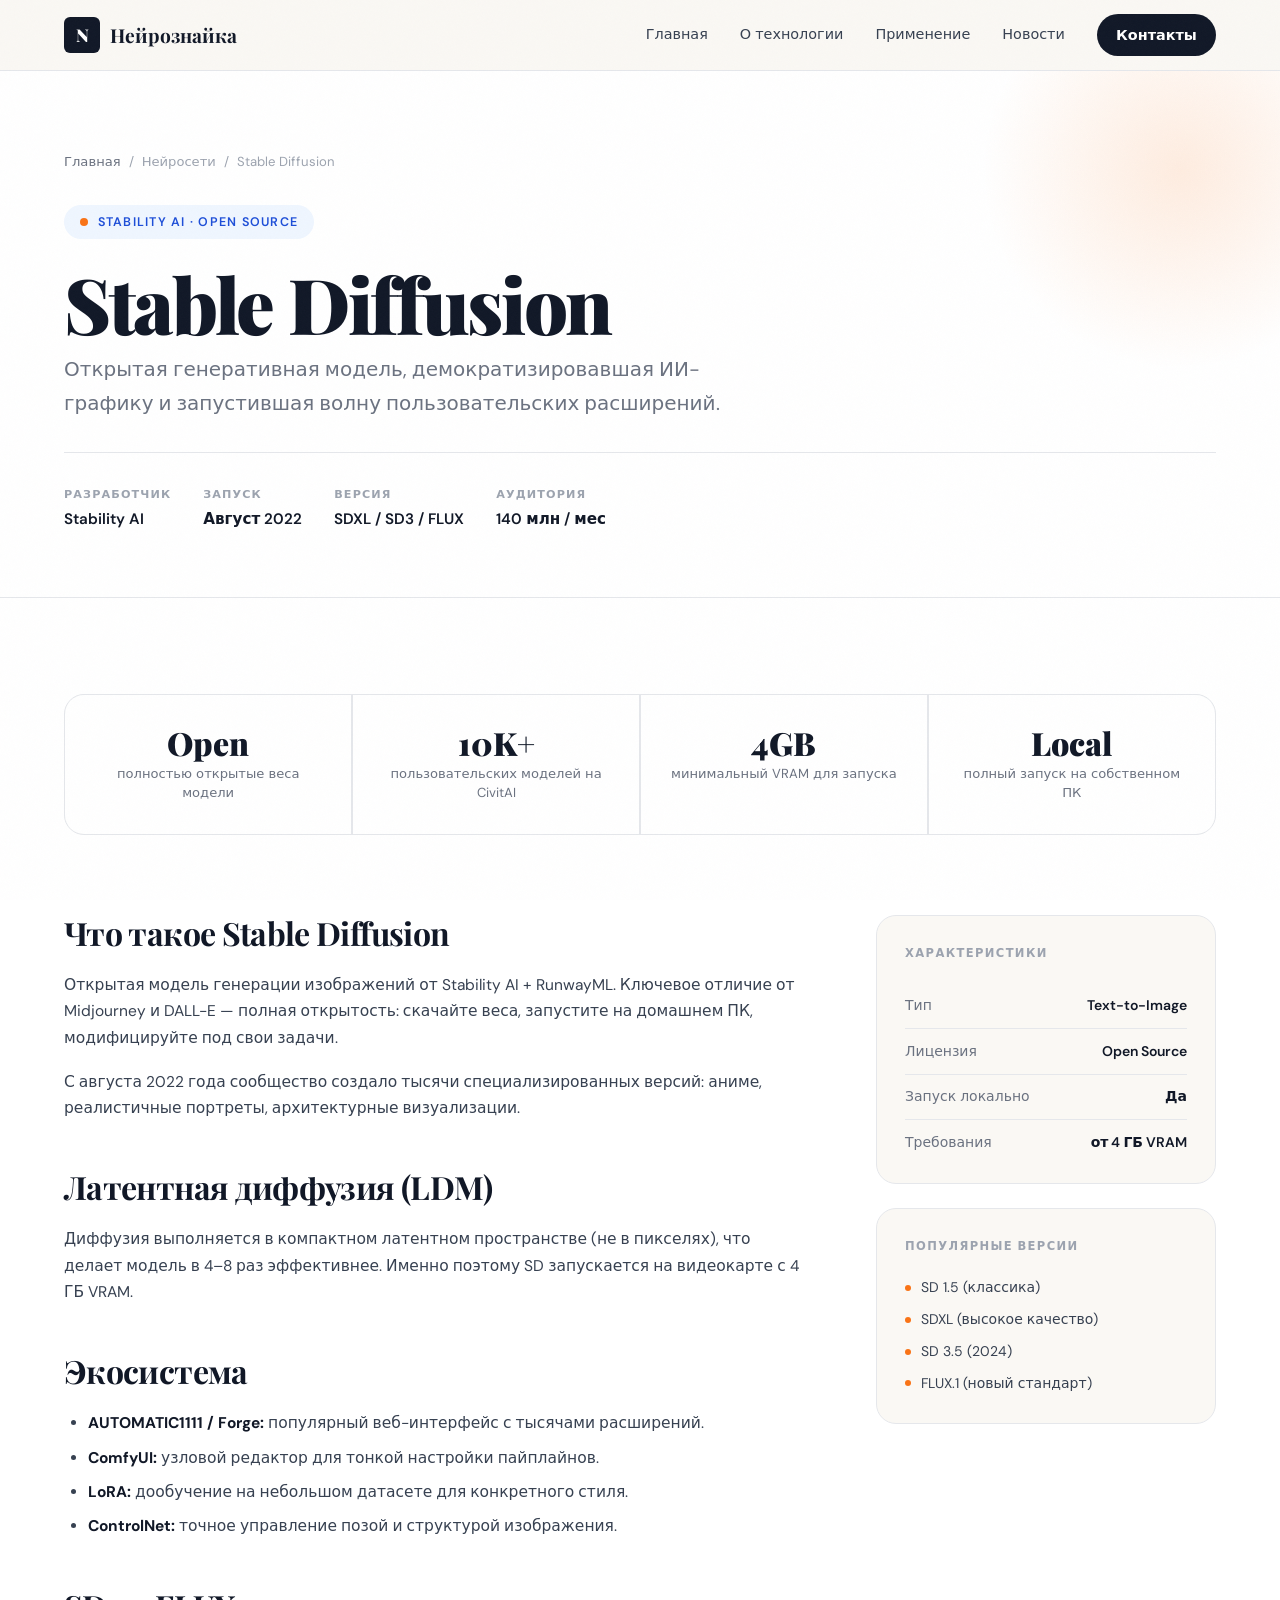
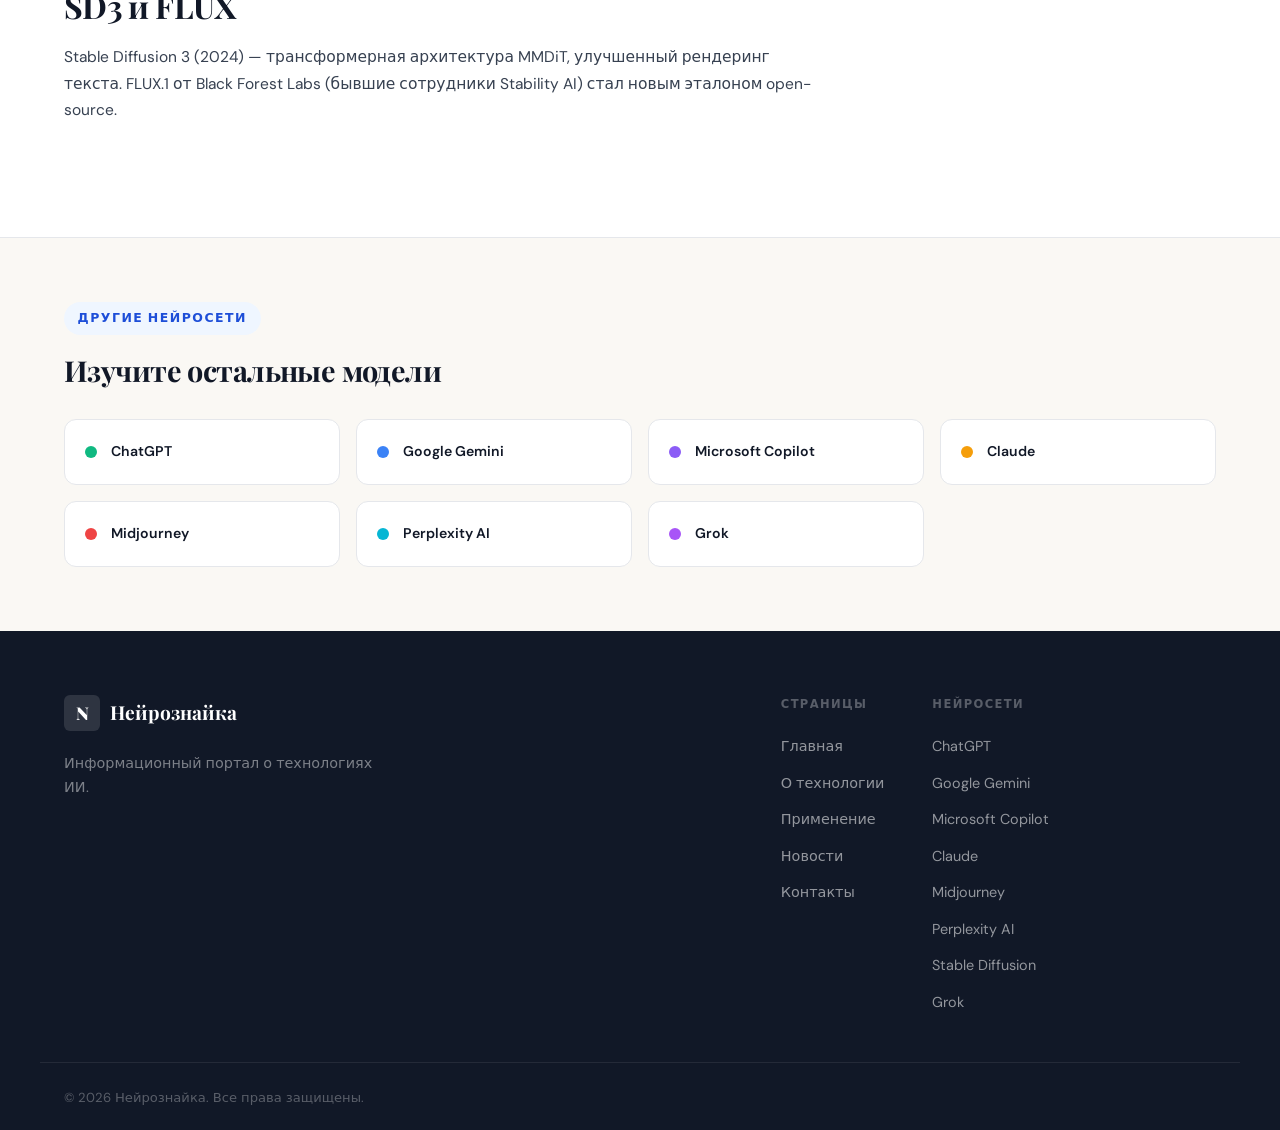
<file: nn-stablediffusion.html>
<!DOCTYPE html>
<html lang="ru">
<head>
<meta charset="UTF-8"><meta name="viewport" content="width=device-width,initial-scale=1">
<title>Stable Diffusion — Нейрознайка</title>
<link rel="preconnect" href="https://fonts.googleapis.com"><link href="https://fonts.googleapis.com/css2?family=Playfair+Display:ital,wght@0,400;0,700;0,900;1,400;1,700&family=DM+Sans:wght@300;400;500;600&display=swap" rel="stylesheet">
<link rel="stylesheet" href="style.css">
</head>
<body>
<div class="page-noise"></div>
<header class="site-header" id="H">
<div class="container nav-container">
<a href="index.html" class="logo"><span class="logo-mark">N</span><span class="logo-text">Нейрознайка</span></a>
<nav class="nav-links" id="NL">
<a href="index.html" class="nav-link">Главная</a>
<a href="about.html" class="nav-link">О технологии</a>
<a href="applications.html" class="nav-link">Применение</a>
<a href="news.html" class="nav-link">Новости</a>
<a href="contact.html" class="nav-link nav-cta">Контакты</a>
</nav>
<button class="burger" id="B"><span></span><span></span><span></span></button>
</div>
</header>
<main><section class="net-hero" style="overflow:hidden">
<div style="position:absolute;top:-100px;right:-100px;width:400px;height:400px;border-radius:50%;background:radial-gradient(circle,#f9731622,transparent 70%);pointer-events:none"></div>
<div class="container"><nav class="breadcrumb"><a href="index.html">Главная</a><span>/</span><span>Нейросети</span><span>/</span><span>Stable Diffusion</span></nav>
<div class="nbadge rv-up"><div class="nbadge-dot" style="background:#f97316"></div>Stability AI · Open Source</div>
<h1 class="net-title rv-up d1">Stable Diffusion</h1>
<p class="net-sub rv-up d2">Открытая генеративная модель, демократизировавшая ИИ-графику и запустившая волну пользовательских расширений.</p>
<div class="net-meta rv-up d3">
<div class="nm-item"><div class="nm-lbl">Разработчик</div><div class="nm-val">Stability AI</div></div>
<div class="nm-item"><div class="nm-lbl">Запуск</div><div class="nm-val">Август 2022</div></div>
<div class="nm-item"><div class="nm-lbl">Версия</div><div class="nm-val">SDXL / SD3 / FLUX</div></div>
<div class="nm-item"><div class="nm-lbl">Аудитория</div><div class="nm-val">140 млн / мес</div></div>
</div>
</div>
</section><section class="net-content"><div class="container">
<div class="facts-grid rv-up"><div class="fact"><div class="fv">Open</div><div class="fl">полностью открытые веса модели</div></div><div class="fact"><div class="fv">10K+</div><div class="fl">пользовательских моделей на CivitAI</div></div><div class="fact"><div class="fv">4GB</div><div class="fl">минимальный VRAM для запуска</div></div><div class="fact"><div class="fv">Local</div><div class="fl">полный запуск на собственном ПК</div></div></div>
<div class="net-grid">
<div class="net-body rv-left"><h2>Что такое Stable Diffusion</h2>
<p>Открытая модель генерации изображений от Stability AI + RunwayML. Ключевое отличие от Midjourney и DALL-E — полная открытость: скачайте веса, запустите на домашнем ПК, модифицируйте под свои задачи.</p>
<p>С августа 2022 года сообщество создало тысячи специализированных версий: аниме, реалистичные портреты, архитектурные визуализации.</p>
<h2>Латентная диффузия (LDM)</h2>
<p>Диффузия выполняется в компактном латентном пространстве (не в пикселях), что делает модель в 4–8 раз эффективнее. Именно поэтому SD запускается на видеокарте с 4 ГБ VRAM.</p>
<h2>Экосистема</h2>
<ul>
<li><strong>AUTOMATIC1111 / Forge:</strong> популярный веб-интерфейс с тысячами расширений.</li>
<li><strong>ComfyUI:</strong> узловой редактор для тонкой настройки пайплайнов.</li>
<li><strong>LoRA:</strong> дообучение на небольшом датасете для конкретного стиля.</li>
<li><strong>ControlNet:</strong> точное управление позой и структурой изображения.</li>
</ul>
<h2>SD3 и FLUX</h2>
<p>Stable Diffusion 3 (2024) — трансформерная архитектура MMDiT, улучшенный рендеринг текста. FLUX.1 от Black Forest Labs (бывшие сотрудники Stability AI) стал новым эталоном open-source.</p></div>
<div class="sidebar rv-right"><div class="sc"><div class="sc-t">Характеристики</div><div class="sr"><span class="sr-l">Тип</span><span class="sr-v">Text-to-Image</span></div><div class="sr"><span class="sr-l">Лицензия</span><span class="sr-v">Open Source</span></div><div class="sr"><span class="sr-l">Запуск локально</span><span class="sr-v">Да</span></div><div class="sr"><span class="sr-l">Требования</span><span class="sr-v">от 4 ГБ VRAM</span></div></div><div class="sc"><div class="sc-t">Популярные версии</div><div class="caps"><div class="cap"><div class="cap-d" style="background:#f97316"></div>SD 1.5 (классика)</div><div class="cap"><div class="cap-d" style="background:#f97316"></div>SDXL (высокое качество)</div><div class="cap"><div class="cap-d" style="background:#f97316"></div>SD 3.5 (2024)</div><div class="cap"><div class="cap-d" style="background:#f97316"></div>FLUX.1 (новый стандарт)</div></div></div></div>
</div>
</div></section><section class="other-nets"><div class="container"><span class="tag">Другие нейросети</span><h2 style="font-size:clamp(1.4rem,2.5vw,1.8rem)">Изучите остальные модели</h2><div class="on-grid"><a href="nn-chatgpt.html" class="on-card"><div class="on-dot" style="background:#10b981"></div><span class="on-name">ChatGPT</span></a><a href="nn-gemini.html" class="on-card"><div class="on-dot" style="background:#3b82f6"></div><span class="on-name">Google Gemini</span></a><a href="nn-copilot.html" class="on-card"><div class="on-dot" style="background:#8b5cf6"></div><span class="on-name">Microsoft Copilot</span></a><a href="nn-claude.html" class="on-card"><div class="on-dot" style="background:#f59e0b"></div><span class="on-name">Claude</span></a><a href="nn-midjourney.html" class="on-card"><div class="on-dot" style="background:#ef4444"></div><span class="on-name">Midjourney</span></a><a href="nn-perplexity.html" class="on-card"><div class="on-dot" style="background:#06b6d4"></div><span class="on-name">Perplexity AI</span></a><a href="nn-grok.html" class="on-card"><div class="on-dot" style="background:#a855f7"></div><span class="on-name">Grok</span></a></div></div></section></main>
<footer class="site-footer">
<div class="container footer-inner">
<div class="footer-brand"><div class="logo"><span class="logo-mark">N</span><span class="logo-text">Нейрознайка</span></div><p>Информационный портал о технологиях ИИ.</p></div>
<div class="footer-links">
<div class="fc"><div class="fc-t">Страницы</div><a href="index.html">Главная</a><a href="about.html">О технологии</a><a href="applications.html">Применение</a><a href="news.html">Новости</a><a href="contact.html">Контакты</a></div>
<div class="fc"><div class="fc-t">Нейросети</div>
<a href="nn-chatgpt.html">ChatGPT</a><a href="nn-gemini.html">Google Gemini</a><a href="nn-copilot.html">Microsoft Copilot</a><a href="nn-claude.html">Claude</a>
<a href="nn-midjourney.html">Midjourney</a><a href="nn-perplexity.html">Perplexity AI</a><a href="nn-stablediffusion.html">Stable Diffusion</a><a href="nn-grok.html">Grok</a>
</div></div>
</div>
<div class="footer-bottom"><div class="container"><span>© 2026 Нейрознайка. Все права защищены.</span></div></div>
</footer>
<button class="go-top" id="GT"><svg width="18" height="18" viewBox="0 0 18 18" fill="none"><path d="M9 14V4M9 4L4 9M9 4l5 5" stroke="currentColor" stroke-width="2" stroke-linecap="round" stroke-linejoin="round"/></svg></button>
<script src="app.js"></script>
</body>
</html>
</file>
<file: style.css>
*,*::before,*::after{margin:0;padding:0;box-sizing:border-box}
:root{
  --cream:#faf8f4;--white:#fff;--ink:#111827;--ink-mid:#374151;
  --ink-light:#6b7280;--ink-faint:#9ca3af;
  --accent:#1d4ed8;--accent-pale:#eff6ff;--line:#e5e7eb;--line-s:#d1d5db;
  --sh-md:0 4px 16px rgba(0,0,0,.08);--sh-lg:0 20px 48px rgba(0,0,0,.1);
  --fd:'Playfair Display',Georgia,serif;--fb:'DM Sans',system-ui,sans-serif;
  --r-md:12px;--r-lg:20px;--r-xl:32px;--ease:cubic-bezier(.16,1,.3,1)
}
html{scroll-behavior:smooth;-webkit-font-smoothing:antialiased}
body{font-family:var(--fb);background:var(--cream);color:var(--ink);line-height:1.7;overflow-x:hidden}
h1,h2,h3,h4{font-family:var(--fd);line-height:1.15;letter-spacing:-.02em}
h1{font-size:clamp(2.8rem,6vw,5.5rem);font-weight:900}
h2{font-size:clamp(2rem,4vw,3rem);font-weight:700}
h3{font-size:clamp(1.4rem,2.5vw,1.8rem);font-weight:700}
p{color:var(--ink-mid);margin-bottom:1rem}
p:last-child{margin-bottom:0}
a{color:var(--accent);text-decoration:none}
img{max-width:100%;display:block}
.container{max-width:1200px;margin:0 auto;padding:0 1.5rem}

.page-noise{position:fixed;inset:0;z-index:9999;pointer-events:none;opacity:.025;
  background:url("data:image/svg+xml,%3Csvg viewBox='0 0 256 256' xmlns='http://www.w3.org/2000/svg'%3E%3Cfilter id='n'%3E%3CfeTurbulence type='fractalNoise' baseFrequency='.9' numOctaves='4' stitchTiles='stitch'/%3E%3C/filter%3E%3Crect width='100%25' height='100%25' filter='url(%23n)'/%3E%3C/svg%3E") 0/128px}

.btn{display:inline-flex;align-items:center;gap:.5rem;font-family:var(--fb);font-size:.9375rem;
  font-weight:600;padding:.85rem 2rem;border-radius:100px;border:none;cursor:pointer;
  text-decoration:none;transition:all .25s var(--ease)}
.btn-primary{background:var(--ink);color:#fff}
.btn-primary:hover{background:var(--accent);transform:translateY(-2px);box-shadow:0 8px 24px rgba(29,78,216,.25)}
.btn-ghost{background:transparent;color:var(--ink);border:1.5px solid var(--line-s)}
.btn-ghost:hover{background:var(--ink);color:#fff;transform:translateY(-2px)}
.btn-outline{background:transparent;color:var(--accent);border:1.5px solid var(--accent)}
.btn-outline:hover{background:var(--accent);color:#fff;transform:translateY(-2px)}
.btn-text{display:inline-flex;align-items:center;gap:.4rem;font-size:.9rem;font-weight:600;color:var(--accent);transition:gap .2s}
.btn-text::after{content:'→'}
.btn-text:hover{gap:.65rem}

.site-header{position:sticky;top:0;z-index:100;background:rgba(250,248,244,.9);
  backdrop-filter:blur(16px);border-bottom:1px solid var(--line);transition:box-shadow .3s}
.site-header.scrolled{box-shadow:0 1px 6px rgba(0,0,0,.08)}
.nav-container{display:flex;align-items:center;justify-content:space-between;height:70px}
.logo{display:flex;align-items:center;gap:.6rem;text-decoration:none}
.logo-mark{display:flex;align-items:center;justify-content:center;width:36px;height:36px;
  background:var(--ink);color:#fff;font-family:var(--fd);font-size:1.1rem;font-weight:900;
  border-radius:6px;transition:background .25s}
.logo:hover .logo-mark{background:var(--accent)}
.logo-text{font-family:var(--fd);font-weight:700;font-size:1.2rem;color:var(--ink)}
.nav-links{display:flex;align-items:center;gap:2rem}
.nav-link{font-size:.9rem;font-weight:500;color:var(--ink-mid);text-decoration:none;
  position:relative;padding-bottom:2px;transition:color .2s}
.nav-link::after{content:'';position:absolute;bottom:-2px;left:0;width:0;height:2px;
  background:var(--accent);border-radius:2px;transition:width .25s var(--ease)}
.nav-link:hover{color:var(--ink)}.nav-link:hover::after,.nav-link.active::after{width:100%}
.nav-link.active{color:var(--ink);font-weight:600}
.nav-cta{background:var(--ink)!important;color:#fff!important;padding:.55rem 1.2rem;
  border-radius:100px;font-weight:600!important;transition:background .25s,transform .2s!important}
.nav-cta::after{display:none!important}
.nav-cta:hover{background:var(--accent)!important;transform:translateY(-1px)}
.burger{display:none;flex-direction:column;gap:5px;background:none;border:none;cursor:pointer;padding:6px;border-radius:6px}
.burger span{display:block;width:22px;height:2px;background:var(--ink);border-radius:2px;transition:all .3s var(--ease);transform-origin:center}
.burger.open span:nth-child(1){transform:translateY(7px) rotate(45deg)}
.burger.open span:nth-child(2){opacity:0;transform:scaleX(0)}
.burger.open span:nth-child(3){transform:translateY(-7px) rotate(-45deg)}

.tag{display:inline-block;font-size:.78rem;font-weight:600;letter-spacing:.12em;text-transform:uppercase;
  color:var(--accent);background:var(--accent-pale);padding:.35rem .85rem;border-radius:100px;margin-bottom:1.2rem}
.sec-hdr{text-align:center;max-width:640px;margin:0 auto 4rem}

.hero{position:relative;min-height:92vh;display:flex;align-items:center;overflow:hidden;padding:6rem 0 4rem}
.hero-bg{position:absolute;inset:0}
.blob{position:absolute;border-radius:50%;filter:blur(90px);opacity:.25}
.blob-1{width:700px;height:700px;background:radial-gradient(circle,#93c5fd,#c4b5fd);top:-200px;right:-150px;animation:b1 12s ease-in-out infinite}
.blob-2{width:500px;height:500px;background:radial-gradient(circle,#fde68a,#fb923c);bottom:-100px;left:-100px;animation:b2 15s ease-in-out infinite}
@keyframes b1{0%,100%{transform:translate(0,0) scale(1)}33%{transform:translate(-30px,40px) scale(1.05)}66%{transform:translate(20px,-30px) scale(.95)}}
@keyframes b2{0%,100%{transform:translate(0,0)}50%{transform:translate(40px,-40px) scale(1.08)}}
.hero-grid{position:absolute;inset:0;background:linear-gradient(var(--line) 1px,transparent 1px),linear-gradient(90deg,var(--line) 1px,transparent 1px);background-size:60px 60px;opacity:.35;mask-image:radial-gradient(ellipse 80% 80% at 50% 50%,#000 40%,transparent 100%)}
.hero-inner{position:relative;z-index:1;text-align:center;max-width:900px;margin:0 auto}
.hero-tag{display:inline-block;font-size:.78rem;font-weight:600;letter-spacing:.14em;text-transform:uppercase;color:var(--accent);background:var(--accent-pale);padding:.35rem .9rem;border-radius:100px;margin-bottom:1.5rem}
.hero-title{font-size:clamp(3rem,7vw,6rem);font-weight:900;line-height:1.05;letter-spacing:-.03em;margin-bottom:1.5rem}
.hero-title em,.page-title em{font-style:italic;background:linear-gradient(135deg,var(--accent),#7c3aed);-webkit-background-clip:text;-webkit-text-fill-color:transparent;background-clip:text}
.hero-sub{font-size:clamp(1.05rem,2vw,1.25rem);color:var(--ink-light);max-width:640px;margin:0 auto 2.5rem}
.hero-actions{display:flex;gap:1rem;justify-content:center;flex-wrap:wrap}
.scroll-hint{position:absolute;bottom:2.5rem;left:50%;transform:translateX(-50%);display:flex;flex-direction:column;align-items:center;gap:.6rem;z-index:1}
.scroll-hint span{font-size:.72rem;font-weight:600;letter-spacing:.12em;text-transform:uppercase;color:var(--ink-faint)}
.scroll-line{width:1px;height:48px;background:linear-gradient(to bottom,var(--ink-faint),transparent);animation:sp 2s ease-in-out infinite}
@keyframes sp{0%,100%{opacity:.4}50%{opacity:1}}

.page-hero{padding:5rem 0 4rem;background:var(--white);border-bottom:1px solid var(--line);position:relative;overflow:hidden}
.page-hero::before{content:'';position:absolute;top:-80px;right:-80px;width:400px;height:400px;background:radial-gradient(circle,var(--accent-pale),transparent 70%);pointer-events:none}
.page-title{font-size:clamp(2.5rem,6vw,5rem);font-weight:900;line-height:1.05;letter-spacing:-.03em;margin-bottom:1.2rem}
.page-sub{font-size:1.15rem;color:var(--ink-light);max-width:560px}

.chart-section{padding:5rem 0 4rem;background:var(--ink);position:relative;overflow:hidden}
.chart-section::before{content:'';position:absolute;inset:0;background:linear-gradient(rgba(255,255,255,.03) 1px,transparent 1px),linear-gradient(90deg,rgba(255,255,255,.03) 1px,transparent 1px);background-size:48px 48px;pointer-events:none}
.chart-hdr{text-align:center;max-width:700px;margin:0 auto 3.5rem}
.chart-hdr h2{color:#fff}
.chart-hdr .tag{background:rgba(255,255,255,.08);color:rgba(255,255,255,.6)}
.chart-sub{color:rgba(255,255,255,.45);font-size:.92rem;margin:0}
.chart-wrap{background:rgba(255,255,255,.03);border:1px solid rgba(255,255,255,.07);border-radius:var(--r-xl);padding:3rem 3rem 2.5rem;position:relative;z-index:1}
.chart-bars{display:flex;flex-direction:column;gap:1.1rem}
.chart-row{display:grid;grid-template-columns:130px 1fr 70px;align-items:center;gap:1.25rem;cursor:pointer}
.chart-name{font-size:.88rem;font-weight:600;color:rgba(255,255,255,.75);text-align:right;white-space:nowrap}
.chart-track{background:rgba(255,255,255,.06);border-radius:100px;height:32px;overflow:hidden;position:relative}
.chart-fill{height:100%;border-radius:100px;width:0;transition:width 1.1s var(--ease);position:relative}
.chart-fill::after{content:'';position:absolute;inset:0;background:linear-gradient(90deg,transparent 60%,rgba(255,255,255,.15));border-radius:100px}
.chart-cat{position:absolute;left:14px;top:50%;transform:translateY(-50%);font-size:.72rem;font-weight:700;letter-spacing:.06em;text-transform:uppercase;color:rgba(255,255,255,.7);white-space:nowrap}
.chart-val{font-family:var(--fd);font-size:1.1rem;font-weight:700;color:rgba(255,255,255,.9);white-space:nowrap}
.chart-val span{display:block;font-family:var(--fb);font-size:.7rem;font-weight:400;color:rgba(255,255,255,.35)}
.chart-legend{display:flex;flex-wrap:wrap;gap:1.25rem;justify-content:center;margin-top:2.5rem;padding-top:2rem;border-top:1px solid rgba(255,255,255,.07)}
.leg-item{display:flex;align-items:center;gap:.5rem;font-size:.78rem;color:rgba(255,255,255,.45)}
.leg-dot{width:10px;height:10px;border-radius:50%}
.chart-row:hover .chart-name{color:#fff}
.chart-row:hover .chart-track{filter:brightness(1.15)}

.intro-sec{padding:6rem 0;background:var(--white)}
.intro-grid{display:grid;grid-template-columns:1fr 1fr;gap:5rem;align-items:center}
.intro-text h2{text-align:left;margin-bottom:1.5rem}
.visual-card{background:var(--ink);border-radius:var(--r-xl);padding:2rem;aspect-ratio:4/3;position:relative;overflow:hidden}
.visual-label{position:absolute;bottom:1.2rem;left:1.2rem;font-size:.75rem;font-weight:600;letter-spacing:.1em;text-transform:uppercase;color:rgba(255,255,255,.4)}
#neuralCanvas{width:100%;height:100%}

.hl-sec{padding:6rem 0;background:var(--cream)}
.hl-grid{display:grid;grid-template-columns:repeat(4,1fr);gap:1.5px;background:var(--line);border:1.5px solid var(--line);border-radius:var(--r-lg);overflow:hidden}
.hl-card{background:var(--white);padding:2.5rem 2rem;text-decoration:none;color:inherit;display:flex;flex-direction:column;gap:.8rem;position:relative;overflow:hidden;transition:background .25s}
.hl-card::before{content:'';position:absolute;bottom:0;left:0;right:0;height:3px;background:var(--accent);transform:scaleX(0);transform-origin:left;transition:transform .3s var(--ease)}
.hl-card:hover{background:var(--accent-pale)}.hl-card:hover::before{transform:scaleX(1)}
.hl-num{font-family:var(--fd);font-size:2.5rem;font-weight:900;color:var(--line-s);line-height:1;transition:color .25s}
.hl-card:hover .hl-num{color:var(--accent)}
.hl-arrow{font-size:.82rem;font-weight:600;color:var(--accent);opacity:0;transform:translateX(-8px);transition:all .25s var(--ease)}
.hl-card:hover .hl-arrow{opacity:1;transform:translateX(0)}

.news-prev{padding:6rem 0;background:var(--white)}
.news-prev-grid{display:grid;grid-template-columns:1.4fr 1fr;gap:2rem;align-items:start}
.news-card{background:var(--cream);border-radius:var(--r-lg);padding:2.5rem;display:flex;flex-direction:column;gap:1rem;border:1.5px solid var(--line);transition:border-color .25s,box-shadow .25s}
.news-card:hover{border-color:var(--accent);box-shadow:var(--sh-md)}
.news-meta{display:flex;align-items:center;gap:.75rem}
.ntag{font-size:.73rem;font-weight:600;letter-spacing:.08em;text-transform:uppercase;color:var(--accent);background:var(--accent-pale);padding:.25rem .65rem;border-radius:100px}
.ndate{font-size:.82rem;color:var(--ink-faint)}
.news-side{display:flex;flex-direction:column;gap:1.5px;background:var(--line);border:1.5px solid var(--line);border-radius:var(--r-lg);overflow:hidden}
.news-mini{background:var(--white);padding:1.5rem 1.75rem;display:flex;flex-direction:column;gap:.75rem;transition:background .2s}
.news-mini:hover{background:var(--accent-pale)}
.news-mini h4{font-size:1rem;line-height:1.35}

.cta-sec{padding:6rem 0;background:var(--ink);position:relative;overflow:hidden;text-align:center}
.cta-sec::before{content:'';position:absolute;top:-200px;right:-200px;width:600px;height:600px;background:radial-gradient(circle,rgba(147,197,253,.12),transparent 70%);pointer-events:none}
.cta-sec h2{color:#fff;margin-bottom:1rem}
.cta-sec p{color:rgba(255,255,255,.6);font-size:1.1rem;margin-bottom:2rem}

.app-sec{padding:6rem 0;background:var(--white);border-bottom:1px solid var(--line)}
.app-sec.alt{background:var(--cream)}
.app-grid{display:grid;grid-template-columns:1fr 1fr;gap:5rem;align-items:center}
.app-text h2{font-size:clamp(1.6rem,3vw,2.2rem);text-align:left;margin-bottom:1.5rem}
.app-stats{display:flex;gap:2rem;margin-top:2rem;padding-top:2rem;border-top:1px solid var(--line)}
.app-stat strong{display:block;font-family:var(--fd);font-size:2rem;font-weight:900;color:var(--accent);line-height:1;margin-bottom:.3rem}
.app-stat span{font-size:.82rem;color:var(--ink-light)}
.img-wrap{position:relative;border-radius:var(--r-xl);overflow:hidden;box-shadow:var(--sh-lg)}
.img-wrap img{width:100%;height:380px;object-fit:cover;display:block;transition:transform .5s var(--ease)}
.img-wrap:hover img{transform:scale(1.03)}
.img-lbl{position:absolute;bottom:1rem;left:1rem;background:rgba(255,255,255,.9);backdrop-filter:blur(8px);font-size:.75rem;font-weight:600;color:var(--ink);padding:.4rem .85rem;border-radius:100px}

.content-sec{padding:6rem 0;background:var(--white)}
.content-grid{display:grid;grid-template-columns:1fr 1fr;gap:5rem;align-items:start}
.content-text h2{text-align:left;font-size:clamp(1.8rem,3vw,2.5rem);margin-bottom:1.5rem}
.timeline{display:flex;flex-direction:column;position:relative;padding-left:3.5rem}
.timeline::before{content:'';position:absolute;left:1.15rem;top:0;bottom:0;width:2px;background:var(--line)}
.tl-item{position:relative;padding-bottom:2rem}
.tl-item:last-child{padding-bottom:0}
.tl-year{position:absolute;left:-3.5rem;top:0;font-family:var(--fd);font-size:.78rem;font-weight:700;color:var(--accent);background:var(--white);width:2.3rem;text-align:center}
.tl-item::before{content:'';position:absolute;left:-2.05rem;top:.4rem;width:10px;height:10px;background:var(--accent);border-radius:50%;border:2px solid var(--white);box-shadow:0 0 0 2px var(--accent)}
.tl-body strong{display:block;font-weight:600;color:var(--ink);margin-bottom:.3rem;font-size:.95rem}
.tl-body p{font-size:.88rem;color:var(--ink-light);margin:0;line-height:1.5}

.types-sec{padding:6rem 0;background:var(--cream)}
.types-grid{display:grid;grid-template-columns:repeat(3,1fr);gap:1.5rem}
.type-card{background:var(--white);border-radius:var(--r-lg);padding:2.5rem 2rem;border:1.5px solid var(--line);transition:border-color .25s,box-shadow .25s,transform .25s}
.type-card:hover{border-color:var(--accent);box-shadow:var(--sh-md);transform:translateY(-4px)}
.type-num{font-family:var(--fd);font-size:3.5rem;font-weight:900;color:var(--line);line-height:1;margin-bottom:1rem;transition:color .25s}
.type-card:hover .type-num{color:var(--accent-pale)}
.type-tags{display:flex;flex-wrap:wrap;gap:.5rem;margin-top:1.25rem}
.type-tags span{font-size:.75rem;font-weight:600;background:var(--accent-pale);color:var(--accent);padding:.25rem .7rem;border-radius:100px}
.steps-sec{padding:6rem 0;background:var(--white)}
.steps-list{display:flex;flex-direction:column;max-width:800px;margin:0 auto}
.step{display:grid;grid-template-columns:80px 1fr;gap:2rem;padding:2.5rem 0;border-bottom:1px solid var(--line)}
.step:last-child{border-bottom:none}
.step-n{font-family:var(--fd);font-size:2.2rem;font-weight:900;color:var(--line-s);line-height:1}
.step-b h3{font-size:1.2rem;margin-bottom:.6rem}
.step-b p{font-size:.95rem;margin:0}
.concepts-sec{padding:6rem 0;background:var(--cream)}
.concepts-grid{display:grid;grid-template-columns:repeat(3,1fr);gap:1.5px;background:var(--line);border:1.5px solid var(--line);border-radius:var(--r-lg);overflow:hidden}
.concept{background:var(--white);padding:2rem;transition:background .2s}
.concept:hover{background:var(--accent-pale)}
.concept h4{margin-bottom:.6rem;font-size:1rem}
.concept p{font-size:.88rem;margin:0;color:var(--ink-light)}


.news-sec{padding:6rem 0;background:var(--cream)}
.filters{display:flex;gap:.5rem;flex-wrap:wrap;margin-bottom:3rem}
.fbtn{font-family:var(--fb);font-size:.85rem;font-weight:600;padding:.5rem 1.1rem;border-radius:100px;border:1.5px solid var(--line);background:var(--white);color:var(--ink-mid);cursor:pointer;transition:all .2s}
.fbtn:hover{border-color:var(--accent);color:var(--accent)}
.fbtn.on{background:var(--ink);border-color:var(--ink);color:#fff}
.news-grid{display:grid;grid-template-columns:repeat(2,1fr);gap:1.5rem}
.nc{background:var(--white);border-radius:var(--r-lg);padding:2rem;border:1.5px solid var(--line);transition:border-color .25s,box-shadow .25s,transform .25s}
.nc:hover{border-color:var(--accent);box-shadow:var(--sh-md);transform:translateY(-3px)}
.nc.feat{grid-column:1/-1}
.nc h2{font-size:clamp(1.1rem,2vw,1.5rem);margin-bottom:.75rem;line-height:1.3}
.nc p{font-size:.92rem}
.nc.hide{display:none}

.contact-sec{padding:6rem 0;background:var(--white)}
.contact-grid{display:grid;grid-template-columns:1fr 1fr;gap:5rem;align-items:start}
.ci h2{text-align:left;font-size:clamp(1.6rem,2.5vw,2rem);margin-bottom:1.25rem}
.perks{display:flex;flex-direction:column;gap:1.5rem;margin:2rem 0}
.perk{display:flex;gap:1.25rem;align-items:flex-start}
.perk-n{font-family:var(--fd);font-size:.8rem;font-weight:900;color:var(--accent);background:var(--accent-pale);width:32px;height:32px;display:flex;align-items:center;justify-content:center;border-radius:50%;flex-shrink:0;margin-top:.2rem}
.perk strong{display:block;font-weight:600;margin-bottom:.3rem}
.perk p{font-size:.9rem;margin:0}
.cd{display:flex;flex-direction:column;gap:1rem;padding-top:2rem;border-top:1px solid var(--line)}
.cd-item{display:flex;flex-direction:column;gap:.25rem}
.cd-lbl{font-size:.75rem;font-weight:600;letter-spacing:.1em;text-transform:uppercase;color:var(--ink-faint)}
.cd-item a{font-size:1rem;font-weight:500;color:var(--ink)}
.cd-item a:hover{color:var(--accent)}
.cf-wrap{background:var(--cream);border-radius:var(--r-xl);padding:2.5rem;border:1.5px solid var(--line)}
.cf{display:flex;flex-direction:column;gap:1.25rem}
.form-row{display:grid;grid-template-columns:1fr 1fr;gap:1.25rem}
.fg{display:flex;flex-direction:column}
label{font-size:.85rem;font-weight:600;color:var(--ink-mid);margin-bottom:.5rem}
input,select,textarea{width:100%;padding:.85rem 1.1rem;border:1.5px solid var(--line);border-radius:var(--r-md);background:var(--white);color:var(--ink);font-family:var(--fb);font-size:1rem;transition:border-color .2s;outline:none;resize:vertical}
input:focus,select:focus,textarea:focus{border-color:var(--accent)}
.ff{text-align:center;font-size:.9rem;font-weight:500;min-height:1.4rem}
.faq-sec{padding:6rem 0;background:var(--cream)}
.faq-list{max-width:760px;margin:0 auto}
.faq-item{border-bottom:1px solid var(--line)}
.faq-q{width:100%;text-align:left;background:none;border:none;padding:1.5rem 0;font-family:var(--fb);font-size:1rem;font-weight:600;color:var(--ink);cursor:pointer;display:flex;justify-content:space-between;align-items:center;gap:1rem;transition:color .2s}
.faq-q::after{content:'+';font-size:1.5rem;font-weight:300;color:var(--ink-light);flex-shrink:0;transition:transform .3s var(--ease)}
.faq-item.open .faq-q::after{transform:rotate(45deg)}
.faq-q:hover{color:var(--accent)}
.faq-a{max-height:0;overflow:hidden;transition:max-height .4s var(--ease)}
.faq-item.open .faq-a{max-height:300px}
.faq-a p{padding-bottom:1.5rem;font-size:.95rem;color:var(--ink-light);margin:0}

.net-hero{padding:5rem 0 4rem;background:var(--white);border-bottom:1px solid var(--line);position:relative;overflow:hidden}
.nbadge{display:inline-flex;align-items:center;gap:.6rem;background:var(--accent-pale);color:var(--accent);font-size:.78rem;font-weight:600;letter-spacing:.1em;text-transform:uppercase;padding:.4rem 1rem;border-radius:100px;margin-bottom:1.5rem}
.nbadge-dot{width:8px;height:8px;border-radius:50%;flex-shrink:0}
.net-title{font-size:clamp(2.8rem,6vw,5rem);font-weight:900;line-height:1.05;letter-spacing:-.03em;margin-bottom:.5rem}
.net-sub{font-size:clamp(1rem,2vw,1.25rem);color:var(--ink-light);margin-bottom:2rem;max-width:680px}
.net-meta{display:flex;flex-wrap:wrap;gap:2rem;margin-top:2rem;padding-top:2rem;border-top:1px solid var(--line)}
.nm-item{display:flex;flex-direction:column;gap:.2rem}
.nm-lbl{font-size:.7rem;font-weight:600;letter-spacing:.1em;text-transform:uppercase;color:var(--ink-faint)}
.nm-val{font-size:.95rem;font-weight:600;color:var(--ink)}
.breadcrumb{display:flex;align-items:center;gap:.5rem;font-size:.82rem;color:var(--ink-faint);margin-bottom:2rem;flex-wrap:wrap}
.breadcrumb a{color:var(--ink-light)}
.breadcrumb a:hover{color:var(--accent)}
.facts-grid{display:grid;grid-template-columns:repeat(4,1fr);gap:1.5px;background:var(--line);border:1.5px solid var(--line);border-radius:var(--r-lg);overflow:hidden;margin-bottom:5rem}
.fact{background:var(--white);padding:2rem 1.75rem;text-align:center;transition:background .2s}
.fact:hover{background:var(--accent-pale)}
.fv{font-family:var(--fd);font-size:2rem;font-weight:900;color:var(--ink);line-height:1;margin-bottom:.4rem}
.fl{font-size:.82rem;color:var(--ink-light);line-height:1.4}
.net-content{padding:6rem 0;background:var(--white)}
.net-grid{display:grid;grid-template-columns:1fr 340px;gap:4rem;align-items:start}
.net-body h2{font-size:clamp(1.5rem,2.5vw,2rem);text-align:left;margin-bottom:1.25rem;margin-top:3rem}
.net-body h2:first-child{margin-top:0}
.net-body p{font-size:.97rem;margin-bottom:1.1rem}
.net-body ul{padding-left:1.5rem;margin-bottom:1.1rem;display:flex;flex-direction:column;gap:.5rem}
.net-body li{font-size:.97rem;color:var(--ink-mid)}
.net-body li strong{color:var(--ink)}
.sidebar{position:sticky;top:90px}
.sc{background:var(--cream);border:1.5px solid var(--line);border-radius:var(--r-lg);padding:1.75rem;margin-bottom:1.5rem}
.sc-t{font-size:.72rem;font-weight:700;letter-spacing:.12em;text-transform:uppercase;color:var(--ink-faint);margin-bottom:1.25rem}
.sr{display:flex;justify-content:space-between;align-items:flex-start;padding:.65rem 0;border-bottom:1px solid var(--line);gap:1rem;font-size:.875rem}
.sr:last-child{border-bottom:none;padding-bottom:0}
.sr-l{color:var(--ink-light);flex-shrink:0}
.sr-v{font-weight:600;color:var(--ink);text-align:right}
.caps{display:flex;flex-direction:column;gap:.5rem;margin-top:.75rem}
.cap{display:flex;align-items:center;gap:.6rem;font-size:.875rem;color:var(--ink-mid)}
.cap-d{width:6px;height:6px;border-radius:50%;background:var(--accent);flex-shrink:0}
.bq{border-left:3px solid var(--accent);padding:1.25rem 1.5rem;background:var(--accent-pale);border-radius:0 var(--r-md) var(--r-md) 0;margin:2rem 0}
.bq p{font-size:1.05rem;font-style:italic;color:var(--ink);margin:0;line-height:1.6}
.other-nets{padding:4rem 0;background:var(--cream);border-top:1px solid var(--line)}
.on-grid{display:grid;grid-template-columns:repeat(4,1fr);gap:1rem;margin-top:2rem}
.on-card{background:var(--white);border:1.5px solid var(--line);border-radius:var(--r-md);padding:1.25rem;text-decoration:none;color:inherit;display:flex;align-items:center;gap:.9rem;transition:all .22s}
.on-card:hover{border-color:var(--accent);box-shadow:var(--sh-md);transform:translateY(-2px)}
.on-dot{width:12px;height:12px;border-radius:50%;flex-shrink:0}
.on-name{font-size:.88rem;font-weight:600;color:var(--ink)}

.site-footer{background:var(--ink);color:#fff;padding-top:4rem}
.footer-inner{display:grid;grid-template-columns:1.5fr 1fr;gap:4rem;padding-bottom:3rem;border-bottom:1px solid rgba(255,255,255,.08)}
.footer-brand .logo-text{color:#fff}
.footer-brand .logo-mark{background:rgba(255,255,255,.12)}
.footer-brand p{margin-top:1.25rem;font-size:.9rem;color:rgba(255,255,255,.45);max-width:320px}
.footer-links{display:flex;gap:3rem}
.fc{display:flex;flex-direction:column;gap:.75rem}
.fc-t{font-size:.72rem;font-weight:600;letter-spacing:.12em;text-transform:uppercase;color:rgba(255,255,255,.3);margin-bottom:.5rem}
.fc a{font-size:.9rem;color:rgba(255,255,255,.55)}
.fc a:hover{color:#fff}
.footer-bottom{padding:1.25rem 0}
.footer-bottom span{font-size:.82rem;color:rgba(255,255,255,.3)}

.rv-up,.rv-left,.rv-right{opacity:0;transition:opacity .7s var(--ease),transform .7s var(--ease)}
.rv-up{transform:translateY(40px)}.rv-left{transform:translateX(-50px)}.rv-right{transform:translateX(50px)}
.rv-up.in,.rv-left.in,.rv-right.in{opacity:1;transform:none}
.d1{transition-delay:.1s}.d2{transition-delay:.2s}.d3{transition-delay:.3s}.d4{transition-delay:.4s}

.go-top{position:fixed;bottom:2rem;right:2rem;background:var(--ink);color:#fff;width:48px;height:48px;border-radius:50%;display:flex;align-items:center;justify-content:center;cursor:pointer;opacity:0;visibility:hidden;transition:all .3s var(--ease);z-index:90;border:none;box-shadow:var(--sh-md)}
.go-top.show{opacity:1;visibility:visible}
.go-top:hover{background:var(--accent);transform:translateY(-3px)}

@media(max-width:900px){
  .intro-grid,.content-grid,.app-grid,.contact-grid,.net-grid{grid-template-columns:1fr}
  .app-grid .img-wrap{order:-1}
  .sidebar{position:static}
  .facts-grid,.types-grid{grid-template-columns:repeat(2,1fr)}
  .on-grid,.hl-grid{grid-template-columns:repeat(2,1fr)}
  .news-grid{grid-template-columns:1fr}.nc.feat{grid-column:1}
  .news-prev-grid{grid-template-columns:1fr}
  .footer-inner{grid-template-columns:1fr}
}
@media(max-width:860px){
  .burger{display:flex}
  .nav-links{position:fixed;top:70px;left:0;right:0;background:var(--white);flex-direction:column;align-items:flex-start;gap:0;border-bottom:1px solid var(--line);transform:translateY(-100%);opacity:0;visibility:hidden;transition:all .35s var(--ease);z-index:99;padding:1rem 1.5rem 1.5rem;box-shadow:var(--sh-md)}
  .nav-links.open{transform:translateY(0);opacity:1;visibility:visible}
  .nav-link{padding:.75rem 0;border-bottom:1px solid var(--line);width:100%;font-size:1rem}
}
@media(max-width:640px){
  .hero{min-height:80vh}.hero-actions{flex-direction:column;align-items:center}
  .concepts-grid{grid-template-columns:repeat(2,1fr)}
  .chart-wrap{padding:1.75rem 1.25rem}
  .chart-row{grid-template-columns:90px 1fr 55px;gap:.75rem}
  .form-row{grid-template-columns:1fr}
}
@media(prefers-reduced-motion:reduce){
  *,*::before,*::after{animation-duration:.01ms!important;transition-duration:.01ms!important}
  .rv-up,.rv-left,.rv-right{opacity:1;transform:none}
}
</file>
